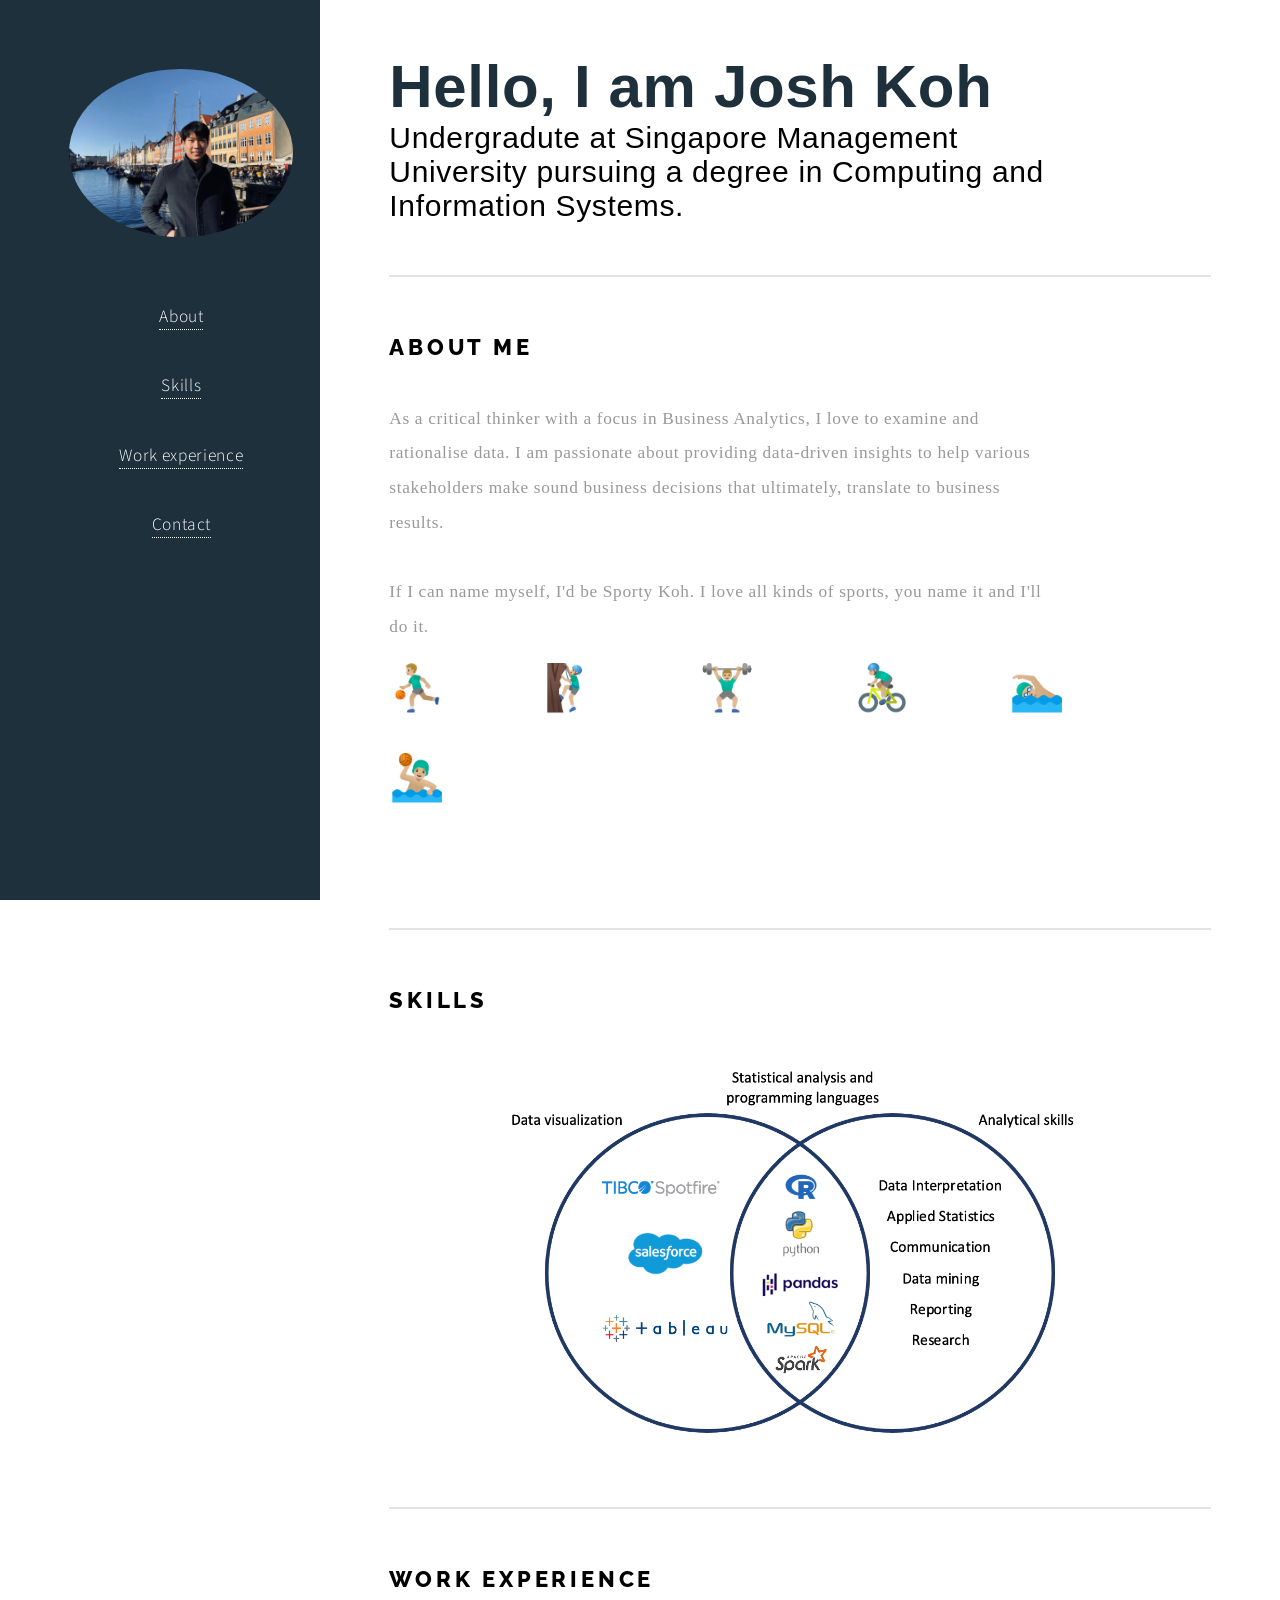
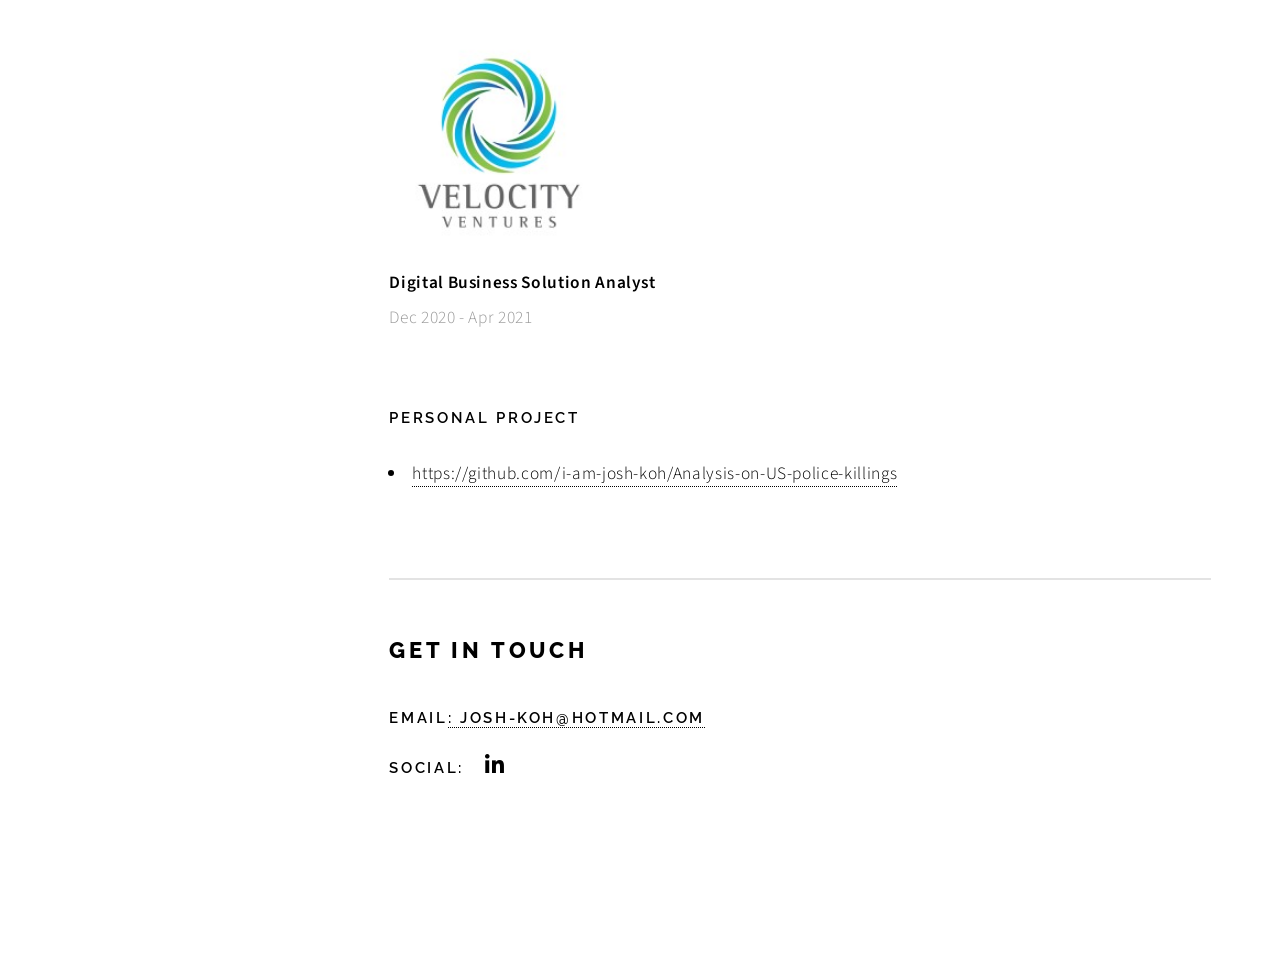
<file: index.html>
<!DOCTYPE HTML>
<html>

<head>
	<title>Josh Koh</title>
	<meta charset="utf-8" />
	<meta name="viewport" content="width=device-width, initial-scale=1, user-scalable=no" />
	<meta name="description" content="" />
	<meta name="keywords" content="" />
	<link rel="stylesheet" href="assets/css/main.css" />
</head>

<body class="is-preload">

	<!-- Wrapper -->
	<div id="wrapper">
		<!-- Intro -->
		<section class="intro">
			<header>
				<img class="profile" src="./images/Profile3.jpg" style="border-radius: 50%;">
				<div class="intro-header-div">
					<p><a href="#about">About</a></p>
					<p><a href="#skills">Skills</a></p>
					<p><a href="#experience">Work experience</a></p>
					<p><a href="#contact">Contact</a></p>
				</div>
			</header>
		</section>

		<section>
			<div class="content intro-content">
				<div class="container" id="about">
					<p class="p-header">Hello, I am Josh Koh</p>
					<p class="p-sub-header">Undergradute at Singapore Management University pursuing a degree in
						Computing and Information Systems.</p>
						<hr>
						<h2>About me</h2>
					<p class="p-desc"> As a critical thinker with a focus in Business Analytics,
						I love to examine and rationalise data. I am passionate about
						providing data-driven insights to help various stakeholders make sound business decisions that
						ultimately, translate to business results.</p>

					<!-- <p class="p-desc"> Equipped with knowledge and skillsets in various , I aspire to be a data scientist / analyst </p> -->

					<p class="p-desc">If I can name myself, I'd be Sporty Koh. I love all kinds of sports, you name it and I'll do it.</p>
					<p class="emoji"> ⛹🏼‍♂️  🧗🏼‍♂️  🏋🏼‍♂️  🚴🏼‍♂️  🏊🏼‍♂️  🤽🏼‍♂️</p>
					
					<!-- <h3 style="margin-top: 4rem">Guiding principle</h3>
					<p class="p-desc">Humility</p>
					<p class="p-desc">Curiosity</p>
					<p class="p-desc">Discipline</p> -->
					
				</div>
			</div>
		</section>
		<section>
			<div class="content">
				<hr>
				<h2 id="skills">Skills</h2>
				<!-- <ul class="feature-icons">
					<li class="icon solid fa-laptop">Consequat tempus</li>
					<li class="icon solid fa-bolt">Etiam adipiscing</li>
					<li class="icon solid fa-signal">Libero nullam</li>
					<li class="icon solid fa-cog">Blandit condimentum</li>
					<li class="icon solid fa-map-marker-alt">Lorem ipsum dolor</li>
					<li class="icon solid fa-code">Nibh amet venenatis</li>
				</ul> -->
				<img src="./images/Skills/skills.png" class="skillsets">
				<!-- <ul class="feature-skills">
					<li><img src="./images/Skills/Python.png" class="python"></li>
					<li><img src="./images/Skills/R.png" class="r"></li>
					<li><img src="./images/Skills/salesforce-logo.png" class="salesforce"></li>
					<li><img src="./images/Skills/Spark.png" class="spark"></li>
					<li><img src="./images/Skills/SQL.png" class="sql"></li>
					<li><img src="./images/Skills/Tableau-Logo.png" class="tableau"></li>
					<li><img src="./images/Skills/tibco.png" class="tibco"></li>
				</ul> -->
			</div>
		</section>
		<section>
			<div class="content">
				<hr>
				<h2 id="experience">Work Experience</h2>
				<img src="./images/Skills/velocityventures.jpeg" class="experience">
				<p style="margin-bottom: 0;"><b>Digital Business Solution Analyst</b></p>
				<p style="color: #999999;">Dec 2020 - Apr 2021</p>

				<h3 style="margin-top: 4rem">personal project</h3>
				<ul>
					<li>
						<a href="https://github.com/i-am-josh-koh/Analysis-on-US-police-killings/blob/main/Analysis%20on%20US%20police%20killings%20data.ipynb" target="_blank" style="color: black;z-index: 2;">https://github.com/i-am-josh-koh/Analysis-on-US-police-killings</a>
					</li>
				</ul>
			</div>
		</section>

		<!-- Section -->
		<section>
			<div class="content">
				<hr>
				<h2 id="contact">Get in touch</h2>
				<footer>
					<ul class="items">
						<li>
							<h3>Email<a>: josh-koh@hotmail.com</a></h3>
							<ul class="icons">
								<h3>Social: <li><a href="https://www.linkedin.com/in/josh-koh-551821180/"
											target="blank" class="icon brands fa-linkedin-in"
											style="color: black;"><span class="label">LinkedIn</span></a></li>
								</h3>
							</ul>
						</li>
						</li>
					</ul>
				</footer>
				<!-- <form>
					<div class="fields">
						<div class="field half">
							<input type="text" name="name" id="name" placeholder="Name" />
						</div>
						<div class="field half">
							<input type="email" name="email" id="email" placeholder="Email" />
						</div>
						<div class="field">
							<textarea name="message" id="message" placeholder="Message" rows="7"></textarea>
						</div>
					</div>
					<ul class="actions">
						<li><input type="submit" value="Send Message" class="button primary" /></li>
					</ul>
				</form> -->
			</div>
		</section>
	</div>

	<!-- Scripts -->
	<script src="assets/js/jquery.min.js"></script>
	<script src="assets/js/jquery.scrolly.min.js"></script>
	<script src="assets/js/browser.min.js"></script>
	<script src="assets/js/breakpoints.min.js"></script>
	<script src="assets/js/util.js"></script>
	<script src="assets/js/main.js"></script>

</body>

</html>
</file>
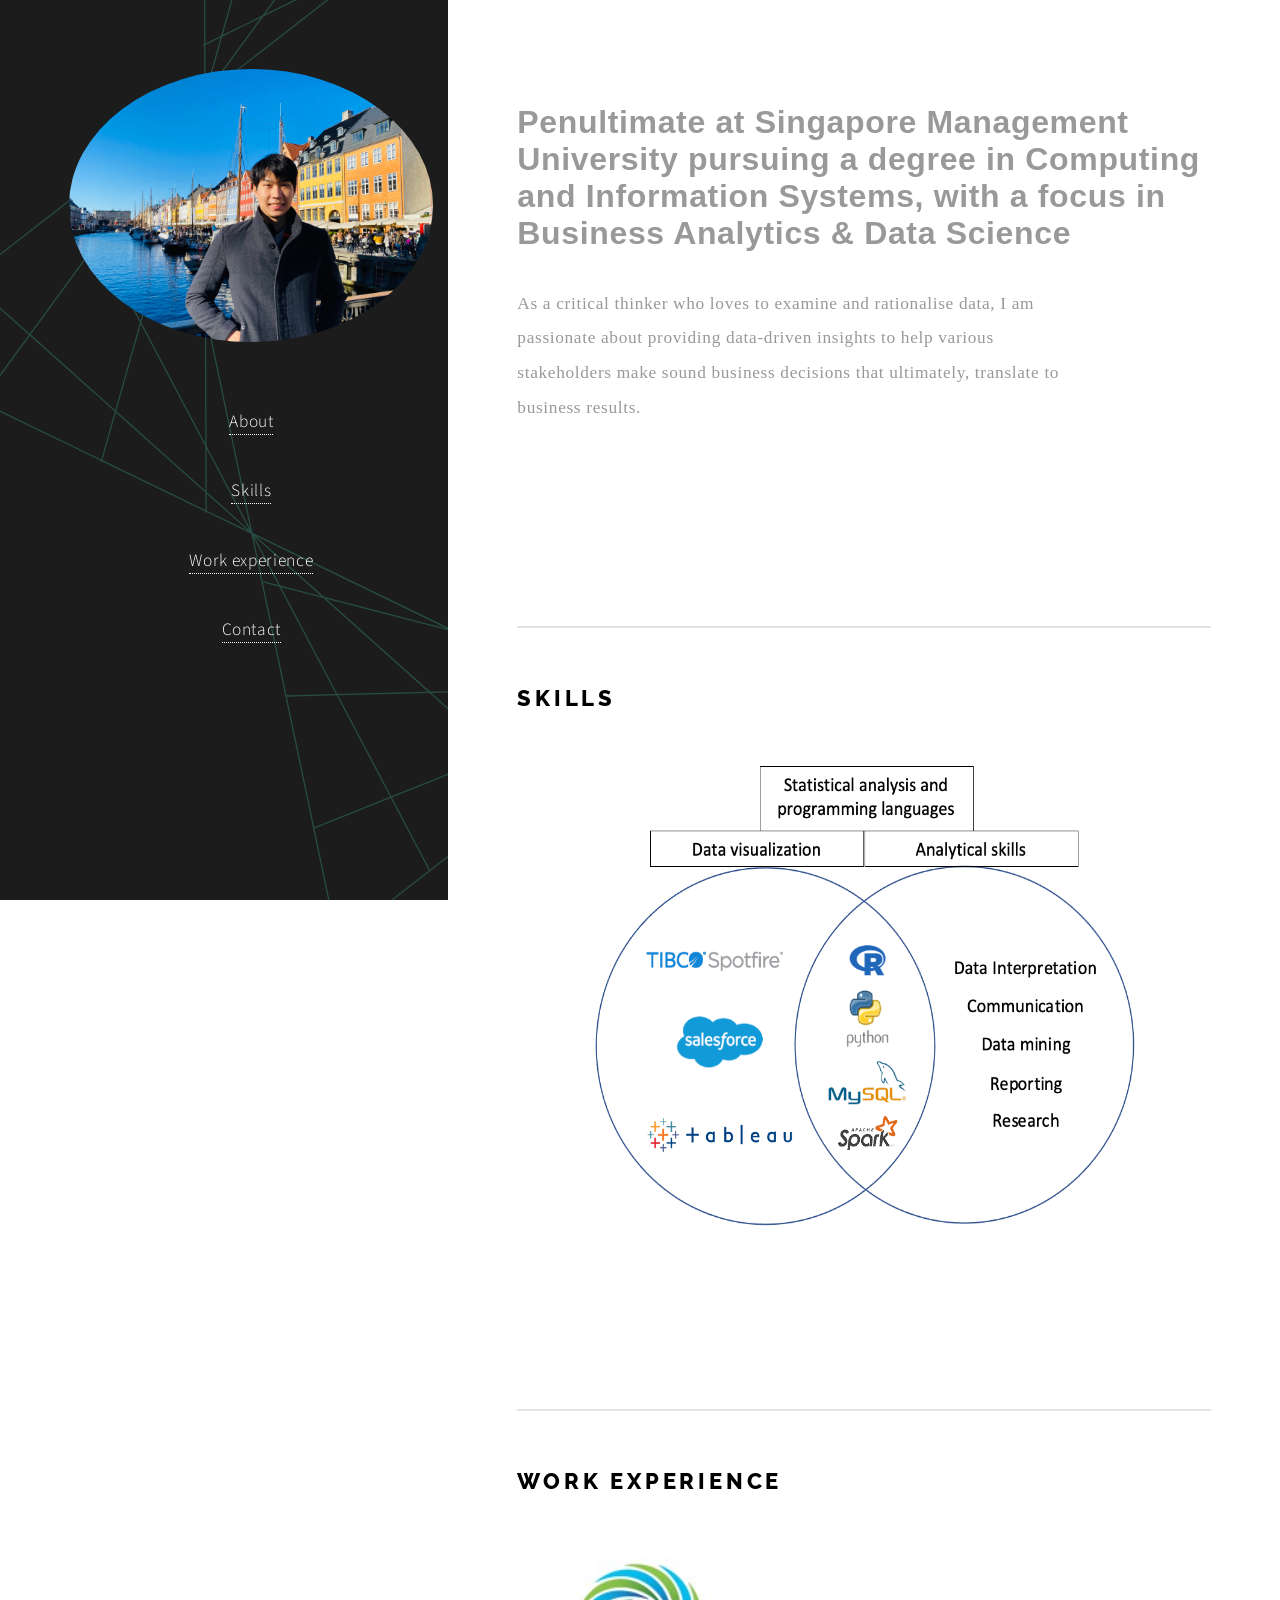
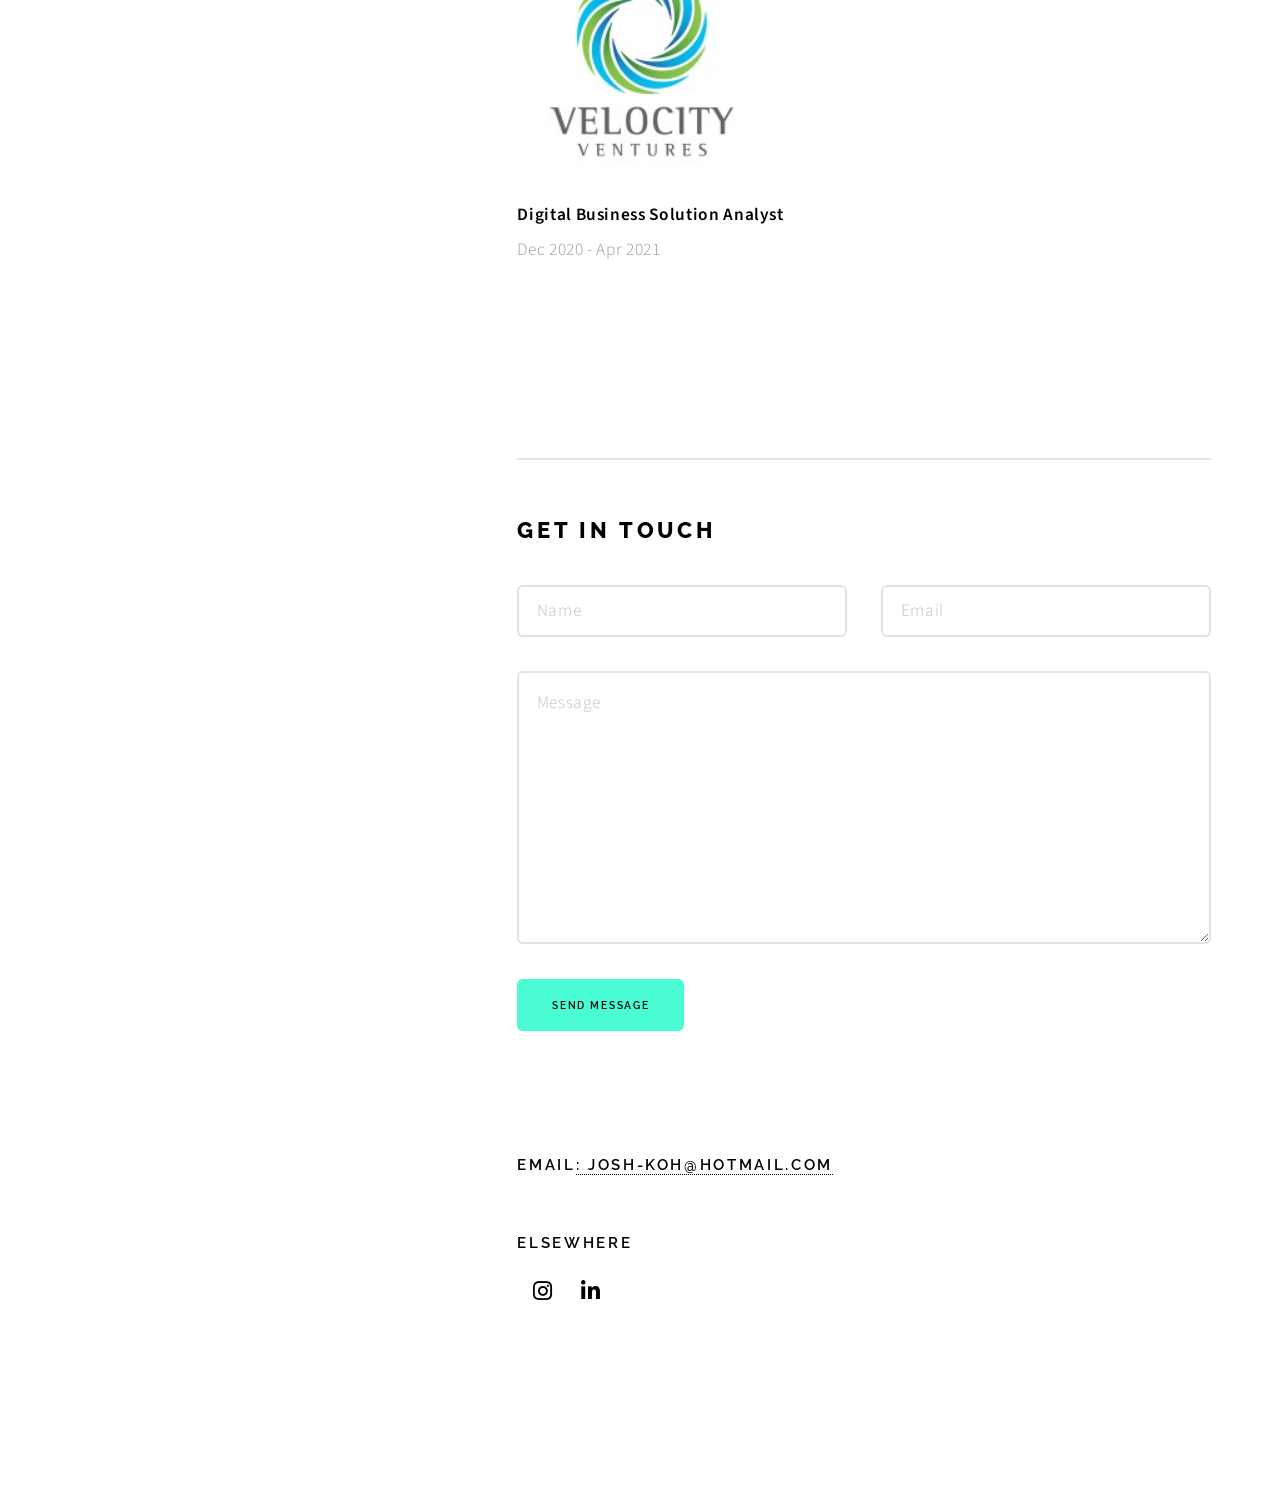
<file: root/index.html>
<!DOCTYPE HTML>
<!--
	Paradigm Shift by HTML5 UP
	html5up.net | @ajlkn
	Free for personal and commercial use under the CCA 3.0 license (html5up.net/license)
-->
<html>

<head>
	<title>Josh Koh</title>
	<meta charset="utf-8" />
	<meta name="viewport" content="width=device-width, initial-scale=1, user-scalable=no" />
	<meta name="description" content="" />
	<meta name="keywords" content="" />
	<link rel="stylesheet" href="assets/css/main.css" />
</head>

<body class="is-preload">

	<!-- Wrapper -->
	<div id="wrapper">
		<!-- Intro -->
		<section class="intro">
			<header>
				<img class="profile" src="./images/Profile.jpg" style="border-radius: 50%; position: relative;">
				<p style="padding-top: 50px;"><a href="#about">About</a></p>
				<p><a href="#skill">Skills</a></p>
				<p><a href="#">Work experience</a></p>
				<p><a href="#contact">Contact</a></p>
			</header>
			<!-- <div class="content">
				<div class="container" style="text-align: center;">
					<p class="p-header">Penultimate at Singapore Management University pursuing a bachelor degree in
						Computing and Information Systems - Business Analytics</p>
				</div>
			</div> -->
		</section>

		<section>
			<div class="content" id="about">
				<div class="container">
					<p class=" p-header">Penultimate at Singapore Management University pursuing a degree in
						Computing and Information Systems, with a focus in Business Analytics & Data Science</p>
				</div>
				<p class="p-desc">As a critical thinker who loves to examine and rationalise data, I am passionate about
					providing data-driven insights to help various stakeholders make sound business decisions that
					ultimately,
					translate to business results.</p>
			</div>
		</section>
		<section>
			<div class="content" id="skill" style="margin-top: 5vh;">
				<hr>
				<h2>Skills</h2>
				<!-- <ul class="feature-icons">
					<li class="icon solid fa-laptop">Consequat tempus</li>
					<li class="icon solid fa-bolt">Etiam adipiscing</li>
					<li class="icon solid fa-signal">Libero nullam</li>
					<li class="icon solid fa-cog">Blandit condimentum</li>
					<li class="icon solid fa-map-marker-alt">Lorem ipsum dolor</li>
					<li class="icon solid fa-code">Nibh amet venenatis</li>
				</ul> -->
				<img src="./images/Skills/skills.png" class="skillsets">
				<!-- <ul class="feature-skills">
					<li><img src="./images/Skills/Python.png" class="python"></li>
					<li><img src="./images/Skills/R.png" class="r"></li>
					<li><img src="./images/Skills/salesforce-logo.png" class="salesforce"></li>
					<li><img src="./images/Skills/Spark.png" class="spark"></li>
					<li><img src="./images/Skills/SQL.png" class="sql"></li>
					<li><img src="./images/Skills/Tableau-Logo.png" class="tableau"></li>
					<li><img src="./images/Skills/tibco.png" class="tibco"></li>
				</ul> -->
			</div>
		</section>
		<section>
			<div class="content">
				<hr>
				<h2>Work Experience</h2>
				<img src="./images/Skills/velocityventures.jpeg" class="experience">
				<p style="margin-bottom: 0;"><b>Digital Business Solution Analyst</b></p>
				<p style="color: #999999;">Dec 2020 - Apr 2021</p>
			</div>
		</section>

		<!-- Section -->
		<section>
			<div class="content" id="contact">
				<hr>
				<h2>Get in touch</h2>
				<form>
					<div class="fields">
						<div class="field half">
							<input type="text" name="name" id="name" placeholder="Name" />
						</div>
						<div class="field half">
							<input type="email" name="email" id="email" placeholder="Email" />
						</div>
						<div class="field">
							<textarea name="message" id="message" placeholder="Message" rows="7"></textarea>
						</div>
					</div>
					<ul class="actions">
						<li><input type="submit" value="Send Message" class="button primary" /></li>
					</ul>
				</form>

				<footer>
					<ul class="items">
						<li>
							<h3>Email<a>: josh-koh@hotmail.com</a></h3>
						</li>
						<li>
							<h3>Elsewhere</h3>
							<ul class="icons">
								<li><a href="#" class="icon brands fa-instagram" style="color: black;"><span
											class="label">Instagram</span></a></li>
								<li><a href="https://www.linkedin.com/in/yu-xuan-koh-551821180/" target="blank"
										class="icon brands fa-linkedin-in" style="color: black;"><span
											class="label">LinkedIn</span></a></li>
						</li>
					</ul>
					</li>
					</ul>
				</footer>
			</div>
		</section>
	</div>

	<!-- Scripts -->
	<script src="assets/js/jquery.min.js"></script>
	<script src="assets/js/jquery.scrolly.min.js"></script>
	<script src="assets/js/browser.min.js"></script>
	<script src="assets/js/breakpoints.min.js"></script>
	<script src="assets/js/util.js"></script>
	<script src="assets/js/main.js"></script>

</body>

</html>
</file>
<file: assets/css/main.css>
@import url(fontawesome-all.min.css);
@import url("https://fonts.googleapis.com/css?family=Source+Sans+Pro:300,600,700,300i,600i,700i|Raleway:600,800");


html, body, div, span, applet, object,
iframe, h1, h2, h3, h4, h5, h6, p, blockquote,
pre, a, abbr, acronym, address, big, cite,
code, del, dfn, em, img, ins, kbd, q, s, samp,
small, strike, strong, sub, sup, tt, var, b,
u, i, center, dl, dt, dd, ol, ul, li, fieldset,
form, label, legend, table, caption, tbody,
tfoot, thead, tr, th, td, article, aside,
canvas, details, embed, figure, figcaption,
footer, header, hgroup, menu, nav, output, ruby,
section, summary, time, mark, audio, video {
	margin: 0;
	padding: 0;
	border: 0;
	font-size: 100%;
	font: inherit;
	vertical-align: baseline;}

article, aside, details, figcaption, figure,
footer, header, hgroup, menu, nav, section {
	display: block;}

body {
	line-height: 1;
}

ol, ul {
	list-style: none;
}

blockquote, q {
	quotes: none;
}

	blockquote:before, blockquote:after, q:before, q:after {
		content: '';
		content: none;
	}

table {
	border-collapse: collapse;
	border-spacing: 0;
}

body {
	-webkit-text-size-adjust: none;
}

mark {
	background-color: transparent;
	color: inherit;
}

input::-moz-focus-inner {
	border: 0;
	padding: 0;
}

input, select, textarea {
	-moz-appearance: none;
	-webkit-appearance: none;
	-ms-appearance: none;
	appearance: none;
}

/* Basic */

	@-ms-viewport {
		width: device-width;
	}

	body {
		-ms-overflow-style: scrollbar;
	}

	@media screen and (max-width: 480px) {

		html, body {
			min-width: 320px;
		}

	}

	html {
		box-sizing: border-box;
	}

	*, *:before, *:after {
		box-sizing: inherit;
	}

	html {
		overflow-x: hidden;
	}

	body {
		background: #ffffff;
		overflow-x: hidden;
	}

		body.is-preload *, body.is-preload *:before, body.is-preload *:after {
			-moz-animation: none !important;
			-webkit-animation: none !important;
			-ms-animation: none !important;
			animation: none !important;
			-moz-transition: none !important;
			-webkit-transition: none !important;
			-ms-transition: none !important;
			transition: none !important;
		}

/* Typography */

	html {
		font-size: 18pt;
	}

		@media screen and (max-width: 1920px) {

			html {
				font-size: 13pt;
			}

		}

		@media screen and (max-width: 1152px) {

			html {
				font-size: 14pt;
			}

		}

		@media screen and (max-width: 736px) {

			html {
				font-size: 12pt;
			}

		}

		@media screen and (max-width: 480px) {

			html {
				font-size: 11pt;
			}

		}

	body {
		background-color: #ffffff;
		color: #000000;
	}

	body, input, select, textarea {
		color: #000000;
		font-family: "Source Sans Pro", Helvetica, sans-serif;
		font-size: 1rem;
		font-weight: 300;
		letter-spacing: 0.0375em;
		line-height: 2;
	}

	a {
		-moz-transition: border-bottom-color 0.25s ease-in-out;
		-webkit-transition: border-bottom-color 0.25s ease-in-out;
		-ms-transition: border-bottom-color 0.25s ease-in-out;
		transition: border-bottom-color 0.25s ease-in-out;
		text-decoration: none;
		color: white;
		border-bottom: dotted 1px;
	}

		a:hover {
			text-decoration: none;
			border-bottom-color: transparent;
		}

	strong, b {
		font-weight: 600;
		color: #000000;
	}

	em, i {
		font-style: italic;
	}

	p {
		margin: 0 0 2rem 0;
	}

	h1, h2, h3, h4, h5, h6 {
		color: #000000;
		font-family: "Raleway", Helvetica, sans-serif;
		font-weight: 600;
		letter-spacing: 0.175em;
		line-height: 1.75;
		margin: 0 0 1.5rem 0;
		text-transform: uppercase;
	}

		h1 a, h2 a, h3 a, h4 a, h5 a, h6 a {
			color: inherit;
			text-decoration: none;
		}

	h1 {
		font-family: "Source Sans Pro", Helvetica, sans-serif;
		font-size: 5rem;
		font-weight: 700;
		letter-spacing: -0.05em;
		line-height: 1.1;
		margin: 0 0 1.5rem 0;
		text-transform: none;
	}

	h2 {
		font-size: 1.25rem;
		font-weight: 800;
		margin: 0 0 2rem 0;
	}

	h3 {
		font-size: 0.875rem;
	}

	h4 {
		font-size: 0.875rem;
	}

	h5 {
		font-size: 0.75rem;
	}

	h6 {
		font-size: 0.625rem;
	}

	@media screen and (max-width: 736px) {

		h1 {
			font-size: 4.5rem;
			line-height: 1.1;
		}

		h2 {
			font-size: 1.25rem;
			line-height: 1.7;
		}

		h3 {
			font-size: 0.9rem;
		}

		h4 {
			font-size: 0.75rem;
		}

		h5 {
			font-size: 0.675rem;
		}

	}

	@media screen and (max-width: 360px) {

		h1 {
			font-size: 3.75rem;
		}

		h2 {
			font-size: 1.125rem;
		}

		h3 {
			font-size: 0.8rem;
		}

		h4 {
			font-size: 0.675rem;
		}

		h5 {
			font-size: 0.675rem;
		}

	}

	sub {
		font-size: 0.8rem;
		position: relative;
		top: 0.5rem;
	}

	sup {
		font-size: 0.8rem;
		position: relative;
		top: -0.5rem;
	}

	blockquote {
		border-left: solid 0.5rem rgba(144, 144, 144, 0.25);
		font-style: italic;
		margin: 0 0 2rem 0;
		padding: 1rem 0 1rem 2rem;
	}

	code {
		background: rgba(144, 144, 144, 0.1);
		border-radius: 0.325rem;
		font-family: "Courier New", monospace;
		font-size: 0.9rem;
		margin: 0 0.25rem;
		padding: 0.25rem 0.65rem;
	}

	pre {
		-webkit-overflow-scrolling: touch;
		font-family: "Courier New", monospace;
		font-size: 0.9rem;
		margin: 0 0 2rem 0;
		width: 100%;
	}

		pre code {
			display: block;
			line-height: 1.75;
			padding: 1rem 1.5rem;
			overflow-x: auto;
		}

	hr {
		border: 0;
		border-bottom: solid 2px rgba(144, 144, 144, 0.25);
		margin: 3rem 0;
	}

		hr.major {
			margin: 5rem 0;
		}

		@media screen and (max-width: 736px) {

			hr.major {
				margin: 3rem 0;
			}

		}

/* Row */

	.row {
		display: flex;
		flex-wrap: wrap;
		box-sizing: border-box;
		align-items: stretch;
	}

		.row > * {
			box-sizing: border-box;
		}

		.row.gtr-uniform > * > :last-child {
			margin-bottom: 0;
		}

		.row.aln-left {
			justify-content: flex-start;
		}

		.row.aln-center {
			justify-content: center;
		}

		.row.aln-right {
			justify-content: flex-end;
		}

		.row.aln-top {
			align-items: flex-start;
		}

		.row.aln-middle {
			align-items: center;
		}

		.row.aln-bottom {
			align-items: flex-end;
		}

		.row > .imp {
			order: -1;
		}

		.row > .col-1 {
			width: 8.33333%;
		}

		.row > .off-1 {
			margin-left: 8.33333%;
		}

		.row > .col-2 {
			width: 16.66667%;
		}

		.row > .off-2 {
			margin-left: 16.66667%;
		}

		.row > .col-3 {
			width: 25%;
		}

		.row > .off-3 {
			margin-left: 25%;
		}

		.row > .col-4 {
			width: 33.33333%;
		}

		.row > .off-4 {
			margin-left: 33.33333%;
		}

		.row > .col-5 {
			width: 41.66667%;
		}

		.row > .off-5 {
			margin-left: 41.66667%;
		}

		.row > .col-6 {
			width: 50%;
		}

		.row > .off-6 {
			margin-left: 50%;
		}

		.row > .col-7 {
			width: 58.33333%;
		}

		.row > .off-7 {
			margin-left: 58.33333%;
		}

		.row > .col-8 {
			width: 66.66667%;
		}

		.row > .off-8 {
			margin-left: 66.66667%;
		}

		.row > .col-9 {
			width: 75%;
		}

		.row > .off-9 {
			margin-left: 75%;
		}

		.row > .col-10 {
			width: 83.33333%;
		}

		.row > .off-10 {
			margin-left: 83.33333%;
		}

		.row > .col-11 {
			width: 91.66667%;
		}

		.row > .off-11 {
			margin-left: 91.66667%;
		}

		.row > .col-12 {
			width: 100%;
		}

		.row > .off-12 {
			margin-left: 100%;
		}

		.row.gtr-0 {
			margin-top: 0;
			margin-left: 0rem;
		}

			.row.gtr-0 > * {
				padding: 0 0 0 0rem;
			}

			.row.gtr-0.gtr-uniform {
				margin-top: 0rem;
			}

				.row.gtr-0.gtr-uniform > * {
					padding-top: 0rem;
				}

		.row.gtr-25 {
			margin-top: 0;
			margin-left: -0.5rem;
		}

			.row.gtr-25 > * {
				padding: 0 0 0 0.5rem;
			}

			.row.gtr-25.gtr-uniform {
				margin-top: -0.5rem;
			}

				.row.gtr-25.gtr-uniform > * {
					padding-top: 0.5rem;
				}

		.row.gtr-50 {
			margin-top: 0;
			margin-left: -1rem;
		}

			.row.gtr-50 > * {
				padding: 0 0 0 1rem;
			}

			.row.gtr-50.gtr-uniform {
				margin-top: -1rem;
			}

				.row.gtr-50.gtr-uniform > * {
					padding-top: 1rem;
				}

		.row {
			margin-top: 0;
			margin-left: -2rem;
		}

			.row > * {
				padding: 0 0 0 2rem;
			}

			.row.gtr-uniform {
				margin-top: -2rem;
			}

				.row.gtr-uniform > * {
					padding-top: 2rem;
				}

		.row.gtr-150 {
			margin-top: 0;
			margin-left: -3rem;
		}

			.row.gtr-150 > * {
				padding: 0 0 0 3rem;
			}

			.row.gtr-150.gtr-uniform {
				margin-top: -3rem;
			}

				.row.gtr-150.gtr-uniform > * {
					padding-top: 3rem;
				}

		.row.gtr-200 {
			margin-top: 0;
			margin-left: -4rem;
		}

			.row.gtr-200 > * {
				padding: 0 0 0 4rem;
			}

			.row.gtr-200.gtr-uniform {
				margin-top: -4rem;
			}

				.row.gtr-200.gtr-uniform > * {
					padding-top: 4rem;
				}

		@media screen and (max-width: 1920px) {

			.row {
				display: flex;
				flex-wrap: wrap;
				box-sizing: border-box;
				align-items: stretch;
			}

				.row > * {
					box-sizing: border-box;
				}

				.row.gtr-uniform > * > :last-child {
					margin-bottom: 0;
				}

				.row.aln-left {
					justify-content: flex-start;
				}

				.row.aln-center {
					justify-content: center;
				}

				.row.aln-right {
					justify-content: flex-end;
				}

				.row.aln-top {
					align-items: flex-start;
				}

				.row.aln-middle {
					align-items: center;
				}

				.row.aln-bottom {
					align-items: flex-end;
				}

				.row > .imp-xlarge {
					order: -1;
				}

				.row > .col-1-xlarge {
					width: 8.33333%;
				}

				.row > .off-1-xlarge {
					margin-left: 8.33333%;
				}

				.row > .col-2-xlarge {
					width: 16.66667%;
				}

				.row > .off-2-xlarge {
					margin-left: 16.66667%;
				}

				.row > .col-3-xlarge {
					width: 25%;
				}

				.row > .off-3-xlarge {
					margin-left: 25%;
				}

				.row > .col-4-xlarge {
					width: 33.33333%;
				}

				.row > .off-4-xlarge {
					margin-left: 33.33333%;
				}

				.row > .col-5-xlarge {
					width: 41.66667%;
				}

				.row > .off-5-xlarge {
					margin-left: 41.66667%;
				}

				.row > .col-6-xlarge {
					width: 50%;
				}

				.row > .off-6-xlarge {
					margin-left: 50%;
				}

				.row > .col-7-xlarge {
					width: 58.33333%;
				}

				.row > .off-7-xlarge {
					margin-left: 58.33333%;
				}

				.row > .col-8-xlarge {
					width: 66.66667%;
				}

				.row > .off-8-xlarge {
					margin-left: 66.66667%;
				}

				.row > .col-9-xlarge {
					width: 75%;
				}

				.row > .off-9-xlarge {
					margin-left: 75%;
				}

				.row > .col-10-xlarge {
					width: 83.33333%;
				}

				.row > .off-10-xlarge {
					margin-left: 83.33333%;
				}

				.row > .col-11-xlarge {
					width: 91.66667%;
				}

				.row > .off-11-xlarge {
					margin-left: 91.66667%;
				}

				.row > .col-12-xlarge {
					width: 100%;
				}

				.row > .off-12-xlarge {
					margin-left: 100%;
				}

				.row.gtr-0 {
					margin-top: 0;
					margin-left: 0rem;
				}

					.row.gtr-0 > * {
						padding: 0 0 0 0rem;
					}

					.row.gtr-0.gtr-uniform {
						margin-top: 0rem;
					}

						.row.gtr-0.gtr-uniform > * {
							padding-top: 0rem;
						}

				.row.gtr-25 {
					margin-top: 0;
					margin-left: -0.5rem;
				}

					.row.gtr-25 > * {
						padding: 0 0 0 0.5rem;
					}

					.row.gtr-25.gtr-uniform {
						margin-top: -0.5rem;
					}

						.row.gtr-25.gtr-uniform > * {
							padding-top: 0.5rem;
						}

				.row.gtr-50 {
					margin-top: 0;
					margin-left: -1rem;
				}

					.row.gtr-50 > * {
						padding: 0 0 0 1rem;
					}

					.row.gtr-50.gtr-uniform {
						margin-top: -1rem;
					}

						.row.gtr-50.gtr-uniform > * {
							padding-top: 1rem;
						}

				.row {
					margin-top: 0;
					margin-left: -2rem;
				}

					.row > * {
						padding: 0 0 0 2rem;
					}

					.row.gtr-uniform {
						margin-top: -2rem;
					}

						.row.gtr-uniform > * {
							padding-top: 2rem;
						}

				.row.gtr-150 {
					margin-top: 0;
					margin-left: -3rem;
				}

					.row.gtr-150 > * {
						padding: 0 0 0 3rem;
					}

					.row.gtr-150.gtr-uniform {
						margin-top: -3rem;
					}

						.row.gtr-150.gtr-uniform > * {
							padding-top: 3rem;
						}

				.row.gtr-200 {
					margin-top: 0;
					margin-left: -4rem;
				}

					.row.gtr-200 > * {
						padding: 0 0 0 4rem;
					}

					.row.gtr-200.gtr-uniform {
						margin-top: -4rem;
					}

						.row.gtr-200.gtr-uniform > * {
							padding-top: 4rem;
						}

		}

		@media screen and (max-width: 1280px) {

			.row {
				display: flex;
				flex-wrap: wrap;
				box-sizing: border-box;
				align-items: stretch;
			}

				.row > * {
					box-sizing: border-box;
				}

				.row.gtr-uniform > * > :last-child {
					margin-bottom: 0;
				}

				.row.aln-left {
					justify-content: flex-start;
				}

				.row.aln-center {
					justify-content: center;
				}

				.row.aln-right {
					justify-content: flex-end;
				}

				.row.aln-top {
					align-items: flex-start;
				}

				.row.aln-middle {
					align-items: center;
				}

				.row.aln-bottom {
					align-items: flex-end;
				}

				.row > .imp-large {
					order: -1;
				}

				.row > .col-1-large {
					width: 8.33333%;
				}

				.row > .off-1-large {
					margin-left: 8.33333%;
				}

				.row > .col-2-large {
					width: 16.66667%;
				}

				.row > .off-2-large {
					margin-left: 16.66667%;
				}

				.row > .col-3-large {
					width: 25%;
				}

				.row > .off-3-large {
					margin-left: 25%;
				}

				.row > .col-4-large {
					width: 33.33333%;
				}

				.row > .off-4-large {
					margin-left: 33.33333%;
				}

				.row > .col-5-large {
					width: 41.66667%;
				}

				.row > .off-5-large {
					margin-left: 41.66667%;
				}

				.row > .col-6-large {
					width: 50%;
				}

				.row > .off-6-large {
					margin-left: 50%;
				}

				.row > .col-7-large {
					width: 58.33333%;
				}

				.row > .off-7-large {
					margin-left: 58.33333%;
				}

				.row > .col-8-large {
					width: 66.66667%;
				}

				.row > .off-8-large {
					margin-left: 66.66667%;
				}

				.row > .col-9-large {
					width: 75%;
				}

				.row > .off-9-large {
					margin-left: 75%;
				}

				.row > .col-10-large {
					width: 83.33333%;
				}

				.row > .off-10-large {
					margin-left: 83.33333%;
				}

				.row > .col-11-large {
					width: 91.66667%;
				}

				.row > .off-11-large {
					margin-left: 91.66667%;
				}

				.row > .col-12-large {
					width: 100%;
				}

				.row > .off-12-large {
					margin-left: 100%;
				}

				.row.gtr-0 {
					margin-top: 0;
					margin-left: 0rem;
				}

					.row.gtr-0 > * {
						padding: 0 0 0 0rem;
					}

					.row.gtr-0.gtr-uniform {
						margin-top: 0rem;
					}

						.row.gtr-0.gtr-uniform > * {
							padding-top: 0rem;
						}

				.row.gtr-25 {
					margin-top: 0;
					margin-left: -0.375rem;
				}

					.row.gtr-25 > * {
						padding: 0 0 0 0.375rem;
					}

					.row.gtr-25.gtr-uniform {
						margin-top: -0.375rem;
					}

						.row.gtr-25.gtr-uniform > * {
							padding-top: 0.375rem;
						}

				.row.gtr-50 {
					margin-top: 0;
					margin-left: -0.75rem;
				}

					.row.gtr-50 > * {
						padding: 0 0 0 0.75rem;
					}

					.row.gtr-50.gtr-uniform {
						margin-top: -0.75rem;
					}

						.row.gtr-50.gtr-uniform > * {
							padding-top: 0.75rem;
						}

				.row {
					margin-top: 0;
					margin-left: -1.5rem;
				}

					.row > * {
						padding: 0 0 0 1.5rem;
					}

					.row.gtr-uniform {
						margin-top: -1.5rem;
					}

						.row.gtr-uniform > * {
							padding-top: 1.5rem;
						}

				.row.gtr-150 {
					margin-top: 0;
					margin-left: -2.25rem;
				}

					.row.gtr-150 > * {
						padding: 0 0 0 2.25rem;
					}

					.row.gtr-150.gtr-uniform {
						margin-top: -2.25rem;
					}

						.row.gtr-150.gtr-uniform > * {
							padding-top: 2.25rem;
						}

				.row.gtr-200 {
					margin-top: 0;
					margin-left: -3rem;
				}

					.row.gtr-200 > * {
						padding: 0 0 0 3rem;
					}

					.row.gtr-200.gtr-uniform {
						margin-top: -3rem;
					}

						.row.gtr-200.gtr-uniform > * {
							padding-top: 3rem;
						}

		}

		@media screen and (max-width: 1152px) {

			.row {
				display: flex;
				flex-wrap: wrap;
				box-sizing: border-box;
				align-items: stretch;
			}

				.row > * {
					box-sizing: border-box;
				}

				.row.gtr-uniform > * > :last-child {
					margin-bottom: 0;
				}

				.row.aln-left {
					justify-content: flex-start;
				}

				.row.aln-center {
					justify-content: center;
				}

				.row.aln-right {
					justify-content: flex-end;
				}

				.row.aln-top {
					align-items: flex-start;
				}

				.row.aln-middle {
					align-items: center;
				}

				.row.aln-bottom {
					align-items: flex-end;
				}

				.row > .imp-medium {
					order: -1;
				}

				.row > .col-1-medium {
					width: 8.33333%;
				}

				.row > .off-1-medium {
					margin-left: 8.33333%;
				}

				.row > .col-2-medium {
					width: 16.66667%;
				}

				.row > .off-2-medium {
					margin-left: 16.66667%;
				}

				.row > .col-3-medium {
					width: 25%;
				}

				.row > .off-3-medium {
					margin-left: 25%;
				}

				.row > .col-4-medium {
					width: 33.33333%;
				}

				.row > .off-4-medium {
					margin-left: 33.33333%;
				}

				.row > .col-5-medium {
					width: 41.66667%;
				}

				.row > .off-5-medium {
					margin-left: 41.66667%;
				}

				.row > .col-6-medium {
					width: 50%;
				}

				.row > .off-6-medium {
					margin-left: 50%;
				}

				.row > .col-7-medium {
					width: 58.33333%;
				}

				.row > .off-7-medium {
					margin-left: 58.33333%;
				}

				.row > .col-8-medium {
					width: 66.66667%;
				}

				.row > .off-8-medium {
					margin-left: 66.66667%;
				}

				.row > .col-9-medium {
					width: 75%;
				}

				.row > .off-9-medium {
					margin-left: 75%;
				}

				.row > .col-10-medium {
					width: 83.33333%;
				}

				.row > .off-10-medium {
					margin-left: 83.33333%;
				}

				.row > .col-11-medium {
					width: 91.66667%;
				}

				.row > .off-11-medium {
					margin-left: 91.66667%;
				}

				.row > .col-12-medium {
					width: 100%;
				}

				.row > .off-12-medium {
					margin-left: 100%;
				}

				.row.gtr-0 {
					margin-top: 0;
					margin-left: 0rem;
				}

					.row.gtr-0 > * {
						padding: 0 0 0 0rem;
					}

					.row.gtr-0.gtr-uniform {
						margin-top: 0rem;
					}

						.row.gtr-0.gtr-uniform > * {
							padding-top: 0rem;
						}

				.row.gtr-25 {
					margin-top: 0;
					margin-left: -0.375rem;
				}

					.row.gtr-25 > * {
						padding: 0 0 0 0.375rem;
					}

					.row.gtr-25.gtr-uniform {
						margin-top: -0.375rem;
					}

						.row.gtr-25.gtr-uniform > * {
							padding-top: 0.375rem;
						}

				.row.gtr-50 {
					margin-top: 0;
					margin-left: -0.75rem;
				}

					.row.gtr-50 > * {
						padding: 0 0 0 0.75rem;
					}

					.row.gtr-50.gtr-uniform {
						margin-top: -0.75rem;
					}

						.row.gtr-50.gtr-uniform > * {
							padding-top: 0.75rem;
						}

				.row {
					margin-top: 0;
					margin-left: -1.5rem;
				}

					.row > * {
						padding: 0 0 0 1.5rem;
					}

					.row.gtr-uniform {
						margin-top: -1.5rem;
					}

						.row.gtr-uniform > * {
							padding-top: 1.5rem;
						}

				.row.gtr-150 {
					margin-top: 0;
					margin-left: -2.25rem;
				}

					.row.gtr-150 > * {
						padding: 0 0 0 2.25rem;
					}

					.row.gtr-150.gtr-uniform {
						margin-top: -2.25rem;
					}

						.row.gtr-150.gtr-uniform > * {
							padding-top: 2.25rem;
						}

				.row.gtr-200 {
					margin-top: 0;
					margin-left: -3rem;
				}

					.row.gtr-200 > * {
						padding: 0 0 0 3rem;
					}

					.row.gtr-200.gtr-uniform {
						margin-top: -3rem;
					}

						.row.gtr-200.gtr-uniform > * {
							padding-top: 3rem;
						}

		}

		@media screen and (max-width: 736px) {

			.row {
				display: flex;
				flex-wrap: wrap;
				box-sizing: border-box;
				align-items: stretch;
			}

				.row > * {
					box-sizing: border-box;
				}

				.row.gtr-uniform > * > :last-child {
					margin-bottom: 0;
				}

				.row.aln-left {
					justify-content: flex-start;
				}

				.row.aln-center {
					justify-content: center;
				}

				.row.aln-right {
					justify-content: flex-end;
				}

				.row.aln-top {
					align-items: flex-start;
				}

				.row.aln-middle {
					align-items: center;
				}

				.row.aln-bottom {
					align-items: flex-end;
				}

				.row > .imp-small {
					order: -1;
				}

				.row > .col-1-small {
					width: 8.33333%;
				}

				.row > .off-1-small {
					margin-left: 8.33333%;
				}

				.row > .col-2-small {
					width: 16.66667%;
				}

				.row > .off-2-small {
					margin-left: 16.66667%;
				}

				.row > .col-3-small {
					width: 25%;
				}

				.row > .off-3-small {
					margin-left: 25%;
				}

				.row > .col-4-small {
					width: 33.33333%;
				}

				.row > .off-4-small {
					margin-left: 33.33333%;
				}

				.row > .col-5-small {
					width: 41.66667%;
				}

				.row > .off-5-small {
					margin-left: 41.66667%;
				}

				.row > .col-6-small {
					width: 50%;
				}

				.row > .off-6-small {
					margin-left: 50%;
				}

				.row > .col-7-small {
					width: 58.33333%;
				}

				.row > .off-7-small {
					margin-left: 58.33333%;
				}

				.row > .col-8-small {
					width: 66.66667%;
				}

				.row > .off-8-small {
					margin-left: 66.66667%;
				}

				.row > .col-9-small {
					width: 75%;
				}

				.row > .off-9-small {
					margin-left: 75%;
				}

				.row > .col-10-small {
					width: 83.33333%;
				}

				.row > .off-10-small {
					margin-left: 83.33333%;
				}

				.row > .col-11-small {
					width: 91.66667%;
				}

				.row > .off-11-small {
					margin-left: 91.66667%;
				}

				.row > .col-12-small {
					width: 100%;
				}

				.row > .off-12-small {
					margin-left: 100%;
				}

				.row.gtr-0 {
					margin-top: 0;
					margin-left: 0rem;
				}

					.row.gtr-0 > * {
						padding: 0 0 0 0rem;
					}

					.row.gtr-0.gtr-uniform {
						margin-top: 0rem;
					}

						.row.gtr-0.gtr-uniform > * {
							padding-top: 0rem;
						}

				.row.gtr-25 {
					margin-top: 0;
					margin-left: -0.3125rem;
				}

					.row.gtr-25 > * {
						padding: 0 0 0 0.3125rem;
					}

					.row.gtr-25.gtr-uniform {
						margin-top: -0.3125rem;
					}

						.row.gtr-25.gtr-uniform > * {
							padding-top: 0.3125rem;
						}

				.row.gtr-50 {
					margin-top: 0;
					margin-left: -0.625rem;
				}

					.row.gtr-50 > * {
						padding: 0 0 0 0.625rem;
					}

					.row.gtr-50.gtr-uniform {
						margin-top: -0.625rem;
					}

						.row.gtr-50.gtr-uniform > * {
							padding-top: 0.625rem;
						}

				.row {
					margin-top: 0;
					margin-left: -1.25rem;
				}

					.row > * {
						padding: 0 0 0 1.25rem;
					}

					.row.gtr-uniform {
						margin-top: -1.25rem;
					}

						.row.gtr-uniform > * {
							padding-top: 1.25rem;
						}

				.row.gtr-150 {
					margin-top: 0;
					margin-left: -1.875rem;
				}

					.row.gtr-150 > * {
						padding: 0 0 0 1.875rem;
					}

					.row.gtr-150.gtr-uniform {
						margin-top: -1.875rem;
					}

						.row.gtr-150.gtr-uniform > * {
							padding-top: 1.875rem;
						}

				.row.gtr-200 {
					margin-top: 0;
					margin-left: -2.5rem;
				}

					.row.gtr-200 > * {
						padding: 0 0 0 2.5rem;
					}

					.row.gtr-200.gtr-uniform {
						margin-top: -2.5rem;
					}

						.row.gtr-200.gtr-uniform > * {
							padding-top: 2.5rem;
						}

		}

		@media screen and (max-width: 480px) {

			.row {
				display: flex;
				flex-wrap: wrap;
				box-sizing: border-box;
				align-items: stretch;
			}

				.row > * {
					box-sizing: border-box;
				}

				.row.gtr-uniform > * > :last-child {
					margin-bottom: 0;
				}

				.row.aln-left {
					justify-content: flex-start;
				}

				.row.aln-center {
					justify-content: center;
				}

				.row.aln-right {
					justify-content: flex-end;
				}

				.row.aln-top {
					align-items: flex-start;
				}

				.row.aln-middle {
					align-items: center;
				}

				.row.aln-bottom {
					align-items: flex-end;
				}

				.row > .imp-xsmall {
					order: -1;
				}

				.row > .col-1-xsmall {
					width: 8.33333%;
				}

				.row > .off-1-xsmall {
					margin-left: 8.33333%;
				}

				.row > .col-2-xsmall {
					width: 16.66667%;
				}

				.row > .off-2-xsmall {
					margin-left: 16.66667%;
				}

				.row > .col-3-xsmall {
					width: 25%;
				}

				.row > .off-3-xsmall {
					margin-left: 25%;
				}

				.row > .col-4-xsmall {
					width: 33.33333%;
				}

				.row > .off-4-xsmall {
					margin-left: 33.33333%;
				}

				.row > .col-5-xsmall {
					width: 41.66667%;
				}

				.row > .off-5-xsmall {
					margin-left: 41.66667%;
				}

				.row > .col-6-xsmall {
					width: 50%;
				}

				.row > .off-6-xsmall {
					margin-left: 50%;
				}

				.row > .col-7-xsmall {
					width: 58.33333%;
				}

				.row > .off-7-xsmall {
					margin-left: 58.33333%;
				}

				.row > .col-8-xsmall {
					width: 66.66667%;
				}

				.row > .off-8-xsmall {
					margin-left: 66.66667%;
				}

				.row > .col-9-xsmall {
					width: 75%;
				}

				.row > .off-9-xsmall {
					margin-left: 75%;
				}

				.row > .col-10-xsmall {
					width: 83.33333%;
				}

				.row > .off-10-xsmall {
					margin-left: 83.33333%;
				}

				.row > .col-11-xsmall {
					width: 91.66667%;
				}

				.row > .off-11-xsmall {
					margin-left: 91.66667%;
				}

				.row > .col-12-xsmall {
					width: 100%;
				}

				.row > .off-12-xsmall {
					margin-left: 100%;
				}

				.row.gtr-0 {
					margin-top: 0;
					margin-left: 0rem;
				}

					.row.gtr-0 > * {
						padding: 0 0 0 0rem;
					}

					.row.gtr-0.gtr-uniform {
						margin-top: 0rem;
					}

						.row.gtr-0.gtr-uniform > * {
							padding-top: 0rem;
						}

				.row.gtr-25 {
					margin-top: 0;
					margin-left: -0.3125rem;
				}

					.row.gtr-25 > * {
						padding: 0 0 0 0.3125rem;
					}

					.row.gtr-25.gtr-uniform {
						margin-top: -0.3125rem;
					}

						.row.gtr-25.gtr-uniform > * {
							padding-top: 0.3125rem;
						}

				.row.gtr-50 {
					margin-top: 0;
					margin-left: -0.625rem;
				}

					.row.gtr-50 > * {
						padding: 0 0 0 0.625rem;
					}

					.row.gtr-50.gtr-uniform {
						margin-top: -0.625rem;
					}

						.row.gtr-50.gtr-uniform > * {
							padding-top: 0.625rem;
						}

				.row {
					margin-top: 0;
					margin-left: -1.25rem;
				}

					.row > * {
						padding: 0 0 0 1.25rem;
					}

					.row.gtr-uniform {
						margin-top: -1.25rem;
					}

						.row.gtr-uniform > * {
							padding-top: 1.25rem;
						}

				.row.gtr-150 {
					margin-top: 0;
					margin-left: -1.875rem;
				}

					.row.gtr-150 > * {
						padding: 0 0 0 1.875rem;
					}

					.row.gtr-150.gtr-uniform {
						margin-top: -1.875rem;
					}

						.row.gtr-150.gtr-uniform > * {
							padding-top: 1.875rem;
						}

				.row.gtr-200 {
					margin-top: 0;
					margin-left: -2.5rem;
				}

					.row.gtr-200 > * {
						padding: 0 0 0 2.5rem;
					}

					.row.gtr-200.gtr-uniform {
						margin-top: -2.5rem;
					}

						.row.gtr-200.gtr-uniform > * {
							padding-top: 2.5rem;
						}

		}

/* Box */

	.box {
		border: solid 2px rgba(144, 144, 144, 0.25);
		border-radius: 0.325rem;
		margin-bottom: 2rem;
		padding: 1.5rem;
	}

		.box > :last-child {
			margin-bottom: 0;
		}

		.box.alt {
			border: 0;
			border-radius: 0;
			padding: 0;
		}

/* Button */

	input[type="submit"],
	input[type="reset"],
	input[type="button"],
	button,
	.button {
		-moz-appearance: none;
		-webkit-appearance: none;
		-ms-appearance: none;
		appearance: none;
		-moz-transition: background-color 0.25s ease-in-out, box-shadow 0.25s ease-in-out, color 0.25s ease-in-out;
		-webkit-transition: background-color 0.25s ease-in-out, box-shadow 0.25s ease-in-out, color 0.25s ease-in-out;
		-ms-transition: background-color 0.25s ease-in-out, box-shadow 0.25s ease-in-out, color 0.25s ease-in-out;
		transition: background-color 0.25s ease-in-out, box-shadow 0.25s ease-in-out, color 0.25s ease-in-out;
		background-color: transparent;
		border-radius: 0.325rem;
		border: 0;
		box-shadow: inset 0 0 0 2px rgba(144, 144, 144, 0.25);
		color: #000000 !important;
		cursor: pointer;
		display: inline-block;
		font-family: "Raleway", Helvetica, sans-serif;
		font-size: 0.6rem;
		font-weight: 600;
		height: 3rem;
		letter-spacing: 0.175em;
		line-height: 3rem;
		padding: 0 2rem;
		text-align: center;
		text-decoration: none;
		text-transform: uppercase;
		white-space: nowrap;
	}

		input[type="submit"]:hover,
		input[type="reset"]:hover,
		input[type="button"]:hover,
		button:hover,
		.button:hover {
			box-shadow: inset 0 0 0 2px #2ee4bb;
			color: #2ee4bb !important;
		}

		input[type="submit"]:active,
		input[type="reset"]:active,
		input[type="button"]:active,
		button:active,
		.button:active {
			background-color: rgba(73, 252, 212, 0.25);
			box-shadow: inset 0 0 0 2px #2ee4bb;
			color: #2ee4bb !important;
		}

		input[type="submit"].small,
		input[type="reset"].small,
		input[type="button"].small,
		button.small,
		.button.small {
			font-size: 0.5rem;
			height: 2.25rem;
			line-height: 2.25rem;
			padding: 0 1.25rem;
		}

		input[type="submit"].large,
		input[type="reset"].large,
		input[type="button"].large,
		button.large,
		.button.large {
			font-size: 0.7rem;
			height: 3.2625rem;
			line-height: 3.2625rem;
			padding: 0 3.25rem;
		}

		input[type="submit"].wide,
		input[type="reset"].wide,
		input[type="button"].wide,
		button.wide,
		.button.wide {
			min-width: 13rem;
		}

		input[type="submit"].icon:before,
		input[type="reset"].icon:before,
		input[type="button"].icon:before,
		button.icon:before,
		.button.icon:before {
			margin-right: 0.5rem;
		}

		input[type="submit"].fit,
		input[type="reset"].fit,
		input[type="button"].fit,
		button.fit,
		.button.fit {
			width: 100%;
		}

		input[type="submit"].disabled, input[type="submit"]:disabled,
		input[type="reset"].disabled,
		input[type="reset"]:disabled,
		input[type="button"].disabled,
		input[type="button"]:disabled,
		button.disabled,
		button:disabled,
		.button.disabled,
		.button:disabled {
			pointer-events: none;
			opacity: 0.25;
		}

		input[type="submit"].primary,
		input[type="reset"].primary,
		input[type="button"].primary,
		button.primary,
		.button.primary {
			background-color: #49fcd4;
			box-shadow: none;
			color: #000000 !important;
		}

			input[type="submit"].primary:hover,
			input[type="reset"].primary:hover,
			input[type="button"].primary:hover,
			button.primary:hover,
			.button.primary:hover {
				background-color: #93ffe7;
			}

			input[type="submit"].primary:active,
			input[type="reset"].primary:active,
			input[type="button"].primary:active,
			button.primary:active,
			.button.primary:active {
				background-color: #44f2cb;
			}

		@media screen and (max-width: 736px) {

			input[type="submit"],
			input[type="reset"],
			input[type="button"],
			button,
			.button {
				font-size: 0.7rem;
				height: 3.3rem;
				line-height: 3.3rem;
			}

				input[type="submit"].large,
				input[type="reset"].large,
				input[type="button"].large,
				button.large,
				.button.large {
					font-size: 0.8rem;
					height: 3.75rem;
					line-height: 3.75rem;
				}

				input[type="submit"].small,
				input[type="reset"].small,
				input[type="button"].small,
				button.small,
				.button.small {
					font-size: 0.6rem;
					height: 3rem;
					line-height: 3rem;
				}

		}

/* Form */

	form {
		margin: 0 0 2rem 0;
	}

		form > :last-child {
			margin-bottom: 0;
		}

		form > .fields {
			display: -moz-flex;
			display: -webkit-flex;
			display: -ms-flex;
			display: flex;
			-moz-flex-wrap: wrap;
			-webkit-flex-wrap: wrap;
			-ms-flex-wrap: wrap;
			flex-wrap: wrap;
			margin: -2rem 0 2rem -2rem;
			width: calc(100% + 4rem);
		}

			form > .fields > .field {
				-moz-flex-grow: 0;
				-webkit-flex-grow: 0;
				-ms-flex-grow: 0;
				flex-grow: 0;
				-moz-flex-shrink: 0;
				-webkit-flex-shrink: 0;
				-ms-flex-shrink: 0;
				flex-shrink: 0;
				padding: 2rem 0 0 2rem;
				width: calc(100% - 2rem);
			}

				form > .fields > .field > :last-child {
					margin-bottom: 0;
				}

				form > .fields > .field.half {
					width: calc(50% - 1rem);
				}

				form > .fields > .field.third {
					width: calc(100%/3 - 0.66667rem);
				}

				form > .fields > .field.quarter {
					width: calc(25% - 0.5rem);
				}

		@media screen and (max-width: 480px) {

			form > .fields {
				margin: -1.5rem 0 2rem -1.5rem;
				width: calc(100% + 3rem);
			}

				form > .fields > .field {
					padding: 1.5rem 0 0 1.5rem;
					width: calc(100% - 1.5rem);
				}

					form > .fields > .field.half {
						width: calc(100% - 1.5rem);
					}

					form > .fields > .field.third {
						width: calc(100% - 1.5rem);
					}

					form > .fields > .field.quarter {
						width: calc(100% - 1.5rem);
					}

		}

	input[type="text"],
	input[type="password"],
	input[type="email"],
	input[type="tel"],
	input[type="search"],
	input[type="url"],
	select,
	textarea {
		-moz-appearance: none;
		-webkit-appearance: none;
		-ms-appearance: none;
		appearance: none;
		border-radius: 0.325rem;
		border: solid 2px rgba(144, 144, 144, 0.25);
		color: inherit;
		display: block;
		outline: 0;
		padding: 0 1rem;
		text-decoration: none;
		width: 100%;
	}

		input[type="text"]:invalid,
		input[type="password"]:invalid,
		input[type="email"]:invalid,
		input[type="tel"]:invalid,
		input[type="search"]:invalid,
		input[type="url"]:invalid,
		select:invalid,
		textarea:invalid {
			box-shadow: none;
		}

		input[type="text"]:focus,
		input[type="password"]:focus,
		input[type="email"]:focus,
		input[type="tel"]:focus,
		input[type="search"]:focus,
		input[type="url"]:focus,
		select:focus,
		textarea:focus {
			border-color: #2ee4bb;
		}

	label {
		color: #000000;
		display: block;
		font-family: "Raleway", Helvetica, sans-serif;
		font-size: 0.75rem;
		font-weight: 600;
		letter-spacing: 0.175em;
		line-height: 1.75;
		margin: 0 0 1rem 0;
		text-transform: uppercase;
	}

	input[type="text"],
	input[type="password"],
	input[type="email"],
	input[type="tel"],
	input[type="search"],
	input[type="url"] {
		height: 3rem;
	}

	select {
		background-image: url("data:image/svg+xml;charset=utf8,%3Csvg xmlns='http://www.w3.org/2000/svg' width='40' height='40' preserveAspectRatio='none' viewBox='0 0 40 40'%3E%3Cpath d='M9.4,12.3l10.4,10.4l10.4-10.4c0.2-0.2,0.5-0.4,0.9-0.4c0.3,0,0.6,0.1,0.9,0.4l3.3,3.3c0.2,0.2,0.4,0.5,0.4,0.9 c0,0.4-0.1,0.6-0.4,0.9L20.7,31.9c-0.2,0.2-0.5,0.4-0.9,0.4c-0.3,0-0.6-0.1-0.9-0.4L4.3,17.3c-0.2-0.2-0.4-0.5-0.4-0.9 c0-0.4,0.1-0.6,0.4-0.9l3.3-3.3c0.2-0.2,0.5-0.4,0.9-0.4S9.1,12.1,9.4,12.3z' fill='rgba(144, 144, 144, 0.25)' /%3E%3C/svg%3E");
		background-position: calc(100% - 1rem) center;
		background-repeat: no-repeat;
		background-size: 1.25rem;
		height: 3rem;
		padding-right: 3rem;
		text-overflow: ellipsis;
	}

		select option {
			background-color: #ffffff;
			color: #000000;
		}

		select:focus::-ms-value {
			background-color: transparent;
		}

		select::-ms-expand {
			display: none;
		}

	textarea {
		padding: 0.75rem 1rem;
	}

	input[type="checkbox"],
	input[type="radio"] {
		-moz-appearance: none;
		-webkit-appearance: none;
		-ms-appearance: none;
		appearance: none;
		display: block;
		float: left;
		margin-right: -2rem;
		opacity: 0;
		width: 1rem;
		z-index: -1;
	}

		input[type="checkbox"] + label,
		input[type="radio"] + label {
			text-decoration: none;
			color: #000000;
			cursor: pointer;
			display: inline-block;
			font-family: "Source Sans Pro", Helvetica, sans-serif;
			font-size: 1rem;
			font-weight: 300;
			letter-spacing: 0.0375em;
			padding-left: 2.675rem;
			padding-right: 0.875rem;
			position: relative;
			text-transform: none;
		}

			input[type="checkbox"] + label:before,
			input[type="radio"] + label:before {
				-moz-osx-font-smoothing: grayscale;
				-webkit-font-smoothing: antialiased;
				display: inline-block;
				font-style: normal;
				font-variant: normal;
				text-rendering: auto;
				line-height: 1;
				text-transform: none !important;
				font-family: 'Font Awesome 5 Free';
				font-weight: 900;
			}

			input[type="checkbox"] + label:before,
			input[type="radio"] + label:before {
				border-radius: 0.325rem;
				border: solid 2px rgba(144, 144, 144, 0.25);
				content: '';
				display: inline-block;
				font-size: 0.8rem;
				height: 2.25rem;
				left: 0;
				line-height: 2.25rem;
				position: absolute;
				text-align: center;
				top: -0.15rem;
				width: 2.25rem;
			}

		input[type="checkbox"]:checked + label:before,
		input[type="radio"]:checked + label:before {
			content: '\f00c';
			background-color: #49fcd4;
			border-color: #49fcd4;
			color: #ffffff;
		}

		input[type="checkbox"]:focus + label:before,
		input[type="radio"]:focus + label:before {
			border-color: #49fcd4;
			box-shadow: 0 0 0 1px #49fcd4;
		}

	input[type="checkbox"] + label:before {
		border-radius: 0.325rem;
	}

	input[type="radio"] + label:before {
		border-radius: 100%;
	}

	::-webkit-input-placeholder {
		opacity: 1.0;
		color: rgba(0, 0, 0, 0.25) !important;
	}

	:-moz-placeholder {
		opacity: 1.0;
		color: rgba(0, 0, 0, 0.25) !important;
	}

	::-moz-placeholder {
		opacity: 1.0;
		color: rgba(0, 0, 0, 0.25) !important;
	}

	:-ms-input-placeholder {
		opacity: 1.0;
		color: rgba(0, 0, 0, 0.25) !important;
	}

	@media screen and (max-width: 736px) {

		label {
			font-size: 0.675rem;
		}

		input[type="checkbox"] + label,
		input[type="radio"] + label {
			font-size: 1rem;
		}

	}

	@media screen and (max-width: 360px) {

		label {
			font-size: 0.675rem;
		}

		input[type="checkbox"] + label,
		input[type="radio"] + label {
			font-size: 1rem;
		}

	}

/* Icon */

	.icon {
		text-decoration: none;
		border-bottom: none;
		position: relative;
	}

		.icon:before {
			-moz-osx-font-smoothing: grayscale;
			-webkit-font-smoothing: antialiased;
			display: inline-block;
			font-style: normal;
			font-variant: normal;
			text-rendering: auto;
			line-height: 1;
			text-transform: none !important;
			font-family: 'Font Awesome 5 Free';
			font-weight: 400;
		}

		.icon > .label {
			display: none;
		}

		.icon.solid:before {
			font-weight: 900;
		}

		.icon.brands:before {
			font-family: 'Font Awesome 5 Brands';
		}

Image

	.image {
		border: 0;
		display: inline-block;
		position: relative;
	}

		.image img {
			display: block;
		}

		.image[data-position] img {
			-moz-object-fit: cover;
			-webkit-object-fit: cover;
			-ms-object-fit: cover;
			object-fit: cover;
			display: block;
			position: absolute;
			top: 0;
			left: 0;
			width: 100%;
			height: 100%;
		}

		.image[data-position="top left"] img {
			-moz-object-position: top left;
			-webkit-object-position: top left;
			-ms-object-position: top left;
			object-position: top left;
		}

		.image[data-position="top"] img {
			-moz-object-position: top;
			-webkit-object-position: top;
			-ms-object-position: top;
			object-position: top;
		}

		.image[data-position="top right"] img {
			-moz-object-position: top right;
			-webkit-object-position: top right;
			-ms-object-position: top right;
			object-position: top right;
		}

		.image[data-position="right"] img {
			-moz-object-position: right;
			-webkit-object-position: right;
			-ms-object-position: right;
			object-position: right;
		}

		.image[data-position="bottom right"] img {
			-moz-object-position: bottom right;
			-webkit-object-position: bottom right;
			-ms-object-position: bottom right;
			object-position: bottom right;
		}

		.image[data-position="bottom"] img {
			-moz-object-position: bottom;
			-webkit-object-position: bottom;
			-ms-object-position: bottom;
			object-position: bottom;
		}

		.image[data-position="bottom left"] img {
			-moz-object-position: bottom left;
			-webkit-object-position: bottom left;
			-ms-object-position: bottom left;
			object-position: bottom left;
		}

		.image[data-position="left"] img {
			-moz-object-position: left;
			-webkit-object-position: left;
			-ms-object-position: left;
			object-position: left;
		}

		.image[data-position="center"] img {
			-moz-object-position: center;
			-webkit-object-position: center;
			-ms-object-position: center;
			object-position: center;
		}

		.image[data-position="25% 25%"] img {
			-moz-object-position: 25% 25%;
			-webkit-object-position: 25% 25%;
			-ms-object-position: 25% 25%;
			object-position: 25% 25%;
		}

		.image[data-position="75% 25%"] img {
			-moz-object-position: 75% 25%;
			-webkit-object-position: 75% 25%;
			-ms-object-position: 75% 25%;
			object-position: 75% 25%;
		}

		.image[data-position="75% 75%"] img {
			-moz-object-position: 75% 75%;
			-webkit-object-position: 75% 75%;
			-ms-object-position: 75% 75%;
			object-position: 75% 75%;
		}

		.image[data-position="25% 75%"] img {
			-moz-object-position: 25% 75%;
			-webkit-object-position: 25% 75%;
			-ms-object-position: 25% 75%;
			object-position: 25% 75%;
		}

		.image.left, .image.right {
			max-width: 40%;
		}

			.image.left img, .image.right img {
				width: 100%;
			}

		.image.left {
			float: left;
			margin: 0 2rem 2rem 0;
			top: 0.25rem;
		}

		.image.right {
			float: right;
			margin: 0 0 2rem 2rem;
			top: 0.25rem;
		}

		.image.fit {
			display: block;
			margin: 0 0 2rem 0;
			width: 100%;
		}

			.image.fit img {
				width: 100%;
			}

		.image.main {
			display: block;
			margin: 3rem 0;
			width: 100%;
		}

			.image.main img {
				width: 100%;
			}

			.image.main:first-child {
				margin-top: 0;
			}

		.image.fill {
			height: 100%;
			left: 0;
			position: absolute;
			top: 0;
			width: 100%;
		}

			.image.fill img {
				height: 100%;
				left: 0;
				position: absolute;
				top: 0;
				width: 100%;
			}

/* List */

	ol {
		list-style: decimal;
		margin: 0 0 2rem 0;
		padding-left: 1.25rem;
	}

		ol li {
			padding-left: 0.25rem;
		}

	ul {
		list-style: disc;
		margin: 0 0 2rem 0;
		padding-left: 1rem;
	}

		ul li {
			padding-left: 0.325rem;
		}

		ul.alt {
			list-style: none;
			padding-left: 0;
		}

			ul.alt > li {
				border-top: solid 1px rgba(144, 144, 144, 0.25);
				padding: 0.75rem 0;
			}

				ul.alt > li:first-child {
					border-top: 0;
					padding-top: 0;
				}

				ul.alt > li:last-child {
					padding-bottom: 0;
				}

		ul.items {
			list-style: none;
			padding-left: 0;
			padding-top: 0;
		}

			ul.items > li {
				padding-left: 0;
				margin: 0 0 3rem 0;
			}

				ul.items > li > h3 {
					margin: 0 0 1rem 0;
				}

				ul.items > li > :last-child {
					margin-bottom: 0;
				}

				ul.items > li:last-child {
					margin-bottom: 0;
				}

		@media screen and (max-width: 736px) {

			ul.items > li {
				margin: 0 0 2rem 0;
			}

		}

	dl {
		margin: 0 0 2rem 0;
	}

		dl dt {
			display: block;
			font-weight: 600;
			margin: 0 0 1rem 0;
		}

		dl dd {
			margin-left: 1.5rem;
		}

/* Actions */

	ul.actions {
		display: -moz-flex;
		display: -webkit-flex;
		display: -ms-flex;
		display: flex;
		cursor: default;
		list-style: none;
		margin-left: -1rem;
		padding-left: 0;
	}

		ul.actions li {
			padding: 0 0 0 1rem;
			vertical-align: middle;
		}

		ul.actions.special {
			-moz-justify-content: center;
			-webkit-justify-content: center;
			-ms-justify-content: center;
			justify-content: center;
			width: 100%;
			margin-left: 0;
		}

			ul.actions.special li:first-child {
				padding-left: 0;
			}

		ul.actions.stacked {
			-moz-flex-direction: column;
			-webkit-flex-direction: column;
			-ms-flex-direction: column;
			flex-direction: column;
			margin-left: 0;
		}

			ul.actions.stacked li {
				padding: 1.3rem 0 0 0;
			}

				ul.actions.stacked li:first-child {
					padding-top: 0;
				}

		ul.actions.fit {
			width: calc(100% + 1rem);
		}

			ul.actions.fit li {
				-moz-flex-grow: 1;
				-webkit-flex-grow: 1;
				-ms-flex-grow: 1;
				flex-grow: 1;
				-moz-flex-shrink: 1;
				-webkit-flex-shrink: 1;
				-ms-flex-shrink: 1;
				flex-shrink: 1;
				width: 100%;
			}

				ul.actions.fit li > * {
					width: 100%;
				}

			ul.actions.fit.stacked {
				width: 100%;
			}

		@media screen and (max-width: 480px) {

			ul.actions:not(.fixed) {
				-moz-flex-direction: column;
				-webkit-flex-direction: column;
				-ms-flex-direction: column;
				flex-direction: column;
				margin-left: 0;
				width: 100% !important;
			}

				ul.actions:not(.fixed) li {
					-moz-flex-grow: 1;
					-webkit-flex-grow: 1;
					-ms-flex-grow: 1;
					flex-grow: 1;
					-moz-flex-shrink: 1;
					-webkit-flex-shrink: 1;
					-ms-flex-shrink: 1;
					flex-shrink: 1;
					padding: 1rem 0 0 0;
					text-align: center;
					width: 100%;
				}

					ul.actions:not(.fixed) li > * {
						width: 100%;
					}

					ul.actions:not(.fixed) li:first-child {
						padding-top: 0;
					}

					ul.actions:not(.fixed) li input[type="submit"],
					ul.actions:not(.fixed) li input[type="reset"],
					ul.actions:not(.fixed) li input[type="button"],
					ul.actions:not(.fixed) li button,
					ul.actions:not(.fixed) li .button {
						width: 100%;
					}

						ul.actions:not(.fixed) li input[type="submit"].icon:before,
						ul.actions:not(.fixed) li input[type="reset"].icon:before,
						ul.actions:not(.fixed) li input[type="button"].icon:before,
						ul.actions:not(.fixed) li button.icon:before,
						ul.actions:not(.fixed) li .button.icon:before {
							margin-left: -0.5rem;
						}

		}

/* Icons */

	ul.icons {
		cursor: default;
		list-style: none;
		padding-left: 0;
	}

		ul.icons li {
			display: inline-block;
		}

			ul.icons li:last-child {
				padding-right: 0;
			}

			ul.icons li .icon {
				-moz-transition: background-color 0.25s ease-in-out;
				-webkit-transition: background-color 0.25s ease-in-out;
				-ms-transition: background-color 0.25s ease-in-out;
				transition: background-color 0.25s ease-in-out;
				width: 2.25rem;
				height: 2.25rem;
				text-align: center;
				line-height: 2.25rem;
				border-radius: 2.25rem;
				display: inline-block;
				z-index: 1;
			}

				ul.icons li .icon:before {
					font-size: 1.25rem;
				}

				ul.icons li .icon:hover {
					background-color: rgba(144, 144, 144, 0.1);
				}

/* Table */

	.table-wrapper {
		-webkit-overflow-scrolling: touch;
		overflow-x: auto;
	}

	table {
		margin: 0 0 2rem 0;
		width: 100%;
	}

		table tbody tr {
			border: solid 1px rgba(144, 144, 144, 0.25);
			border-left: 0;
			border-right: 0;
		}

			table tbody tr:nth-child(2n + 1) {
				background-color: rgba(144, 144, 144, 0.1);
			}

		table td {
			padding: 0.75rem 0.75rem;
		}

		table th {
			color: #000000;
			font-size: 0.9rem;
			font-weight: 600;
			padding: 0 0.75rem 0.75rem 0.75rem;
			text-align: left;
		}

		table thead {
			border-bottom: solid 2px rgba(144, 144, 144, 0.25);
		}

		table tfoot {
			border-top: solid 2px rgba(144, 144, 144, 0.25);
		}

		table.alt {
			border-collapse: separate;
		}

			table.alt tbody tr td {
				border: solid 1px rgba(144, 144, 144, 0.25);
				border-left-width: 0;
				border-top-width: 0;
			}

				table.alt tbody tr td:first-child {
					border-left-width: 1px;
				}

			table.alt tbody tr:first-child td {
				border-top-width: 1px;
			}

			table.alt thead {
				border-bottom: 0;
			}

			table.alt tfoot {
				border-top: 0;
			}

/* Arrow */

	a.arrow {
		border-bottom: 0;
		display: inline-block;
		height: 4rem;
		position: relative;
		width: 6rem;
	}

		a.arrow .label {
			display: none;
		}

		a.arrow:before {
			background-image: url("data:image/svg+xml;charset=utf8,%3Csvg xmlns='http://www.w3.org/2000/svg' x='0px' y='0px' viewBox='0 0 512 512'%3E%3Cpath d='M442.53,346.28L293.65,495.16c-0.33,0.33-0.7,0.62-1.05,0.94c-9.16,9.77-22.15,15.9-36.6,15.9 c-14.44,0-27.43-6.13-36.59-15.88c-0.35-0.33-0.72-0.62-1.06-0.96L69.47,346.28c-19.62-19.62-19.62-51.44,0-71.05 c19.62-19.62,51.43-19.62,71.06,0l65.23,65.23V50.24C205.76,22.5,228.25,0,256,0s50.24,22.5,50.24,50.24v290.21l65.23-65.23 c19.62-19.62,51.43-19.62,71.05,0C462.15,294.84,462.15,326.66,442.53,346.28z' fill='%23000000' /%3E%3C/svg%3E");
			background-position: center;
			background-repeat: no-repeat;
			background-size: contain;
			content: '';
			display: inline-block;
			height: 100%;
			position: relative;
			width: 3rem;
		}

/* Gallery */

	/* @-moz-keyframes gallery-modal-spinner {
		0% {
			-moz-transform: rotate(0deg);
			-webkit-transform: rotate(0deg);
			-ms-transform: rotate(0deg);
			transform: rotate(0deg);
		}

		100% {
			-moz-transform: rotate(360deg);
			-webkit-transform: rotate(360deg);
			-ms-transform: rotate(360deg);
			transform: rotate(360deg);
		}
	} */

	/* @-webkit-keyframes gallery-modal-spinner {
		0% {
			-moz-transform: rotate(0deg);
			-webkit-transform: rotate(0deg);
			-ms-transform: rotate(0deg);
			transform: rotate(0deg);
		}

		100% {
			-moz-transform: rotate(360deg);
			-webkit-transform: rotate(360deg);
			-ms-transform: rotate(360deg);
			transform: rotate(360deg);
		}
	} */

	/* @-ms-keyframes gallery-modal-spinner {
		0% {
			-moz-transform: rotate(0deg);
			-webkit-transform: rotate(0deg);
			-ms-transform: rotate(0deg);
			transform: rotate(0deg);
		}

		100% {
			-moz-transform: rotate(360deg);
			-webkit-transform: rotate(360deg);
			-ms-transform: rotate(360deg);
			transform: rotate(360deg);
		}
	} */

	/* @keyframes gallery-modal-spinner {
		0% {
			-moz-transform: rotate(0deg);
			-webkit-transform: rotate(0deg);
			-ms-transform: rotate(0deg);
			transform: rotate(0deg);
		}

		100% {
			-moz-transform: rotate(360deg);
			-webkit-transform: rotate(360deg);
			-ms-transform: rotate(360deg);
			transform: rotate(360deg);
		}
	}

	.gallery {
		display: flex;
		flex-wrap: wrap;
		margin: -1.25rem 0 0 -1.25rem;
		width: calc(100% + 1.25rem);
	}

		.gallery a {
			border-bottom: 0;
			display: block;
			margin: 1.25rem 0 0 1.25rem;
			outline: 0;
			position: relative;
			width: calc(50% - 1.25rem);
		}

			.gallery a img {
				display: block;
				height: 25vw;
				min-height: 18rem;
				object-fit: cover;
				object-position: center;
				width: 100%;
			}

			.gallery a.landscape {
				width: 100%;
			}

				.gallery a.landscape img {
					height: 30vw;
				}

			.gallery a.portrait img {
				height: 30vw;
			}

		.gallery .modal {
			display: -moz-flex;
			display: -webkit-flex;
			display: -ms-flex;
			display: flex;
			-moz-align-items: center;
			-webkit-align-items: center;
			-ms-align-items: center;
			align-items: center;
			-moz-justify-content: center;
			-webkit-justify-content: center;
			-ms-justify-content: center;
			justify-content: center;
			pointer-events: none;
			-moz-user-select: none;
			-webkit-user-select: none;
			-ms-user-select: none;
			user-select: none;
			-moz-transition: opacity 0.5s ease, visibility 0.5s, z-index 0.5s;
			-webkit-transition: opacity 0.5s ease, visibility 0.5s, z-index 0.5s;
			-ms-transition: opacity 0.5s ease, visibility 0.5s, z-index 0.5s;
			transition: opacity 0.5s ease, visibility 0.5s, z-index 0.5s;
			-webkit-tap-highlight-color: rgba(0, 0, 0, 0);
			background-color: rgba(255, 255, 255, 0.875);
			height: 100%;
			left: 0;
			opacity: 0;
			outline: 0;
			position: fixed;
			top: 0;
			visibility: none;
			width: 100%;
			z-index: 0;
		}

			.gallery .modal:before {
				-moz-animation: gallery-modal-spinner 1s infinite linear;
				-webkit-animation: gallery-modal-spinner 1s infinite linear;
				-ms-animation: gallery-modal-spinner 1s infinite linear;
				animation: gallery-modal-spinner 1s infinite linear;
				-moz-transition: opacity 0.25s ease;
				-webkit-transition: opacity 0.25s ease;
				-ms-transition: opacity 0.25s ease;
				transition: opacity 0.25s ease;
				-moz-transition-delay: 0.5s;
				-webkit-transition-delay: 0.5s;
				-ms-transition-delay: 0.5s;
				transition-delay: 0.5s;
				background-image: url("data:image/svg+xml;charset=utf8,%3Csvg xmlns='http://www.w3.org/2000/svg' xmlns:xlink='http://www.w3.org/1999/xlink' width='96px' height='96px' viewBox='0 0 96 96' zoomAndPan='disable'%3E%3Cstyle%3Ecircle %7Bfill: transparent%3B stroke: %23000000%3B stroke-width: 2px%3B %7D%3C/style%3E%3Cdefs%3E%3CclipPath id='corner'%3E%3Cpolygon points='0,0 48,0 48,48 96,48 96,96 0,96' /%3E%3C/clipPath%3E%3C/defs%3E%3Cg clip-path='url(%23corner)'%3E%3Ccircle cx='48' cy='48' r='32'/%3E%3C/g%3E%3C/svg%3E");
				background-position: center;
				background-repeat: no-repeat;
				background-size: 4rem;
				content: '';
				display: block;
				height: 4rem;
				left: 50%;
				margin: -2rem 0 0 -2rem;
				opacity: 0;
				position: absolute;
				top: 50%;
				width: 4rem;
			}

			.gallery .modal:after {
				background-image: url("data:image/svg+xml;charset=utf8,%3Csvg xmlns='http://www.w3.org/2000/svg' xmlns:xlink='http://www.w3.org/1999/xlink' width='64px' height='64px' viewBox='0 0 64 64' zoomAndPan='disable'%3E%3Cstyle%3Eline %7Bstroke: %23000000%3Bstroke-width: 2px%3B%7D%3C/style%3E%3Cline x1='20' y1='20' x2='44' y2='44' /%3E%3Cline x1='20' y1='44' x2='44' y2='20' /%3E%3C/svg%3E");
				background-position: center;
				background-repeat: no-repeat;
				background-size: 3rem;
				content: '';
				cursor: pointer;
				display: block;
				height: 4rem;
				position: absolute;
				right: 0.5rem;
				top: 0.5rem;
				width: 4rem;
			}

			.gallery .modal .inner {
				-moz-transform: translateY(0.75rem);
				-webkit-transform: translateY(0.75rem);
				-ms-transform: translateY(0.75rem);
				transform: translateY(0.75rem);
				-moz-transition: opacity 0.25s ease, -moz-transform 0.25s ease;
				-webkit-transition: opacity 0.25s ease, -webkit-transform 0.25s ease;
				-ms-transition: opacity 0.25s ease, -ms-transform 0.25s ease;
				transition: opacity 0.25s ease, transform 0.25s ease;
				opacity: 0;
			}

				.gallery .modal .inner img {
					box-shadow: 0 1rem 3rem 0 rgba(0, 0, 0, 0.35);
					display: block;
					max-height: 90vh;
					max-width: 90vw;
				}

			.gallery .modal.visible {
				pointer-events: auto;
				opacity: 1;
				visibility: visible;
				z-index: 11000;
			}

				.gallery .modal.visible:before {
					opacity: 1;
				}

			.gallery .modal.loaded .inner {
				-moz-transform: translateY(0);
				-webkit-transform: translateY(0);
				-ms-transform: translateY(0);
				transform: translateY(0);
				-moz-transition: opacity 0.5s ease, -moz-transform 0.5s ease;
				-webkit-transition: opacity 0.5s ease, -webkit-transform 0.5s ease;
				-ms-transition: opacity 0.5s ease, -ms-transform 0.5s ease;
				transition: opacity 0.5s ease, transform 0.5s ease;
				opacity: 1;
			}

			.gallery .modal.loaded:before {
				-moz-transition-delay: 0s;
				-webkit-transition-delay: 0s;
				-ms-transition-delay: 0s;
				transition-delay: 0s;
				opacity: 0;
			}

		@media screen and (max-width: 1152px) {

			.gallery a img {
				height: 20rem;
			}

			.gallery a.landscape img {
				height: 25rem;
			}

			.gallery a.portrait img {
				height: 25rem;
			}

			.gallery .modal .inner img {
				max-width: 100vw;
			}

		}

		@media screen and (max-width: 736px) {

			.gallery {
				margin: -0.625rem 0 0 -0.625rem;
				width: calc(100% + 0.625rem);
			}

				.gallery a {
					margin: 0.625rem 0 0 0.625rem;
					width: calc(50% - 0.625rem);
				}

					.gallery a img {
						height: 20rem;
					}

					.gallery a.landscape img {
						height: 20rem;
					}

					.gallery a.portrait img {
						height: 30rem;
					}

		}

		@media screen and (max-width: 480px) {

			.gallery a img {
				height: 12rem;
				min-height: 0;
			}

			.gallery a.landscape img {
				height: 12rem;
			}

			.gallery a.portrait img {
				height: 14rem;
			}

		} */
/* Feature Skills*/
	ul.feature-skills {
		display: flex;
		flex-wrap: wrap;
		list-style: none;
		margin: 0 0;
		padding-left: 0;
		align-items: center;
	}
		ul.feature-skills:first-child {
			margin-top: 0;
		}

		ul.feature-skills li {
			margin: 0 0 0 0;
			padding: 0.5rem 0 0 4.5rem;
			position: relative;
			width: 30%;
		}

		ul.feature-skills > li > .python {
			width: 130px;
			height: 130px;
		}

		ul.feature-skills > li > .r {
			width: 90px;
			height: 80px;
		}

		ul.feature-skills > li > .salesforce {
			width: 120px;
			height: 120px;
		}

		ul.feature-skills > li > .spark {
			width: 150px;
			height: 100px;
		}

		ul.feature-skills > li > .sql {
			width: 110px;
			height: 60px;
		}

		ul.feature-skills > li > .tableau {
			width: 140px;
			height: 120px;
		}

		ul.feature-skills > li > .tibco {
			width: 100px;
			height: 30px;
			margin-left: 25px;
		}

			/* ul.feature-skills li:before {
				background-image: url("data:image/svg+xml;charset=utf8,%3Csvg xmlns='http://www.w3.org/2000/svg' x='0px' y='0px' viewBox='0 0 512 512'%3E%3Cpath d='M256,0l221.7,128v256L256,512L34.3,384V128L256,0z' fill='rgba(144, 144, 144, 0.1)' /%3E%3C/svg%3E");
				background-position: center;
				background-repeat: no-repeat;
				background-size: contain;
				color: #000000;
				display: block;
				font-size: 1.25rem;
				height: 3.25rem;
				left: 0;
				line-height: 3.25rem;
				position: absolute;
				text-align: center;
				top: 0;
				width: 3.25rem;
			} */

			ul.feature-skills li:nth-child(1), ul.feature-skills li:nth-child(2), ul.feature-skills li:nth-child(3) {
				margin-top: 0;
			}

		@media screen and (max-width: 736px) {

			ul.feature-skills {
				margin: 0 0 3rem 0;
			}

				ul.feature-skills li {
					width: 100%;
				}

					ul.feature-skills li:nth-child(3) {
						margin-top: 2rem;
					}

		}


/* Feature Icons */

	ul.feature-icons {
		display: flex;
		flex-wrap: wrap;
		list-style: none;
		margin: 3rem 0;
		padding-left: 0;
	}

		ul.feature-icons:first-child {
			margin-top: 0;
		}

		ul.feature-icons li {
			margin: 2.5rem 0 0 0;
			padding: 0.5rem 0 0 4.5rem;
			position: relative;
			width: 50%;
		}

			ul.feature-icons li:before {
				/* background-image: url("data:image/svg+xml;charset=utf8,%3Csvg xmlns='http://www.w3.org/2000/svg' x='0px' y='0px' viewBox='0 0 512 512'%3E%3Cpath d='M256,0l221.7,128v256L256,512L34.3,384V128L256,0z' fill='rgba(144, 144, 144, 0.1)' /%3E%3C/svg%3E");
				background-position: center;
				background-repeat: no-repeat;
				background-size: contain; */
				color: #000000;
				display: block;
				font-size: 1.25rem;
				height: 3.25rem;
				left: 0;
				line-height: 3.25rem;
				position: absolute;
				text-align: center;
				top: 0;
				width: 3.25rem;
			}

			ul.feature-icons li:nth-child(1), ul.feature-icons li:nth-child(2) {
				margin-top: 0;
			}

		@media screen and (max-width: 736px) {

			ul.feature-icons {
				margin: 0 0 3rem 0;
			}

				ul.feature-icons li {
					width: 100%;
				}

					ul.feature-icons li:nth-child(2) {
						margin-top: 2rem;
					}

		}

/* Wrapper */

	#wrapper {
		position: relative;
		width: 100vw;
		padding: 0 0 10rem 0;
	}

		#wrapper:before {
			/* background-attachment: fixed; */
			background-color: #1D303B;
			/* background-image: url("data:image/svg+xml;charset=utf8,%3Csvg xmlns='http://www.w3.org/2000/svg' viewBox='0 0 920 1750' x='0px' y='0px'%3E %3Cpath style='fill: rgba(67, 217, 184, 0.25)' d='M889.72,1137.55l-2.91-0.75l-364.39,282.94l-0.7-0.9l-0.51,0.11l-94.77-451.5l-32.51-15.75l-16.73-8.11l0,0.68 l-1.46,0l0-1.39l-1.89-0.92l-112.41-54.47l-0.29,1.03l-1.41-0.37l0.37-1.31l-34.14-16.54l-98.56-47.76l-0.59,0.81l-1.16-0.88 l0.42-0.57L11.43,766.33l-0.25,0.2l-0.9-1.15l102.87-79.98l0.08-0.1l0.02,0.02l116.68-90.72l-0.18-0.34l1.3-0.66l0.05,0.09 l100.5-78.14l-0.07-0.32l0.65-0.14l42.3-32.89l-0.15-54.54l-0.59,0.29l-0.64-1.31l1.23-0.6l-0.01-4.54l-0.33-122.47l-0.99,0.18 l-0.28-1.43l1.27-0.23l-0.4-147.49l-0.87-0.16l0.28-1.43l0.58,0.1l-0.35-127.48l-0.13-0.06l0.64-1.31L489.97,76.8l0.73,0.19 l-0.04,0.14l132.63,65.11l0.33-0.45l1.16,0.88l-0.16,0.22l114.21,56.07l0.45-0.35l0.72,0.93l47.89,23.51l2.76-1.36l0.56,4.61 l-3.32-1.63L571.52,330.88L375.95,482.93l0.66,239.95l51.12,243.57l222.53,107.83l236.23,60.93l2.27-1.77 M375.8,425.34l17.25-8.47 l36.13-127.75l-53.73,9.66L375.8,425.34z M551,241.05l38.19-52.2l-123.83-22.27l-34.13,120.68l98.99-17.81L551,241.05z M532.3,269.09l151.34-27.22l37.63-29.25l-130.48-23.47L532.3,269.09z M303.38,733.9l-2.36-4.48l-44.18-83.78L182.5,747.25 l40.78,36.46l52.69,47.11L303.38,733.9z M277.18,831.91l56.95,50.93L375.69,920l-0.13-49.23l-71.19-135L277.18,831.91z M303.96,731.86l41.93-148.25l-9.74-46.39L257.8,644.33L303.96,731.86z M304.94,733.73l9.55,18.12l61.05,115.78l-0.39-144.6 l-16.9-80.53l-11.71-55.81L304.94,733.73z M375.21,211.79l0.23,85.51l54.17-9.74l34.29-121.23l-88.87-15.98L375.21,211.79z M430.78,288.83l-17.88,63.21L394.81,416l44.01-21.6l90.15-123.23L430.78,288.83z M287.76,898.62l87.99,42.64l-0.05-19.29 l-91.37-81.71l-7.59-6.78l-14.88,52.59L287.76,898.62z M174.26,843.62l86.26,41.8l15-53.03l-93.89-83.95l-53.34,72.91L174.26,843.62 z M113.18,687.22L12.71,765.33l55.69,26.99l58.56,28.38l53.58-73.24l-34.83-31.14L113.18,687.22z M230.62,595.92l-116.27,90.4 l63.02,56.36l4.03,3.61l74.67-102.08l-7.47-14.17L230.62,595.92z M331.94,517.15l-100.15,77.86l25.25,47.88l78.71-107.59l-1.71-8.14 L331.94,517.15z M333.22,516.15l2.02,9.64l1.66,7.92l34.65-47.37L333.22,516.15z M337.31,535.63l9.43,44.95l26.67-94.3 L337.31,535.63z M347.39,583.66l27.74,132.16l-0.62-228.04L347.39,583.66z M374.7,21.83l0.35,127.02l89.27,16.06l24.61-87 L374.7,21.83z M490.25,78.56l-22.26,78.7l-2.24,7.91l124.39,22.37l10.23-13.99l22.04-30.12L490.25,78.56z M623.74,144.09 l-12.29,16.8l-19.71,26.95l131.07,23.58l14.73-11.45L623.74,144.09z M739,200.67l-13.3,10.34l-0.96,0.74l58.14,10.46L739,200.67z M723.19,212.96l-25.33,19.69l-11.14,8.66l97.03-17.45L723.19,212.96z M782.89,225.5l-98.64,17.74l-107.06,83.23L782.89,225.5z M631.68,282.26l49.48-38.47l-150.1,27l-89.41,122.22l129.1-63.37L631.68,282.26z M565.06,334.05l-125.28,61.5l-45.94,62.8 l-14.96,20.44L565.06,334.05z M425.31,412.87l11.65-15.93l-42.69,20.96l-13.66,48.3l-3.58,12.67L425.31,412.87z M392.51,418.76 l-16.71,8.2l0.01,4.72l0.12,45.68L392.51,418.76z M377.21,941.96l21.37,10.36l24.14,11.7l-45.56-40.74L377.21,941.96z M377.15,921.31l34.83,31.15l12.57,11.24l-47.53-90.14L377.15,921.31z M376.63,730.07l0.38,140.33l48.29,91.59L376.63,730.07z M806.29,1197.48l75.8-58.86l-28.56,11.47l-25.6,10.28l14.96,7.25l-0.64,1.31l-16.16-7.83l-124.76,50.1l40.56,36.27L806.29,1197.48z M522.43,1146.18l58.88,111.66l52.71-21.17l64.61-25.95l-75.11-67.17L522.43,1146.18z M621.92,1142.14l-115.78-103.53l-46.8-12.07 l62.33,118.2l7.06-0.18L621.92,1142.14z M700.14,1210.12l124.19-49.87l-42.89-20.78l-155.8,4.04L700.14,1210.12z M679.7,1295.77 l61.03-47.39l-40.9-36.57l-117.85,47.32l42.09,79.82L679.7,1295.77z M522.48,1417.85l1.83-1.42l98.6-76.56l-42.28-80.19 l-84.25,33.83L522.48,1417.85z M496.08,1292.06l83.87-33.68l-59.14-112.16l-55.04,1.43L496.08,1292.06z M465.46,1146.2l54.58-1.42 l-62.61-118.74l-18.03-4.65l0.36-1.41l16.74,4.32l-27.63-52.4L465.46,1146.2z M458.42,1024.79l45.35,11.7l-74.14-66.29 L458.42,1024.79z M431.46,969.87l75.38,67.41l136.26,35.15L431.46,969.87z M649.76,1075.65l-140.54-36.25l114.83,102.68l154.53-4.01 L649.76,1075.65z M656.92,1077.5l124.84,60.5l51.97-1.35l47.7-1.24L656.92,1077.5z M784.62,1139.38l41.54,20.13l56.45-22.67 L784.62,1139.38z'/%3E %3C/svg%3E"); */
			/* background-position: -30% 50%; */
			/* background-repeat: repeat-y;
			background-size: 65% auto;  */
			content: '';
			display: block;
			height: 100%;
			left: 0;
			top: 0;
			position: fixed;
			width: 25vw;
			z-index: -1;
			overflow: auto;
		}

		#wrapper section {
			display: grid;
			grid-template-areas: "header content" "footer content";
			grid-template-columns: 25vw 75vw;
			grid-template-rows: 1fr;
		}

			#wrapper section:first-child {
				margin: 0;
				top: 0;
				position: fixed;
				z-index: 1;
			}

			#wrapper section > header {
				grid-area: header;
				justify-self: end;
				text-align: center;
			}

				#wrapper section > header h2 {
					margin: 0 0 5rem 0;
				}

				#wrapper section > header h1 + p {
					font-family: "Poppins", Helvetica, sans-serif;
					font-size: 0.8rem;
					letter-spacing: 0.175em;
					line-height: 2.5;
					text-transform: uppercase;
				}

				#wrapper section > header ul.actions {
					justify-content: flex-end;
				}

			#wrapper section > .content {
				grid-area: content;
				max-width: 75vw;
				position: relative;
				z-index: 98;
			}

			#wrapper section > footer {
				grid-area: footer;
				text-align: right;
			}

				#wrapper section > footer ul.actions {
					justify-content: flex-end;
				}

		#wrapper > section {
			position: relative;
		}

			#wrapper > section > header h1, #wrapper > section > header h2 {
				position: relative;
			} */


			#wrapper > section > header h1 {
				margin-top: -2rem;
			}


			#wrapper > section > .content > section {
				position: relative;
			}

			.profile {
				margin: auto;
				max-width: 200%;
				max-height: 200%;
			}

			.p-header {
				font-family:Impact, Haettenschweiler, 'Arial Narrow Bold', sans-serif;
				font-size: 60px;
				font-weight: 600;
				line-height: normal;
				color: #1D303B;
				margin-bottom: 0;
			}

			.emoji {
				letter-spacing: 1em;
				font-size: 45px;
			}

			.p-sub-header {
				font-family:Haettenschweiler, sans-serif; 
				font-size: 30px;
				line-height:normal ;
				max-width: 80%;
				margin-left: 0;
			}
			.p-desc {
				font-family:'Times New Roman', Times, serif;
				color: #999999;
				max-width: 80%;
				margin: 0;
				margin-top: 2rem;
			}

			.intro-content {
				margin-top: 3rem; 
				margin-bottom: 1rem;
			}

			.intro-header-div {
				padding-top: 50px;
				max-width: 200%;
			}
			.experience {
				height: 220px;
				width: 220px;
			}
			.skillsets {
				height: 400px;
				width: 610px;
				display:block;
				margin-left: auto;
				margin-right: auto;
				position: relative;
			}

			#wrapper > section.intro {
				align-items: center;
			}

				
				#wrapper > section.intro > header {
					padding-top: 4rem;
					width: 100%;
				}

					#wrapper > section.intro > header > *,p {
						margin-left: auto;
						margin-right: auto;
					}

					#wrapper > section.intro > header:before {
						left: auto;
						align-items: center;
					}



		#wrapper section {
			margin: 1rem 0 0 0;
		}
	
			#wrapper section > header {
				/* padding: 0 20rem 0 5rem; */
				width: 35rem;
			}

			#wrapper section > .content {
				padding: 0 5rem;
			} 

			#wrapper section > footer {
				padding: 0 10rem;
			}


		#wrapper > section.intro > header > * {
			width: 15rem;
		}


		@media screen and (max-width: 1152px) {
			#wrapper > section{
				max-width: 100%;
				margin: 0;
				text-align: center;
			}

			#wrapper section:first-child {
				width: 100%;
				height: auto;
				position: relative;
				text-align: center;
			}

			#wrapper > section.intro > header > * {
				width: 100%;
			}

			#wrapper > section.intro > header:before {
				margin-left: 0;
			}

			#wrapper section > .content {
				margin: auto;
				max-width: 100%;
				align-items: center;
				text-align: center;
			} 
			.p-sub-header {
				font-family:Haettenschweiler, sans-serif; 
				font-size: 30px;
				line-height:normal ;
				max-width: 80%;
				margin-left: auto;
				margin-right: auto;
			}
		}


		@media screen and (max-width: 1280px) {

			#wrapper {
				padding: 0 0 8rem 0;
			}
				
				#wrapper section {
					margin: 0 0 0 0;
				}

					#wrapper section > header {
						padding: 0 8rem 0 4rem;
						width: 33rem;
					}

					#wrapper section > .content {
						padding: 0 4rem;
					}

					#wrapper section > footer {
						padding: 0 8rem;
					}

				#wrapper > section > header:before {
					height: calc(100% + 8rem);
					left: calc(50vw - 4rem);
				}

				#wrapper > section > header h1:before, #wrapper > section > header h2:before {
					right: -4rem;
					width: 2rem;
				}

				#wrapper > section > header h1:after, #wrapper > section > header h2:after {
					right: -2rem;
				}

				#wrapper > section > .content > section {
					left: calc(-50vw - 4rem);
				}

					#wrapper > section > .content > section > header {
						width: 30rem;
					}

				#wrapper > section.intro > header > * {
					width: 21rem;
				}

				#wrapper > section.intro > header:before {
					margin-left: calc(50vw - 8rem);
				}

		}

		@media screen and (max-width: 1280px) and (max-width: 1152px) {

			#wrapper > section.intro > header > * {
				width: 100%;
			}

			#wrapper > section.intro > header:before {
				margin-left: 0;
			}

		}

		@media screen and (max-width: 1280px) {

				#wrapper > section:last-of-type > header:after {
					left: calc(50vw - 4rem - 0.25rem + 1px);
				}

				#wrapper .copyright {
					padding: 0 4rem;
				}

		}

		@media screen and (max-width: 1152px) {
			.p-desc {
				font-family:'Times New Roman', Times, serif;
				color: #999999;
				max-width: 95%;
				margin-left: auto;
				margin-right: auto;
			}

			#wrapper {
				padding: 0;
			}

				#wrapper:before {
					display: none;
				}

				#wrapper section {
					grid-template-areas: "header" "content" "footer";
					grid-template-columns: 1fr;
					grid-template-rows: 3fr;
				}

					#wrapper section > header {
						justify-self: start;
						padding: 0;
						text-align: left;
						width: 100%;
					}

						#wrapper section > header ul.actions {
							justify-content: flex-start;
						}

					#wrapper section > .content {
						padding: 0;
						width: 100%;
						overflow-x: hidden;
					}

					#wrapper section > footer {
						padding: 0;
						text-align: left;
					}

						#wrapper section > footer ul.actions {
							justify-content: flex-start;
						}

				#wrapper > section {
					margin: 0;
				}

					#wrapper > section > header {
						/* background-attachment: fixed; */
						/* #4882D0 (profile colour), rgb(29, 28, 28)(close to dark), #1D303B (dark blue) */
						/* background-color: rgb(29, 28, 28); */
						background-color: #1D303B;
						/* background-image: url("data:image/svg+xml;charset=utf8,%3Csvg xmlns='http://www.w3.org/2000/svg' viewBox='0 0 920 1750' x='0px' y='0px'%3E %3Cpath style='fill: rgba(67, 217, 184, 0.5)' d='M889.72,1137.55l-2.91-0.75l-364.39,282.94l-0.7-0.9l-0.51,0.11l-94.77-451.5l-32.51-15.75l-16.73-8.11l0,0.68 l-1.46,0l0-1.39l-1.89-0.92l-112.41-54.47l-0.29,1.03l-1.41-0.37l0.37-1.31l-34.14-16.54l-98.56-47.76l-0.59,0.81l-1.16-0.88 l0.42-0.57L11.43,766.33l-0.25,0.2l-0.9-1.15l102.87-79.98l0.08-0.1l0.02,0.02l116.68-90.72l-0.18-0.34l1.3-0.66l0.05,0.09 l100.5-78.14l-0.07-0.32l0.65-0.14l42.3-32.89l-0.15-54.54l-0.59,0.29l-0.64-1.31l1.23-0.6l-0.01-4.54l-0.33-122.47l-0.99,0.18 l-0.28-1.43l1.27-0.23l-0.4-147.49l-0.87-0.16l0.28-1.43l0.58,0.1l-0.35-127.48l-0.13-0.06l0.64-1.31L489.97,76.8l0.73,0.19 l-0.04,0.14l132.63,65.11l0.33-0.45l1.16,0.88l-0.16,0.22l114.21,56.07l0.45-0.35l0.72,0.93l47.89,23.51l2.76-1.36l0.56,4.61 l-3.32-1.63L571.52,330.88L375.95,482.93l0.66,239.95l51.12,243.57l222.53,107.83l236.23,60.93l2.27-1.77 M375.8,425.34l17.25-8.47 l36.13-127.75l-53.73,9.66L375.8,425.34z M551,241.05l38.19-52.2l-123.83-22.27l-34.13,120.68l98.99-17.81L551,241.05z M532.3,269.09l151.34-27.22l37.63-29.25l-130.48-23.47L532.3,269.09z M303.38,733.9l-2.36-4.48l-44.18-83.78L182.5,747.25 l40.78,36.46l52.69,47.11L303.38,733.9z M277.18,831.91l56.95,50.93L375.69,920l-0.13-49.23l-71.19-135L277.18,831.91z M303.96,731.86l41.93-148.25l-9.74-46.39L257.8,644.33L303.96,731.86z M304.94,733.73l9.55,18.12l61.05,115.78l-0.39-144.6 l-16.9-80.53l-11.71-55.81L304.94,733.73z M375.21,211.79l0.23,85.51l54.17-9.74l34.29-121.23l-88.87-15.98L375.21,211.79z M430.78,288.83l-17.88,63.21L394.81,416l44.01-21.6l90.15-123.23L430.78,288.83z M287.76,898.62l87.99,42.64l-0.05-19.29 l-91.37-81.71l-7.59-6.78l-14.88,52.59L287.76,898.62z M174.26,843.62l86.26,41.8l15-53.03l-93.89-83.95l-53.34,72.91L174.26,843.62 z M113.18,687.22L12.71,765.33l55.69,26.99l58.56,28.38l53.58-73.24l-34.83-31.14L113.18,687.22z M230.62,595.92l-116.27,90.4 l63.02,56.36l4.03,3.61l74.67-102.08l-7.47-14.17L230.62,595.92z M331.94,517.15l-100.15,77.86l25.25,47.88l78.71-107.59l-1.71-8.14 L331.94,517.15z M333.22,516.15l2.02,9.64l1.66,7.92l34.65-47.37L333.22,516.15z M337.31,535.63l9.43,44.95l26.67-94.3 L337.31,535.63z M347.39,583.66l27.74,132.16l-0.62-228.04L347.39,583.66z M374.7,21.83l0.35,127.02l89.27,16.06l24.61-87 L374.7,21.83z M490.25,78.56l-22.26,78.7l-2.24,7.91l124.39,22.37l10.23-13.99l22.04-30.12L490.25,78.56z M623.74,144.09 l-12.29,16.8l-19.71,26.95l131.07,23.58l14.73-11.45L623.74,144.09z M739,200.67l-13.3,10.34l-0.96,0.74l58.14,10.46L739,200.67z M723.19,212.96l-25.33,19.69l-11.14,8.66l97.03-17.45L723.19,212.96z M782.89,225.5l-98.64,17.74l-107.06,83.23L782.89,225.5z M631.68,282.26l49.48-38.47l-150.1,27l-89.41,122.22l129.1-63.37L631.68,282.26z M565.06,334.05l-125.28,61.5l-45.94,62.8 l-14.96,20.44L565.06,334.05z M425.31,412.87l11.65-15.93l-42.69,20.96l-13.66,48.3l-3.58,12.67L425.31,412.87z M392.51,418.76 l-16.71,8.2l0.01,4.72l0.12,45.68L392.51,418.76z M377.21,941.96l21.37,10.36l24.14,11.7l-45.56-40.74L377.21,941.96z M377.15,921.31l34.83,31.15l12.57,11.24l-47.53-90.14L377.15,921.31z M376.63,730.07l0.38,140.33l48.29,91.59L376.63,730.07z M806.29,1197.48l75.8-58.86l-28.56,11.47l-25.6,10.28l14.96,7.25l-0.64,1.31l-16.16-7.83l-124.76,50.1l40.56,36.27L806.29,1197.48z M522.43,1146.18l58.88,111.66l52.71-21.17l64.61-25.95l-75.11-67.17L522.43,1146.18z M621.92,1142.14l-115.78-103.53l-46.8-12.07 l62.33,118.2l7.06-0.18L621.92,1142.14z M700.14,1210.12l124.19-49.87l-42.89-20.78l-155.8,4.04L700.14,1210.12z M679.7,1295.77 l61.03-47.39l-40.9-36.57l-117.85,47.32l42.09,79.82L679.7,1295.77z M522.48,1417.85l1.83-1.42l98.6-76.56l-42.28-80.19 l-84.25,33.83L522.48,1417.85z M496.08,1292.06l83.87-33.68l-59.14-112.16l-55.04,1.43L496.08,1292.06z M465.46,1146.2l54.58-1.42 l-62.61-118.74l-18.03-4.65l0.36-1.41l16.74,4.32l-27.63-52.4L465.46,1146.2z M458.42,1024.79l45.35,11.7l-74.14-66.29 L458.42,1024.79z M431.46,969.87l75.38,67.41l136.26,35.15L431.46,969.87z M649.76,1075.65l-140.54-36.25l114.83,102.68l154.53-4.01 L649.76,1075.65z M656.92,1077.5l124.84,60.5l51.97-1.35l47.7-1.24L656.92,1077.5z M784.62,1139.38l41.54,20.13l56.45-22.67 L784.62,1139.38z'/%3E %3C/svg%3E"); */
						/* background-position: 25% 50%; */
						/* background-repeat: repeat-y; */
						/* background-size: 40rem auto; */
					}

						#wrapper > section > header > * {
							max-width: 25rem;
						}

						#wrapper > section > header > :last-child {
							margin-bottom: 0;
						}

						#wrapper > section > header:before {
							display: none;
						}

						#wrapper > section > header h1:before, #wrapper > section > header h2:before {
							display: none;
						}

						#wrapper > section > header h1:after, #wrapper > section > header h2:after {
							display: none;
						}

					#wrapper > section > .content > :last-child {
						margin-bottom: 0;
					}

					#wrapper > section > .content > section {
						left: 0;
					}

						#wrapper > section > .content > section:first-child {
							margin-top: 0;
						}

						#wrapper > section > .content > section > header {
							width: 100%;
						}

						#wrapper > section > .content > section:last-child {
							margin-bottom: 0;
						}

					#wrapper > section > footer > :last-child {
						margin-bottom: 0;
					}

					#wrapper > section.intro {
						margin-bottom: 0;
					}

						#wrapper > section.intro > header {
							margin-bottom: 0;
							align-items: center;
							text-align: center;
						}

							#wrapper > section.intro > header ul.actions {
								display: none;
							}

							#wrapper > section.intro > header > * {
								width: 100%;
							}

							#wrapper > section.intro > header > ul.actions {
								margin-left: -1rem;
							}

							#wrapper > section.intro > header:before {
								margin-left: 0;
							}


				#wrapper section {
					margin: 6rem 0 0 0;
				}

				#wrapper > section {
					margin: 0;
				}

					#wrapper > section > header {
						padding: 4rem 4rem;
					} */

					#wrapper > section > .content {
						padding: 4rem 4rem;
					}

						#wrapper > section > .content > section {
							margin: 4rem 0;
						}

					#wrapper > section > footer {
						padding: 0 4rem 4rem 4rem;
					}

					#wrapper > section.intro > header {
						padding: 8rem 4rem 5rem 4rem;
					}


		}

		@media screen and (max-width: 736px) {

			#wrapper section {
				margin: 3rem 0 0 0;
			}

			#wrapper > section {
				margin: 0;
			}

				#wrapper > section > header {
					padding: 3rem 2rem;
				}

				#wrapper > section > .content {
					padding: 3rem 2rem;
				}

					#wrapper > section > .content > section {
						margin: 3rem 0;
					}

				#wrapper > section > footer {
					padding: 0 2rem 3rem 2rem;
				}

				#wrapper > section.intro > header {
					padding: 5.5rem 2rem 2.5rem 2rem;
				}

			#wrapper .copyright {
				padding: 0 2rem 2rem 2rem;
			}
			
			.skillsets {
				height: 180px;
				width: 350px;
				display:block;
				margin-left: auto;
				margin-right: auto;
				position: relative;
			}
		}

		@media screen and (max-width: 360px) {

			#wrapper section {
				margin: 2.25rem 0 0 0;
			}

			#wrapper > section {
				margin: 0;
			}

				#wrapper > section > header {
					padding: 2.25rem 1.5rem;
				}

				#wrapper > section > .content {
					padding: 2.25rem 1.5rem;
				}

					#wrapper > section > .content > section {
						margin: 2.25rem 0;
					}

				#wrapper > section > footer {
					padding: 0 1.5rem 2.25rem 1.5rem;
				}

				#wrapper > section.intro > header {
					padding: 4.875rem 1.5rem 1.875rem 1.5rem;
				}

			#wrapper .copyright {
				padding: 0 1.5rem 1.5rem 1.5rem;
			}

			.skillsets {
				height: 200px;
				width: 370px;
				display:block;
				margin-left: auto;
				margin-right: auto;
				position: relative;
			}
			.p-desc {
				font-family:'Times New Roman', Times, serif;
				color: #999999;
				max-width: 80%;
				margin: 0;
				margin-top: 2rem;
			}
		}

	body.is-mobile #wrapper:before {
		background-attachment: scroll;
		background-position: 50% -3%;
		background-repeat: repeat-y;
		background-size: 150% auto;
	}

	body.is-mobile #wrapper > section > header {
		background-attachment: scroll;
		background-position: 25% 50%;
	}

	body.is-mobile #wrapper > section.intro > header {
		background-position: 25% 23%;
	}

	#wrapper:before {
		transition: opacity 1s ease;
	}

		body.is-preload #wrapper:before {
			opacity: 0;
		}

	#wrapper > section.intro {
		transition: opacity 1s ease;
		opacity: 1;
	}

		#wrapper > section.intro > header {
			transition: transform 1s ease;
		}

		#wrapper > section.intro > .content {
			transition: transform 1s ease;
		}

		body.is-preload #wrapper > section.intro {
			opacity: 0;
		}

			body.is-preload #wrapper > section.intro > header {
				transform: translateY(1rem);
			}

			body.is-preload #wrapper > section.intro > .content {
				transform: translateY(-1rem);
			}

		@media screen and (max-width: 1280px) {

			#wrapper > section.intro > header > * {
				transition: transform 1s ease, opacity 1s ease;
			}

			body.is-preload #wrapper > section.intro > header {
				transform: none;
			}

				body.is-preload #wrapper > section.intro > header > * {
					transform: translate(-0.5rem);
					opacity: 0;
				}

			body.is-preload #wrapper > section.intro > .content {
				transform: none;
			}

		}

	body.is-ie #wrapper section {
		display: flex;
		flex-wrap: wrap;
	}

		body.is-ie #wrapper section > header {
			width: 50%;
		}

		body.is-ie #wrapper section > .content {
			width: 50%;
		}

					
		body.is-ie #wrapper section > .content > .skillsets {
			height: 300px;
			width: 470px;
			display:block;
			margin-left: auto;
			margin-right: auto;
			position: relative;
		}

		body.is-ie #wrapper section > footer {
			width: 50%;
			text-align: left;
			margin-left: 50%;
			padding: 5rem;
		}

	body.is-ie #wrapper > section > .content > section {
		width: 100vw;
	}

	@media screen and (max-width: 1280px) {

		body.is-ie #wrapper section > footer {
			padding: 4rem;
		}

	}
</file>
<file: root/assets/css/main.css>
@import url(fontawesome-all.min.css);
@import url("https://fonts.googleapis.com/css?family=Source+Sans+Pro:300,600,700,300i,600i,700i|Raleway:600,800");

/*
	Paradigm Shift by HTML5 UP
	html5up.net | @ajlkn
	Free for personal and commercial use under the CCA 3.0 license (html5up.net/license)
*/

html, body, div, span, applet, object,
iframe, h1, h2, h3, h4, h5, h6, p, blockquote,
pre, a, abbr, acronym, address, big, cite,
code, del, dfn, em, img, ins, kbd, q, s, samp,
small, strike, strong, sub, sup, tt, var, b,
u, i, center, dl, dt, dd, ol, ul, li, fieldset,
form, label, legend, table, caption, tbody,
tfoot, thead, tr, th, td, article, aside,
canvas, details, embed, figure, figcaption,
footer, header, hgroup, menu, nav, output, ruby,
section, summary, time, mark, audio, video {
	margin: 0;
	padding: 0;
	border: 0;
	font-size: 100%;
	font: inherit;
	vertical-align: baseline;}

article, aside, details, figcaption, figure,
footer, header, hgroup, menu, nav, section {
	display: block;}

body {
	line-height: 1;
}

ol, ul {
	list-style: none;
}

blockquote, q {
	quotes: none;
}

	blockquote:before, blockquote:after, q:before, q:after {
		content: '';
		content: none;
	}

table {
	border-collapse: collapse;
	border-spacing: 0;
}

body {
	-webkit-text-size-adjust: none;
}

mark {
	background-color: transparent;
	color: inherit;
}

input::-moz-focus-inner {
	border: 0;
	padding: 0;
}

input, select, textarea {
	-moz-appearance: none;
	-webkit-appearance: none;
	-ms-appearance: none;
	appearance: none;
}

/* Basic */

	@-ms-viewport {
		width: device-width;
	}

	body {
		-ms-overflow-style: scrollbar;
	}

	@media screen and (max-width: 480px) {

		html, body {
			min-width: 320px;
		}

	}

	html {
		box-sizing: border-box;
	}

	*, *:before, *:after {
		box-sizing: inherit;
	}

	html {
		overflow-x: hidden;
	}

	body {
		background: #ffffff;
		overflow-x: hidden;
	}

		body.is-preload *, body.is-preload *:before, body.is-preload *:after {
			-moz-animation: none !important;
			-webkit-animation: none !important;
			-ms-animation: none !important;
			animation: none !important;
			-moz-transition: none !important;
			-webkit-transition: none !important;
			-ms-transition: none !important;
			transition: none !important;
		}

/* Typography */

	html {
		font-size: 18pt;
	}

		@media screen and (max-width: 1920px) {

			html {
				font-size: 13pt;
			}

		}

		@media screen and (max-width: 1152px) {

			html {
				font-size: 14pt;
			}

		}

		@media screen and (max-width: 736px) {

			html {
				font-size: 12pt;
			}

		}

		@media screen and (max-width: 480px) {

			html {
				font-size: 11pt;
			}

		}

	body {
		background-color: #ffffff;
		color: #000000;
	}

	body, input, select, textarea {
		color: #000000;
		font-family: "Source Sans Pro", Helvetica, sans-serif;
		font-size: 1rem;
		font-weight: 300;
		letter-spacing: 0.0375em;
		line-height: 2;
	}

	a {
		-moz-transition: border-bottom-color 0.25s ease-in-out;
		-webkit-transition: border-bottom-color 0.25s ease-in-out;
		-ms-transition: border-bottom-color 0.25s ease-in-out;
		transition: border-bottom-color 0.25s ease-in-out;
		text-decoration: none;
		color: white;
		border-bottom: dotted 1px;
	}

		a:hover {
			text-decoration: none;
			border-bottom-color: transparent;
		}

	strong, b {
		font-weight: 600;
		color: #000000;
	}

	em, i {
		font-style: italic;
	}

	p {
		margin: 0 0 2rem 0;
	}

	h1, h2, h3, h4, h5, h6 {
		color: #000000;
		font-family: "Raleway", Helvetica, sans-serif;
		font-weight: 600;
		letter-spacing: 0.175em;
		line-height: 1.75;
		margin: 0 0 1.5rem 0;
		text-transform: uppercase;
	}

		h1 a, h2 a, h3 a, h4 a, h5 a, h6 a {
			color: inherit;
			text-decoration: none;
		}

	h1 {
		font-family: "Source Sans Pro", Helvetica, sans-serif;
		font-size: 5rem;
		font-weight: 700;
		letter-spacing: -0.05em;
		line-height: 1.1;
		margin: 0 0 1.5rem 0;
		text-transform: none;
	}

	h2 {
		font-size: 1.25rem;
		font-weight: 800;
		margin: 0 0 2rem 0;
	}

	h3 {
		font-size: 0.875rem;
	}

	h4 {
		font-size: 0.875rem;
	}

	h5 {
		font-size: 0.75rem;
	}

	h6 {
		font-size: 0.625rem;
	}

	@media screen and (max-width: 736px) {

		h1 {
			font-size: 4.5rem;
			line-height: 1.1;
		}

		h2 {
			font-size: 1.25rem;
			line-height: 1.7;
		}

		h3 {
			font-size: 0.9rem;
		}

		h4 {
			font-size: 0.75rem;
		}

		h5 {
			font-size: 0.675rem;
		}

	}

	@media screen and (max-width: 360px) {

		h1 {
			font-size: 3.75rem;
		}

		h2 {
			font-size: 1.125rem;
		}

		h3 {
			font-size: 0.8rem;
		}

		h4 {
			font-size: 0.675rem;
		}

		h5 {
			font-size: 0.675rem;
		}

	}

	sub {
		font-size: 0.8rem;
		position: relative;
		top: 0.5rem;
	}

	sup {
		font-size: 0.8rem;
		position: relative;
		top: -0.5rem;
	}

	blockquote {
		border-left: solid 0.5rem rgba(144, 144, 144, 0.25);
		font-style: italic;
		margin: 0 0 2rem 0;
		padding: 1rem 0 1rem 2rem;
	}

	code {
		background: rgba(144, 144, 144, 0.1);
		border-radius: 0.325rem;
		font-family: "Courier New", monospace;
		font-size: 0.9rem;
		margin: 0 0.25rem;
		padding: 0.25rem 0.65rem;
	}

	pre {
		-webkit-overflow-scrolling: touch;
		font-family: "Courier New", monospace;
		font-size: 0.9rem;
		margin: 0 0 2rem 0;
		width: 100%;
	}

		pre code {
			display: block;
			line-height: 1.75;
			padding: 1rem 1.5rem;
			overflow-x: auto;
		}

	hr {
		border: 0;
		border-bottom: solid 2px rgba(144, 144, 144, 0.25);
		margin: 3rem 0;
	}

		hr.major {
			margin: 5rem 0;
		}

		@media screen and (max-width: 736px) {

			hr.major {
				margin: 3rem 0;
			}

		}

/* Row */

	.row {
		display: flex;
		flex-wrap: wrap;
		box-sizing: border-box;
		align-items: stretch;
	}

		.row > * {
			box-sizing: border-box;
		}

		.row.gtr-uniform > * > :last-child {
			margin-bottom: 0;
		}

		.row.aln-left {
			justify-content: flex-start;
		}

		.row.aln-center {
			justify-content: center;
		}

		.row.aln-right {
			justify-content: flex-end;
		}

		.row.aln-top {
			align-items: flex-start;
		}

		.row.aln-middle {
			align-items: center;
		}

		.row.aln-bottom {
			align-items: flex-end;
		}

		.row > .imp {
			order: -1;
		}

		.row > .col-1 {
			width: 8.33333%;
		}

		.row > .off-1 {
			margin-left: 8.33333%;
		}

		.row > .col-2 {
			width: 16.66667%;
		}

		.row > .off-2 {
			margin-left: 16.66667%;
		}

		.row > .col-3 {
			width: 25%;
		}

		.row > .off-3 {
			margin-left: 25%;
		}

		.row > .col-4 {
			width: 33.33333%;
		}

		.row > .off-4 {
			margin-left: 33.33333%;
		}

		.row > .col-5 {
			width: 41.66667%;
		}

		.row > .off-5 {
			margin-left: 41.66667%;
		}

		.row > .col-6 {
			width: 50%;
		}

		.row > .off-6 {
			margin-left: 50%;
		}

		.row > .col-7 {
			width: 58.33333%;
		}

		.row > .off-7 {
			margin-left: 58.33333%;
		}

		.row > .col-8 {
			width: 66.66667%;
		}

		.row > .off-8 {
			margin-left: 66.66667%;
		}

		.row > .col-9 {
			width: 75%;
		}

		.row > .off-9 {
			margin-left: 75%;
		}

		.row > .col-10 {
			width: 83.33333%;
		}

		.row > .off-10 {
			margin-left: 83.33333%;
		}

		.row > .col-11 {
			width: 91.66667%;
		}

		.row > .off-11 {
			margin-left: 91.66667%;
		}

		.row > .col-12 {
			width: 100%;
		}

		.row > .off-12 {
			margin-left: 100%;
		}

		.row.gtr-0 {
			margin-top: 0;
			margin-left: 0rem;
		}

			.row.gtr-0 > * {
				padding: 0 0 0 0rem;
			}

			.row.gtr-0.gtr-uniform {
				margin-top: 0rem;
			}

				.row.gtr-0.gtr-uniform > * {
					padding-top: 0rem;
				}

		.row.gtr-25 {
			margin-top: 0;
			margin-left: -0.5rem;
		}

			.row.gtr-25 > * {
				padding: 0 0 0 0.5rem;
			}

			.row.gtr-25.gtr-uniform {
				margin-top: -0.5rem;
			}

				.row.gtr-25.gtr-uniform > * {
					padding-top: 0.5rem;
				}

		.row.gtr-50 {
			margin-top: 0;
			margin-left: -1rem;
		}

			.row.gtr-50 > * {
				padding: 0 0 0 1rem;
			}

			.row.gtr-50.gtr-uniform {
				margin-top: -1rem;
			}

				.row.gtr-50.gtr-uniform > * {
					padding-top: 1rem;
				}

		.row {
			margin-top: 0;
			margin-left: -2rem;
		}

			.row > * {
				padding: 0 0 0 2rem;
			}

			.row.gtr-uniform {
				margin-top: -2rem;
			}

				.row.gtr-uniform > * {
					padding-top: 2rem;
				}

		.row.gtr-150 {
			margin-top: 0;
			margin-left: -3rem;
		}

			.row.gtr-150 > * {
				padding: 0 0 0 3rem;
			}

			.row.gtr-150.gtr-uniform {
				margin-top: -3rem;
			}

				.row.gtr-150.gtr-uniform > * {
					padding-top: 3rem;
				}

		.row.gtr-200 {
			margin-top: 0;
			margin-left: -4rem;
		}

			.row.gtr-200 > * {
				padding: 0 0 0 4rem;
			}

			.row.gtr-200.gtr-uniform {
				margin-top: -4rem;
			}

				.row.gtr-200.gtr-uniform > * {
					padding-top: 4rem;
				}

		@media screen and (max-width: 1920px) {

			.row {
				display: flex;
				flex-wrap: wrap;
				box-sizing: border-box;
				align-items: stretch;
			}

				.row > * {
					box-sizing: border-box;
				}

				.row.gtr-uniform > * > :last-child {
					margin-bottom: 0;
				}

				.row.aln-left {
					justify-content: flex-start;
				}

				.row.aln-center {
					justify-content: center;
				}

				.row.aln-right {
					justify-content: flex-end;
				}

				.row.aln-top {
					align-items: flex-start;
				}

				.row.aln-middle {
					align-items: center;
				}

				.row.aln-bottom {
					align-items: flex-end;
				}

				.row > .imp-xlarge {
					order: -1;
				}

				.row > .col-1-xlarge {
					width: 8.33333%;
				}

				.row > .off-1-xlarge {
					margin-left: 8.33333%;
				}

				.row > .col-2-xlarge {
					width: 16.66667%;
				}

				.row > .off-2-xlarge {
					margin-left: 16.66667%;
				}

				.row > .col-3-xlarge {
					width: 25%;
				}

				.row > .off-3-xlarge {
					margin-left: 25%;
				}

				.row > .col-4-xlarge {
					width: 33.33333%;
				}

				.row > .off-4-xlarge {
					margin-left: 33.33333%;
				}

				.row > .col-5-xlarge {
					width: 41.66667%;
				}

				.row > .off-5-xlarge {
					margin-left: 41.66667%;
				}

				.row > .col-6-xlarge {
					width: 50%;
				}

				.row > .off-6-xlarge {
					margin-left: 50%;
				}

				.row > .col-7-xlarge {
					width: 58.33333%;
				}

				.row > .off-7-xlarge {
					margin-left: 58.33333%;
				}

				.row > .col-8-xlarge {
					width: 66.66667%;
				}

				.row > .off-8-xlarge {
					margin-left: 66.66667%;
				}

				.row > .col-9-xlarge {
					width: 75%;
				}

				.row > .off-9-xlarge {
					margin-left: 75%;
				}

				.row > .col-10-xlarge {
					width: 83.33333%;
				}

				.row > .off-10-xlarge {
					margin-left: 83.33333%;
				}

				.row > .col-11-xlarge {
					width: 91.66667%;
				}

				.row > .off-11-xlarge {
					margin-left: 91.66667%;
				}

				.row > .col-12-xlarge {
					width: 100%;
				}

				.row > .off-12-xlarge {
					margin-left: 100%;
				}

				.row.gtr-0 {
					margin-top: 0;
					margin-left: 0rem;
				}

					.row.gtr-0 > * {
						padding: 0 0 0 0rem;
					}

					.row.gtr-0.gtr-uniform {
						margin-top: 0rem;
					}

						.row.gtr-0.gtr-uniform > * {
							padding-top: 0rem;
						}

				.row.gtr-25 {
					margin-top: 0;
					margin-left: -0.5rem;
				}

					.row.gtr-25 > * {
						padding: 0 0 0 0.5rem;
					}

					.row.gtr-25.gtr-uniform {
						margin-top: -0.5rem;
					}

						.row.gtr-25.gtr-uniform > * {
							padding-top: 0.5rem;
						}

				.row.gtr-50 {
					margin-top: 0;
					margin-left: -1rem;
				}

					.row.gtr-50 > * {
						padding: 0 0 0 1rem;
					}

					.row.gtr-50.gtr-uniform {
						margin-top: -1rem;
					}

						.row.gtr-50.gtr-uniform > * {
							padding-top: 1rem;
						}

				.row {
					margin-top: 0;
					margin-left: -2rem;
				}

					.row > * {
						padding: 0 0 0 2rem;
					}

					.row.gtr-uniform {
						margin-top: -2rem;
					}

						.row.gtr-uniform > * {
							padding-top: 2rem;
						}

				.row.gtr-150 {
					margin-top: 0;
					margin-left: -3rem;
				}

					.row.gtr-150 > * {
						padding: 0 0 0 3rem;
					}

					.row.gtr-150.gtr-uniform {
						margin-top: -3rem;
					}

						.row.gtr-150.gtr-uniform > * {
							padding-top: 3rem;
						}

				.row.gtr-200 {
					margin-top: 0;
					margin-left: -4rem;
				}

					.row.gtr-200 > * {
						padding: 0 0 0 4rem;
					}

					.row.gtr-200.gtr-uniform {
						margin-top: -4rem;
					}

						.row.gtr-200.gtr-uniform > * {
							padding-top: 4rem;
						}

		}

		@media screen and (max-width: 1280px) {

			.row {
				display: flex;
				flex-wrap: wrap;
				box-sizing: border-box;
				align-items: stretch;
			}

				.row > * {
					box-sizing: border-box;
				}

				.row.gtr-uniform > * > :last-child {
					margin-bottom: 0;
				}

				.row.aln-left {
					justify-content: flex-start;
				}

				.row.aln-center {
					justify-content: center;
				}

				.row.aln-right {
					justify-content: flex-end;
				}

				.row.aln-top {
					align-items: flex-start;
				}

				.row.aln-middle {
					align-items: center;
				}

				.row.aln-bottom {
					align-items: flex-end;
				}

				.row > .imp-large {
					order: -1;
				}

				.row > .col-1-large {
					width: 8.33333%;
				}

				.row > .off-1-large {
					margin-left: 8.33333%;
				}

				.row > .col-2-large {
					width: 16.66667%;
				}

				.row > .off-2-large {
					margin-left: 16.66667%;
				}

				.row > .col-3-large {
					width: 25%;
				}

				.row > .off-3-large {
					margin-left: 25%;
				}

				.row > .col-4-large {
					width: 33.33333%;
				}

				.row > .off-4-large {
					margin-left: 33.33333%;
				}

				.row > .col-5-large {
					width: 41.66667%;
				}

				.row > .off-5-large {
					margin-left: 41.66667%;
				}

				.row > .col-6-large {
					width: 50%;
				}

				.row > .off-6-large {
					margin-left: 50%;
				}

				.row > .col-7-large {
					width: 58.33333%;
				}

				.row > .off-7-large {
					margin-left: 58.33333%;
				}

				.row > .col-8-large {
					width: 66.66667%;
				}

				.row > .off-8-large {
					margin-left: 66.66667%;
				}

				.row > .col-9-large {
					width: 75%;
				}

				.row > .off-9-large {
					margin-left: 75%;
				}

				.row > .col-10-large {
					width: 83.33333%;
				}

				.row > .off-10-large {
					margin-left: 83.33333%;
				}

				.row > .col-11-large {
					width: 91.66667%;
				}

				.row > .off-11-large {
					margin-left: 91.66667%;
				}

				.row > .col-12-large {
					width: 100%;
				}

				.row > .off-12-large {
					margin-left: 100%;
				}

				.row.gtr-0 {
					margin-top: 0;
					margin-left: 0rem;
				}

					.row.gtr-0 > * {
						padding: 0 0 0 0rem;
					}

					.row.gtr-0.gtr-uniform {
						margin-top: 0rem;
					}

						.row.gtr-0.gtr-uniform > * {
							padding-top: 0rem;
						}

				.row.gtr-25 {
					margin-top: 0;
					margin-left: -0.375rem;
				}

					.row.gtr-25 > * {
						padding: 0 0 0 0.375rem;
					}

					.row.gtr-25.gtr-uniform {
						margin-top: -0.375rem;
					}

						.row.gtr-25.gtr-uniform > * {
							padding-top: 0.375rem;
						}

				.row.gtr-50 {
					margin-top: 0;
					margin-left: -0.75rem;
				}

					.row.gtr-50 > * {
						padding: 0 0 0 0.75rem;
					}

					.row.gtr-50.gtr-uniform {
						margin-top: -0.75rem;
					}

						.row.gtr-50.gtr-uniform > * {
							padding-top: 0.75rem;
						}

				.row {
					margin-top: 0;
					margin-left: -1.5rem;
				}

					.row > * {
						padding: 0 0 0 1.5rem;
					}

					.row.gtr-uniform {
						margin-top: -1.5rem;
					}

						.row.gtr-uniform > * {
							padding-top: 1.5rem;
						}

				.row.gtr-150 {
					margin-top: 0;
					margin-left: -2.25rem;
				}

					.row.gtr-150 > * {
						padding: 0 0 0 2.25rem;
					}

					.row.gtr-150.gtr-uniform {
						margin-top: -2.25rem;
					}

						.row.gtr-150.gtr-uniform > * {
							padding-top: 2.25rem;
						}

				.row.gtr-200 {
					margin-top: 0;
					margin-left: -3rem;
				}

					.row.gtr-200 > * {
						padding: 0 0 0 3rem;
					}

					.row.gtr-200.gtr-uniform {
						margin-top: -3rem;
					}

						.row.gtr-200.gtr-uniform > * {
							padding-top: 3rem;
						}

		}

		@media screen and (max-width: 1152px) {

			.row {
				display: flex;
				flex-wrap: wrap;
				box-sizing: border-box;
				align-items: stretch;
			}

				.row > * {
					box-sizing: border-box;
				}

				.row.gtr-uniform > * > :last-child {
					margin-bottom: 0;
				}

				.row.aln-left {
					justify-content: flex-start;
				}

				.row.aln-center {
					justify-content: center;
				}

				.row.aln-right {
					justify-content: flex-end;
				}

				.row.aln-top {
					align-items: flex-start;
				}

				.row.aln-middle {
					align-items: center;
				}

				.row.aln-bottom {
					align-items: flex-end;
				}

				.row > .imp-medium {
					order: -1;
				}

				.row > .col-1-medium {
					width: 8.33333%;
				}

				.row > .off-1-medium {
					margin-left: 8.33333%;
				}

				.row > .col-2-medium {
					width: 16.66667%;
				}

				.row > .off-2-medium {
					margin-left: 16.66667%;
				}

				.row > .col-3-medium {
					width: 25%;
				}

				.row > .off-3-medium {
					margin-left: 25%;
				}

				.row > .col-4-medium {
					width: 33.33333%;
				}

				.row > .off-4-medium {
					margin-left: 33.33333%;
				}

				.row > .col-5-medium {
					width: 41.66667%;
				}

				.row > .off-5-medium {
					margin-left: 41.66667%;
				}

				.row > .col-6-medium {
					width: 50%;
				}

				.row > .off-6-medium {
					margin-left: 50%;
				}

				.row > .col-7-medium {
					width: 58.33333%;
				}

				.row > .off-7-medium {
					margin-left: 58.33333%;
				}

				.row > .col-8-medium {
					width: 66.66667%;
				}

				.row > .off-8-medium {
					margin-left: 66.66667%;
				}

				.row > .col-9-medium {
					width: 75%;
				}

				.row > .off-9-medium {
					margin-left: 75%;
				}

				.row > .col-10-medium {
					width: 83.33333%;
				}

				.row > .off-10-medium {
					margin-left: 83.33333%;
				}

				.row > .col-11-medium {
					width: 91.66667%;
				}

				.row > .off-11-medium {
					margin-left: 91.66667%;
				}

				.row > .col-12-medium {
					width: 100%;
				}

				.row > .off-12-medium {
					margin-left: 100%;
				}

				.row.gtr-0 {
					margin-top: 0;
					margin-left: 0rem;
				}

					.row.gtr-0 > * {
						padding: 0 0 0 0rem;
					}

					.row.gtr-0.gtr-uniform {
						margin-top: 0rem;
					}

						.row.gtr-0.gtr-uniform > * {
							padding-top: 0rem;
						}

				.row.gtr-25 {
					margin-top: 0;
					margin-left: -0.375rem;
				}

					.row.gtr-25 > * {
						padding: 0 0 0 0.375rem;
					}

					.row.gtr-25.gtr-uniform {
						margin-top: -0.375rem;
					}

						.row.gtr-25.gtr-uniform > * {
							padding-top: 0.375rem;
						}

				.row.gtr-50 {
					margin-top: 0;
					margin-left: -0.75rem;
				}

					.row.gtr-50 > * {
						padding: 0 0 0 0.75rem;
					}

					.row.gtr-50.gtr-uniform {
						margin-top: -0.75rem;
					}

						.row.gtr-50.gtr-uniform > * {
							padding-top: 0.75rem;
						}

				.row {
					margin-top: 0;
					margin-left: -1.5rem;
				}

					.row > * {
						padding: 0 0 0 1.5rem;
					}

					.row.gtr-uniform {
						margin-top: -1.5rem;
					}

						.row.gtr-uniform > * {
							padding-top: 1.5rem;
						}

				.row.gtr-150 {
					margin-top: 0;
					margin-left: -2.25rem;
				}

					.row.gtr-150 > * {
						padding: 0 0 0 2.25rem;
					}

					.row.gtr-150.gtr-uniform {
						margin-top: -2.25rem;
					}

						.row.gtr-150.gtr-uniform > * {
							padding-top: 2.25rem;
						}

				.row.gtr-200 {
					margin-top: 0;
					margin-left: -3rem;
				}

					.row.gtr-200 > * {
						padding: 0 0 0 3rem;
					}

					.row.gtr-200.gtr-uniform {
						margin-top: -3rem;
					}

						.row.gtr-200.gtr-uniform > * {
							padding-top: 3rem;
						}

		}

		@media screen and (max-width: 736px) {

			.row {
				display: flex;
				flex-wrap: wrap;
				box-sizing: border-box;
				align-items: stretch;
			}

				.row > * {
					box-sizing: border-box;
				}

				.row.gtr-uniform > * > :last-child {
					margin-bottom: 0;
				}

				.row.aln-left {
					justify-content: flex-start;
				}

				.row.aln-center {
					justify-content: center;
				}

				.row.aln-right {
					justify-content: flex-end;
				}

				.row.aln-top {
					align-items: flex-start;
				}

				.row.aln-middle {
					align-items: center;
				}

				.row.aln-bottom {
					align-items: flex-end;
				}

				.row > .imp-small {
					order: -1;
				}

				.row > .col-1-small {
					width: 8.33333%;
				}

				.row > .off-1-small {
					margin-left: 8.33333%;
				}

				.row > .col-2-small {
					width: 16.66667%;
				}

				.row > .off-2-small {
					margin-left: 16.66667%;
				}

				.row > .col-3-small {
					width: 25%;
				}

				.row > .off-3-small {
					margin-left: 25%;
				}

				.row > .col-4-small {
					width: 33.33333%;
				}

				.row > .off-4-small {
					margin-left: 33.33333%;
				}

				.row > .col-5-small {
					width: 41.66667%;
				}

				.row > .off-5-small {
					margin-left: 41.66667%;
				}

				.row > .col-6-small {
					width: 50%;
				}

				.row > .off-6-small {
					margin-left: 50%;
				}

				.row > .col-7-small {
					width: 58.33333%;
				}

				.row > .off-7-small {
					margin-left: 58.33333%;
				}

				.row > .col-8-small {
					width: 66.66667%;
				}

				.row > .off-8-small {
					margin-left: 66.66667%;
				}

				.row > .col-9-small {
					width: 75%;
				}

				.row > .off-9-small {
					margin-left: 75%;
				}

				.row > .col-10-small {
					width: 83.33333%;
				}

				.row > .off-10-small {
					margin-left: 83.33333%;
				}

				.row > .col-11-small {
					width: 91.66667%;
				}

				.row > .off-11-small {
					margin-left: 91.66667%;
				}

				.row > .col-12-small {
					width: 100%;
				}

				.row > .off-12-small {
					margin-left: 100%;
				}

				.row.gtr-0 {
					margin-top: 0;
					margin-left: 0rem;
				}

					.row.gtr-0 > * {
						padding: 0 0 0 0rem;
					}

					.row.gtr-0.gtr-uniform {
						margin-top: 0rem;
					}

						.row.gtr-0.gtr-uniform > * {
							padding-top: 0rem;
						}

				.row.gtr-25 {
					margin-top: 0;
					margin-left: -0.3125rem;
				}

					.row.gtr-25 > * {
						padding: 0 0 0 0.3125rem;
					}

					.row.gtr-25.gtr-uniform {
						margin-top: -0.3125rem;
					}

						.row.gtr-25.gtr-uniform > * {
							padding-top: 0.3125rem;
						}

				.row.gtr-50 {
					margin-top: 0;
					margin-left: -0.625rem;
				}

					.row.gtr-50 > * {
						padding: 0 0 0 0.625rem;
					}

					.row.gtr-50.gtr-uniform {
						margin-top: -0.625rem;
					}

						.row.gtr-50.gtr-uniform > * {
							padding-top: 0.625rem;
						}

				.row {
					margin-top: 0;
					margin-left: -1.25rem;
				}

					.row > * {
						padding: 0 0 0 1.25rem;
					}

					.row.gtr-uniform {
						margin-top: -1.25rem;
					}

						.row.gtr-uniform > * {
							padding-top: 1.25rem;
						}

				.row.gtr-150 {
					margin-top: 0;
					margin-left: -1.875rem;
				}

					.row.gtr-150 > * {
						padding: 0 0 0 1.875rem;
					}

					.row.gtr-150.gtr-uniform {
						margin-top: -1.875rem;
					}

						.row.gtr-150.gtr-uniform > * {
							padding-top: 1.875rem;
						}

				.row.gtr-200 {
					margin-top: 0;
					margin-left: -2.5rem;
				}

					.row.gtr-200 > * {
						padding: 0 0 0 2.5rem;
					}

					.row.gtr-200.gtr-uniform {
						margin-top: -2.5rem;
					}

						.row.gtr-200.gtr-uniform > * {
							padding-top: 2.5rem;
						}

		}

		@media screen and (max-width: 480px) {

			.row {
				display: flex;
				flex-wrap: wrap;
				box-sizing: border-box;
				align-items: stretch;
			}

				.row > * {
					box-sizing: border-box;
				}

				.row.gtr-uniform > * > :last-child {
					margin-bottom: 0;
				}

				.row.aln-left {
					justify-content: flex-start;
				}

				.row.aln-center {
					justify-content: center;
				}

				.row.aln-right {
					justify-content: flex-end;
				}

				.row.aln-top {
					align-items: flex-start;
				}

				.row.aln-middle {
					align-items: center;
				}

				.row.aln-bottom {
					align-items: flex-end;
				}

				.row > .imp-xsmall {
					order: -1;
				}

				.row > .col-1-xsmall {
					width: 8.33333%;
				}

				.row > .off-1-xsmall {
					margin-left: 8.33333%;
				}

				.row > .col-2-xsmall {
					width: 16.66667%;
				}

				.row > .off-2-xsmall {
					margin-left: 16.66667%;
				}

				.row > .col-3-xsmall {
					width: 25%;
				}

				.row > .off-3-xsmall {
					margin-left: 25%;
				}

				.row > .col-4-xsmall {
					width: 33.33333%;
				}

				.row > .off-4-xsmall {
					margin-left: 33.33333%;
				}

				.row > .col-5-xsmall {
					width: 41.66667%;
				}

				.row > .off-5-xsmall {
					margin-left: 41.66667%;
				}

				.row > .col-6-xsmall {
					width: 50%;
				}

				.row > .off-6-xsmall {
					margin-left: 50%;
				}

				.row > .col-7-xsmall {
					width: 58.33333%;
				}

				.row > .off-7-xsmall {
					margin-left: 58.33333%;
				}

				.row > .col-8-xsmall {
					width: 66.66667%;
				}

				.row > .off-8-xsmall {
					margin-left: 66.66667%;
				}

				.row > .col-9-xsmall {
					width: 75%;
				}

				.row > .off-9-xsmall {
					margin-left: 75%;
				}

				.row > .col-10-xsmall {
					width: 83.33333%;
				}

				.row > .off-10-xsmall {
					margin-left: 83.33333%;
				}

				.row > .col-11-xsmall {
					width: 91.66667%;
				}

				.row > .off-11-xsmall {
					margin-left: 91.66667%;
				}

				.row > .col-12-xsmall {
					width: 100%;
				}

				.row > .off-12-xsmall {
					margin-left: 100%;
				}

				.row.gtr-0 {
					margin-top: 0;
					margin-left: 0rem;
				}

					.row.gtr-0 > * {
						padding: 0 0 0 0rem;
					}

					.row.gtr-0.gtr-uniform {
						margin-top: 0rem;
					}

						.row.gtr-0.gtr-uniform > * {
							padding-top: 0rem;
						}

				.row.gtr-25 {
					margin-top: 0;
					margin-left: -0.3125rem;
				}

					.row.gtr-25 > * {
						padding: 0 0 0 0.3125rem;
					}

					.row.gtr-25.gtr-uniform {
						margin-top: -0.3125rem;
					}

						.row.gtr-25.gtr-uniform > * {
							padding-top: 0.3125rem;
						}

				.row.gtr-50 {
					margin-top: 0;
					margin-left: -0.625rem;
				}

					.row.gtr-50 > * {
						padding: 0 0 0 0.625rem;
					}

					.row.gtr-50.gtr-uniform {
						margin-top: -0.625rem;
					}

						.row.gtr-50.gtr-uniform > * {
							padding-top: 0.625rem;
						}

				.row {
					margin-top: 0;
					margin-left: -1.25rem;
				}

					.row > * {
						padding: 0 0 0 1.25rem;
					}

					.row.gtr-uniform {
						margin-top: -1.25rem;
					}

						.row.gtr-uniform > * {
							padding-top: 1.25rem;
						}

				.row.gtr-150 {
					margin-top: 0;
					margin-left: -1.875rem;
				}

					.row.gtr-150 > * {
						padding: 0 0 0 1.875rem;
					}

					.row.gtr-150.gtr-uniform {
						margin-top: -1.875rem;
					}

						.row.gtr-150.gtr-uniform > * {
							padding-top: 1.875rem;
						}

				.row.gtr-200 {
					margin-top: 0;
					margin-left: -2.5rem;
				}

					.row.gtr-200 > * {
						padding: 0 0 0 2.5rem;
					}

					.row.gtr-200.gtr-uniform {
						margin-top: -2.5rem;
					}

						.row.gtr-200.gtr-uniform > * {
							padding-top: 2.5rem;
						}

		}

/* Box */

	.box {
		border: solid 2px rgba(144, 144, 144, 0.25);
		border-radius: 0.325rem;
		margin-bottom: 2rem;
		padding: 1.5rem;
	}

		.box > :last-child {
			margin-bottom: 0;
		}

		.box.alt {
			border: 0;
			border-radius: 0;
			padding: 0;
		}

/* Button */

	input[type="submit"],
	input[type="reset"],
	input[type="button"],
	button,
	.button {
		-moz-appearance: none;
		-webkit-appearance: none;
		-ms-appearance: none;
		appearance: none;
		-moz-transition: background-color 0.25s ease-in-out, box-shadow 0.25s ease-in-out, color 0.25s ease-in-out;
		-webkit-transition: background-color 0.25s ease-in-out, box-shadow 0.25s ease-in-out, color 0.25s ease-in-out;
		-ms-transition: background-color 0.25s ease-in-out, box-shadow 0.25s ease-in-out, color 0.25s ease-in-out;
		transition: background-color 0.25s ease-in-out, box-shadow 0.25s ease-in-out, color 0.25s ease-in-out;
		background-color: transparent;
		border-radius: 0.325rem;
		border: 0;
		box-shadow: inset 0 0 0 2px rgba(144, 144, 144, 0.25);
		color: #000000 !important;
		cursor: pointer;
		display: inline-block;
		font-family: "Raleway", Helvetica, sans-serif;
		font-size: 0.6rem;
		font-weight: 600;
		height: 3rem;
		letter-spacing: 0.175em;
		line-height: 3rem;
		padding: 0 2rem;
		text-align: center;
		text-decoration: none;
		text-transform: uppercase;
		white-space: nowrap;
	}

		input[type="submit"]:hover,
		input[type="reset"]:hover,
		input[type="button"]:hover,
		button:hover,
		.button:hover {
			box-shadow: inset 0 0 0 2px #2ee4bb;
			color: #2ee4bb !important;
		}

		input[type="submit"]:active,
		input[type="reset"]:active,
		input[type="button"]:active,
		button:active,
		.button:active {
			background-color: rgba(73, 252, 212, 0.25);
			box-shadow: inset 0 0 0 2px #2ee4bb;
			color: #2ee4bb !important;
		}

		input[type="submit"].small,
		input[type="reset"].small,
		input[type="button"].small,
		button.small,
		.button.small {
			font-size: 0.5rem;
			height: 2.25rem;
			line-height: 2.25rem;
			padding: 0 1.25rem;
		}

		input[type="submit"].large,
		input[type="reset"].large,
		input[type="button"].large,
		button.large,
		.button.large {
			font-size: 0.7rem;
			height: 3.2625rem;
			line-height: 3.2625rem;
			padding: 0 3.25rem;
		}

		input[type="submit"].wide,
		input[type="reset"].wide,
		input[type="button"].wide,
		button.wide,
		.button.wide {
			min-width: 13rem;
		}

		input[type="submit"].icon:before,
		input[type="reset"].icon:before,
		input[type="button"].icon:before,
		button.icon:before,
		.button.icon:before {
			margin-right: 0.5rem;
		}

		input[type="submit"].fit,
		input[type="reset"].fit,
		input[type="button"].fit,
		button.fit,
		.button.fit {
			width: 100%;
		}

		input[type="submit"].disabled, input[type="submit"]:disabled,
		input[type="reset"].disabled,
		input[type="reset"]:disabled,
		input[type="button"].disabled,
		input[type="button"]:disabled,
		button.disabled,
		button:disabled,
		.button.disabled,
		.button:disabled {
			pointer-events: none;
			opacity: 0.25;
		}

		input[type="submit"].primary,
		input[type="reset"].primary,
		input[type="button"].primary,
		button.primary,
		.button.primary {
			background-color: #49fcd4;
			box-shadow: none;
			color: #000000 !important;
		}

			input[type="submit"].primary:hover,
			input[type="reset"].primary:hover,
			input[type="button"].primary:hover,
			button.primary:hover,
			.button.primary:hover {
				background-color: #93ffe7;
			}

			input[type="submit"].primary:active,
			input[type="reset"].primary:active,
			input[type="button"].primary:active,
			button.primary:active,
			.button.primary:active {
				background-color: #44f2cb;
			}

		@media screen and (max-width: 736px) {

			input[type="submit"],
			input[type="reset"],
			input[type="button"],
			button,
			.button {
				font-size: 0.7rem;
				height: 3.3rem;
				line-height: 3.3rem;
			}

				input[type="submit"].large,
				input[type="reset"].large,
				input[type="button"].large,
				button.large,
				.button.large {
					font-size: 0.8rem;
					height: 3.75rem;
					line-height: 3.75rem;
				}

				input[type="submit"].small,
				input[type="reset"].small,
				input[type="button"].small,
				button.small,
				.button.small {
					font-size: 0.6rem;
					height: 3rem;
					line-height: 3rem;
				}

		}

/* Form */

	form {
		margin: 0 0 2rem 0;
	}

		form > :last-child {
			margin-bottom: 0;
		}

		form > .fields {
			display: -moz-flex;
			display: -webkit-flex;
			display: -ms-flex;
			display: flex;
			-moz-flex-wrap: wrap;
			-webkit-flex-wrap: wrap;
			-ms-flex-wrap: wrap;
			flex-wrap: wrap;
			margin: -2rem 0 2rem -2rem;
			width: calc(100% + 4rem);
		}

			form > .fields > .field {
				-moz-flex-grow: 0;
				-webkit-flex-grow: 0;
				-ms-flex-grow: 0;
				flex-grow: 0;
				-moz-flex-shrink: 0;
				-webkit-flex-shrink: 0;
				-ms-flex-shrink: 0;
				flex-shrink: 0;
				padding: 2rem 0 0 2rem;
				width: calc(100% - 2rem);
			}

				form > .fields > .field > :last-child {
					margin-bottom: 0;
				}

				form > .fields > .field.half {
					width: calc(50% - 1rem);
				}

				form > .fields > .field.third {
					width: calc(100%/3 - 0.66667rem);
				}

				form > .fields > .field.quarter {
					width: calc(25% - 0.5rem);
				}

		@media screen and (max-width: 480px) {

			form > .fields {
				margin: -1.5rem 0 2rem -1.5rem;
				width: calc(100% + 3rem);
			}

				form > .fields > .field {
					padding: 1.5rem 0 0 1.5rem;
					width: calc(100% - 1.5rem);
				}

					form > .fields > .field.half {
						width: calc(100% - 1.5rem);
					}

					form > .fields > .field.third {
						width: calc(100% - 1.5rem);
					}

					form > .fields > .field.quarter {
						width: calc(100% - 1.5rem);
					}

		}

	input[type="text"],
	input[type="password"],
	input[type="email"],
	input[type="tel"],
	input[type="search"],
	input[type="url"],
	select,
	textarea {
		-moz-appearance: none;
		-webkit-appearance: none;
		-ms-appearance: none;
		appearance: none;
		border-radius: 0.325rem;
		border: solid 2px rgba(144, 144, 144, 0.25);
		color: inherit;
		display: block;
		outline: 0;
		padding: 0 1rem;
		text-decoration: none;
		width: 100%;
	}

		input[type="text"]:invalid,
		input[type="password"]:invalid,
		input[type="email"]:invalid,
		input[type="tel"]:invalid,
		input[type="search"]:invalid,
		input[type="url"]:invalid,
		select:invalid,
		textarea:invalid {
			box-shadow: none;
		}

		input[type="text"]:focus,
		input[type="password"]:focus,
		input[type="email"]:focus,
		input[type="tel"]:focus,
		input[type="search"]:focus,
		input[type="url"]:focus,
		select:focus,
		textarea:focus {
			border-color: #2ee4bb;
		}

	label {
		color: #000000;
		display: block;
		font-family: "Raleway", Helvetica, sans-serif;
		font-size: 0.75rem;
		font-weight: 600;
		letter-spacing: 0.175em;
		line-height: 1.75;
		margin: 0 0 1rem 0;
		text-transform: uppercase;
	}

	input[type="text"],
	input[type="password"],
	input[type="email"],
	input[type="tel"],
	input[type="search"],
	input[type="url"] {
		height: 3rem;
	}

	select {
		background-image: url("data:image/svg+xml;charset=utf8,%3Csvg xmlns='http://www.w3.org/2000/svg' width='40' height='40' preserveAspectRatio='none' viewBox='0 0 40 40'%3E%3Cpath d='M9.4,12.3l10.4,10.4l10.4-10.4c0.2-0.2,0.5-0.4,0.9-0.4c0.3,0,0.6,0.1,0.9,0.4l3.3,3.3c0.2,0.2,0.4,0.5,0.4,0.9 c0,0.4-0.1,0.6-0.4,0.9L20.7,31.9c-0.2,0.2-0.5,0.4-0.9,0.4c-0.3,0-0.6-0.1-0.9-0.4L4.3,17.3c-0.2-0.2-0.4-0.5-0.4-0.9 c0-0.4,0.1-0.6,0.4-0.9l3.3-3.3c0.2-0.2,0.5-0.4,0.9-0.4S9.1,12.1,9.4,12.3z' fill='rgba(144, 144, 144, 0.25)' /%3E%3C/svg%3E");
		background-position: calc(100% - 1rem) center;
		background-repeat: no-repeat;
		background-size: 1.25rem;
		height: 3rem;
		padding-right: 3rem;
		text-overflow: ellipsis;
	}

		select option {
			background-color: #ffffff;
			color: #000000;
		}

		select:focus::-ms-value {
			background-color: transparent;
		}

		select::-ms-expand {
			display: none;
		}

	textarea {
		padding: 0.75rem 1rem;
	}

	input[type="checkbox"],
	input[type="radio"] {
		-moz-appearance: none;
		-webkit-appearance: none;
		-ms-appearance: none;
		appearance: none;
		display: block;
		float: left;
		margin-right: -2rem;
		opacity: 0;
		width: 1rem;
		z-index: -1;
	}

		input[type="checkbox"] + label,
		input[type="radio"] + label {
			text-decoration: none;
			color: #000000;
			cursor: pointer;
			display: inline-block;
			font-family: "Source Sans Pro", Helvetica, sans-serif;
			font-size: 1rem;
			font-weight: 300;
			letter-spacing: 0.0375em;
			padding-left: 2.675rem;
			padding-right: 0.875rem;
			position: relative;
			text-transform: none;
		}

			input[type="checkbox"] + label:before,
			input[type="radio"] + label:before {
				-moz-osx-font-smoothing: grayscale;
				-webkit-font-smoothing: antialiased;
				display: inline-block;
				font-style: normal;
				font-variant: normal;
				text-rendering: auto;
				line-height: 1;
				text-transform: none !important;
				font-family: 'Font Awesome 5 Free';
				font-weight: 900;
			}

			input[type="checkbox"] + label:before,
			input[type="radio"] + label:before {
				border-radius: 0.325rem;
				border: solid 2px rgba(144, 144, 144, 0.25);
				content: '';
				display: inline-block;
				font-size: 0.8rem;
				height: 2.25rem;
				left: 0;
				line-height: 2.25rem;
				position: absolute;
				text-align: center;
				top: -0.15rem;
				width: 2.25rem;
			}

		input[type="checkbox"]:checked + label:before,
		input[type="radio"]:checked + label:before {
			content: '\f00c';
			background-color: #49fcd4;
			border-color: #49fcd4;
			color: #ffffff;
		}

		input[type="checkbox"]:focus + label:before,
		input[type="radio"]:focus + label:before {
			border-color: #49fcd4;
			box-shadow: 0 0 0 1px #49fcd4;
		}

	input[type="checkbox"] + label:before {
		border-radius: 0.325rem;
	}

	input[type="radio"] + label:before {
		border-radius: 100%;
	}

	::-webkit-input-placeholder {
		opacity: 1.0;
		color: rgba(0, 0, 0, 0.25) !important;
	}

	:-moz-placeholder {
		opacity: 1.0;
		color: rgba(0, 0, 0, 0.25) !important;
	}

	::-moz-placeholder {
		opacity: 1.0;
		color: rgba(0, 0, 0, 0.25) !important;
	}

	:-ms-input-placeholder {
		opacity: 1.0;
		color: rgba(0, 0, 0, 0.25) !important;
	}

	@media screen and (max-width: 736px) {

		label {
			font-size: 0.675rem;
		}

		input[type="checkbox"] + label,
		input[type="radio"] + label {
			font-size: 1rem;
		}

	}

	@media screen and (max-width: 360px) {

		label {
			font-size: 0.675rem;
		}

		input[type="checkbox"] + label,
		input[type="radio"] + label {
			font-size: 1rem;
		}

	}

/* Icon */

	.icon {
		text-decoration: none;
		border-bottom: none;
		position: relative;
	}

		.icon:before {
			-moz-osx-font-smoothing: grayscale;
			-webkit-font-smoothing: antialiased;
			display: inline-block;
			font-style: normal;
			font-variant: normal;
			text-rendering: auto;
			line-height: 1;
			text-transform: none !important;
			font-family: 'Font Awesome 5 Free';
			font-weight: 400;
		}

		.icon > .label {
			display: none;
		}

		.icon.solid:before {
			font-weight: 900;
		}

		.icon.brands:before {
			font-family: 'Font Awesome 5 Brands';
		}

Image

	.image {
		border: 0;
		display: inline-block;
		position: relative;
	}

		.image img {
			display: block;
		}

		.image[data-position] img {
			-moz-object-fit: cover;
			-webkit-object-fit: cover;
			-ms-object-fit: cover;
			object-fit: cover;
			display: block;
			position: absolute;
			top: 0;
			left: 0;
			width: 100%;
			height: 100%;
		}

		.image[data-position="top left"] img {
			-moz-object-position: top left;
			-webkit-object-position: top left;
			-ms-object-position: top left;
			object-position: top left;
		}

		.image[data-position="top"] img {
			-moz-object-position: top;
			-webkit-object-position: top;
			-ms-object-position: top;
			object-position: top;
		}

		.image[data-position="top right"] img {
			-moz-object-position: top right;
			-webkit-object-position: top right;
			-ms-object-position: top right;
			object-position: top right;
		}

		.image[data-position="right"] img {
			-moz-object-position: right;
			-webkit-object-position: right;
			-ms-object-position: right;
			object-position: right;
		}

		.image[data-position="bottom right"] img {
			-moz-object-position: bottom right;
			-webkit-object-position: bottom right;
			-ms-object-position: bottom right;
			object-position: bottom right;
		}

		.image[data-position="bottom"] img {
			-moz-object-position: bottom;
			-webkit-object-position: bottom;
			-ms-object-position: bottom;
			object-position: bottom;
		}

		.image[data-position="bottom left"] img {
			-moz-object-position: bottom left;
			-webkit-object-position: bottom left;
			-ms-object-position: bottom left;
			object-position: bottom left;
		}

		.image[data-position="left"] img {
			-moz-object-position: left;
			-webkit-object-position: left;
			-ms-object-position: left;
			object-position: left;
		}

		.image[data-position="center"] img {
			-moz-object-position: center;
			-webkit-object-position: center;
			-ms-object-position: center;
			object-position: center;
		}

		.image[data-position="25% 25%"] img {
			-moz-object-position: 25% 25%;
			-webkit-object-position: 25% 25%;
			-ms-object-position: 25% 25%;
			object-position: 25% 25%;
		}

		.image[data-position="75% 25%"] img {
			-moz-object-position: 75% 25%;
			-webkit-object-position: 75% 25%;
			-ms-object-position: 75% 25%;
			object-position: 75% 25%;
		}

		.image[data-position="75% 75%"] img {
			-moz-object-position: 75% 75%;
			-webkit-object-position: 75% 75%;
			-ms-object-position: 75% 75%;
			object-position: 75% 75%;
		}

		.image[data-position="25% 75%"] img {
			-moz-object-position: 25% 75%;
			-webkit-object-position: 25% 75%;
			-ms-object-position: 25% 75%;
			object-position: 25% 75%;
		}

		.image.left, .image.right {
			max-width: 40%;
		}

			.image.left img, .image.right img {
				width: 100%;
			}

		.image.left {
			float: left;
			margin: 0 2rem 2rem 0;
			top: 0.25rem;
		}

		.image.right {
			float: right;
			margin: 0 0 2rem 2rem;
			top: 0.25rem;
		}

		.image.fit {
			display: block;
			margin: 0 0 2rem 0;
			width: 100%;
		}

			.image.fit img {
				width: 100%;
			}

		.image.main {
			display: block;
			margin: 3rem 0;
			width: 100%;
		}

			.image.main img {
				width: 100%;
			}

			.image.main:first-child {
				margin-top: 0;
			}

		.image.fill {
			height: 100%;
			left: 0;
			position: absolute;
			top: 0;
			width: 100%;
		}

			.image.fill img {
				height: 100%;
				left: 0;
				position: absolute;
				top: 0;
				width: 100%;
			}

/* List */

	ol {
		list-style: decimal;
		margin: 0 0 2rem 0;
		padding-left: 1.25rem;
	}

		ol li {
			padding-left: 0.25rem;
		}

	ul {
		list-style: disc;
		margin: 0 0 2rem 0;
		padding-left: 1rem;
	}

		ul li {
			padding-left: 0.325rem;
		}

		ul.alt {
			list-style: none;
			padding-left: 0;
		}

			ul.alt > li {
				border-top: solid 1px rgba(144, 144, 144, 0.25);
				padding: 0.75rem 0;
			}

				ul.alt > li:first-child {
					border-top: 0;
					padding-top: 0;
				}

				ul.alt > li:last-child {
					padding-bottom: 0;
				}

		ul.items {
			list-style: none;
			padding-left: 0;
			padding-top: 5em;
		}

			ul.items > li {
				padding-left: 0;
				margin: 0 0 3rem 0;
			}

				ul.items > li > h3 {
					margin: 0 0 1rem 0;
				}

				ul.items > li > :last-child {
					margin-bottom: 0;
				}

				ul.items > li:last-child {
					margin-bottom: 0;
				}

		@media screen and (max-width: 736px) {

			ul.items > li {
				margin: 0 0 2rem 0;
			}

		}

	dl {
		margin: 0 0 2rem 0;
	}

		dl dt {
			display: block;
			font-weight: 600;
			margin: 0 0 1rem 0;
		}

		dl dd {
			margin-left: 1.5rem;
		}

/* Actions */

	ul.actions {
		display: -moz-flex;
		display: -webkit-flex;
		display: -ms-flex;
		display: flex;
		cursor: default;
		list-style: none;
		margin-left: -1rem;
		padding-left: 0;
	}

		ul.actions li {
			padding: 0 0 0 1rem;
			vertical-align: middle;
		}

		ul.actions.special {
			-moz-justify-content: center;
			-webkit-justify-content: center;
			-ms-justify-content: center;
			justify-content: center;
			width: 100%;
			margin-left: 0;
		}

			ul.actions.special li:first-child {
				padding-left: 0;
			}

		ul.actions.stacked {
			-moz-flex-direction: column;
			-webkit-flex-direction: column;
			-ms-flex-direction: column;
			flex-direction: column;
			margin-left: 0;
		}

			ul.actions.stacked li {
				padding: 1.3rem 0 0 0;
			}

				ul.actions.stacked li:first-child {
					padding-top: 0;
				}

		ul.actions.fit {
			width: calc(100% + 1rem);
		}

			ul.actions.fit li {
				-moz-flex-grow: 1;
				-webkit-flex-grow: 1;
				-ms-flex-grow: 1;
				flex-grow: 1;
				-moz-flex-shrink: 1;
				-webkit-flex-shrink: 1;
				-ms-flex-shrink: 1;
				flex-shrink: 1;
				width: 100%;
			}

				ul.actions.fit li > * {
					width: 100%;
				}

			ul.actions.fit.stacked {
				width: 100%;
			}

		@media screen and (max-width: 480px) {

			ul.actions:not(.fixed) {
				-moz-flex-direction: column;
				-webkit-flex-direction: column;
				-ms-flex-direction: column;
				flex-direction: column;
				margin-left: 0;
				width: 100% !important;
			}

				ul.actions:not(.fixed) li {
					-moz-flex-grow: 1;
					-webkit-flex-grow: 1;
					-ms-flex-grow: 1;
					flex-grow: 1;
					-moz-flex-shrink: 1;
					-webkit-flex-shrink: 1;
					-ms-flex-shrink: 1;
					flex-shrink: 1;
					padding: 1rem 0 0 0;
					text-align: center;
					width: 100%;
				}

					ul.actions:not(.fixed) li > * {
						width: 100%;
					}

					ul.actions:not(.fixed) li:first-child {
						padding-top: 0;
					}

					ul.actions:not(.fixed) li input[type="submit"],
					ul.actions:not(.fixed) li input[type="reset"],
					ul.actions:not(.fixed) li input[type="button"],
					ul.actions:not(.fixed) li button,
					ul.actions:not(.fixed) li .button {
						width: 100%;
					}

						ul.actions:not(.fixed) li input[type="submit"].icon:before,
						ul.actions:not(.fixed) li input[type="reset"].icon:before,
						ul.actions:not(.fixed) li input[type="button"].icon:before,
						ul.actions:not(.fixed) li button.icon:before,
						ul.actions:not(.fixed) li .button.icon:before {
							margin-left: -0.5rem;
						}

		}

/* Icons */

	ul.icons {
		cursor: default;
		list-style: none;
		padding-left: 0;
	}

		ul.icons li {
			display: inline-block;
		}

			ul.icons li:last-child {
				padding-right: 0;
			}

			ul.icons li .icon {
				-moz-transition: background-color 0.25s ease-in-out;
				-webkit-transition: background-color 0.25s ease-in-out;
				-ms-transition: background-color 0.25s ease-in-out;
				transition: background-color 0.25s ease-in-out;
				width: 2.25rem;
				height: 2.25rem;
				text-align: center;
				line-height: 2.25rem;
				border-radius: 2.25rem;
				display: inline-block;
			}

				ul.icons li .icon:before {
					font-size: 1.25rem;
				}

				ul.icons li .icon:hover {
					background-color: rgba(144, 144, 144, 0.1);
				}

/* Table */

	.table-wrapper {
		-webkit-overflow-scrolling: touch;
		overflow-x: auto;
	}

	table {
		margin: 0 0 2rem 0;
		width: 100%;
	}

		table tbody tr {
			border: solid 1px rgba(144, 144, 144, 0.25);
			border-left: 0;
			border-right: 0;
		}

			table tbody tr:nth-child(2n + 1) {
				background-color: rgba(144, 144, 144, 0.1);
			}

		table td {
			padding: 0.75rem 0.75rem;
		}

		table th {
			color: #000000;
			font-size: 0.9rem;
			font-weight: 600;
			padding: 0 0.75rem 0.75rem 0.75rem;
			text-align: left;
		}

		table thead {
			border-bottom: solid 2px rgba(144, 144, 144, 0.25);
		}

		table tfoot {
			border-top: solid 2px rgba(144, 144, 144, 0.25);
		}

		table.alt {
			border-collapse: separate;
		}

			table.alt tbody tr td {
				border: solid 1px rgba(144, 144, 144, 0.25);
				border-left-width: 0;
				border-top-width: 0;
			}

				table.alt tbody tr td:first-child {
					border-left-width: 1px;
				}

			table.alt tbody tr:first-child td {
				border-top-width: 1px;
			}

			table.alt thead {
				border-bottom: 0;
			}

			table.alt tfoot {
				border-top: 0;
			}

/* Arrow */

	a.arrow {
		border-bottom: 0;
		display: inline-block;
		height: 4rem;
		position: relative;
		width: 6rem;
	}

		a.arrow .label {
			display: none;
		}

		a.arrow:before {
			background-image: url("data:image/svg+xml;charset=utf8,%3Csvg xmlns='http://www.w3.org/2000/svg' x='0px' y='0px' viewBox='0 0 512 512'%3E%3Cpath d='M442.53,346.28L293.65,495.16c-0.33,0.33-0.7,0.62-1.05,0.94c-9.16,9.77-22.15,15.9-36.6,15.9 c-14.44,0-27.43-6.13-36.59-15.88c-0.35-0.33-0.72-0.62-1.06-0.96L69.47,346.28c-19.62-19.62-19.62-51.44,0-71.05 c19.62-19.62,51.43-19.62,71.06,0l65.23,65.23V50.24C205.76,22.5,228.25,0,256,0s50.24,22.5,50.24,50.24v290.21l65.23-65.23 c19.62-19.62,51.43-19.62,71.05,0C462.15,294.84,462.15,326.66,442.53,346.28z' fill='%23000000' /%3E%3C/svg%3E");
			background-position: center;
			background-repeat: no-repeat;
			background-size: contain;
			content: '';
			display: inline-block;
			height: 100%;
			position: relative;
			width: 3rem;
		}

/* Gallery */

	/* @-moz-keyframes gallery-modal-spinner {
		0% {
			-moz-transform: rotate(0deg);
			-webkit-transform: rotate(0deg);
			-ms-transform: rotate(0deg);
			transform: rotate(0deg);
		}

		100% {
			-moz-transform: rotate(360deg);
			-webkit-transform: rotate(360deg);
			-ms-transform: rotate(360deg);
			transform: rotate(360deg);
		}
	} */

	/* @-webkit-keyframes gallery-modal-spinner {
		0% {
			-moz-transform: rotate(0deg);
			-webkit-transform: rotate(0deg);
			-ms-transform: rotate(0deg);
			transform: rotate(0deg);
		}

		100% {
			-moz-transform: rotate(360deg);
			-webkit-transform: rotate(360deg);
			-ms-transform: rotate(360deg);
			transform: rotate(360deg);
		}
	} */

	/* @-ms-keyframes gallery-modal-spinner {
		0% {
			-moz-transform: rotate(0deg);
			-webkit-transform: rotate(0deg);
			-ms-transform: rotate(0deg);
			transform: rotate(0deg);
		}

		100% {
			-moz-transform: rotate(360deg);
			-webkit-transform: rotate(360deg);
			-ms-transform: rotate(360deg);
			transform: rotate(360deg);
		}
	} */

	/* @keyframes gallery-modal-spinner {
		0% {
			-moz-transform: rotate(0deg);
			-webkit-transform: rotate(0deg);
			-ms-transform: rotate(0deg);
			transform: rotate(0deg);
		}

		100% {
			-moz-transform: rotate(360deg);
			-webkit-transform: rotate(360deg);
			-ms-transform: rotate(360deg);
			transform: rotate(360deg);
		}
	}

	.gallery {
		display: flex;
		flex-wrap: wrap;
		margin: -1.25rem 0 0 -1.25rem;
		width: calc(100% + 1.25rem);
	}

		.gallery a {
			border-bottom: 0;
			display: block;
			margin: 1.25rem 0 0 1.25rem;
			outline: 0;
			position: relative;
			width: calc(50% - 1.25rem);
		}

			.gallery a img {
				display: block;
				height: 25vw;
				min-height: 18rem;
				object-fit: cover;
				object-position: center;
				width: 100%;
			}

			.gallery a.landscape {
				width: 100%;
			}

				.gallery a.landscape img {
					height: 30vw;
				}

			.gallery a.portrait img {
				height: 30vw;
			}

		.gallery .modal {
			display: -moz-flex;
			display: -webkit-flex;
			display: -ms-flex;
			display: flex;
			-moz-align-items: center;
			-webkit-align-items: center;
			-ms-align-items: center;
			align-items: center;
			-moz-justify-content: center;
			-webkit-justify-content: center;
			-ms-justify-content: center;
			justify-content: center;
			pointer-events: none;
			-moz-user-select: none;
			-webkit-user-select: none;
			-ms-user-select: none;
			user-select: none;
			-moz-transition: opacity 0.5s ease, visibility 0.5s, z-index 0.5s;
			-webkit-transition: opacity 0.5s ease, visibility 0.5s, z-index 0.5s;
			-ms-transition: opacity 0.5s ease, visibility 0.5s, z-index 0.5s;
			transition: opacity 0.5s ease, visibility 0.5s, z-index 0.5s;
			-webkit-tap-highlight-color: rgba(0, 0, 0, 0);
			background-color: rgba(255, 255, 255, 0.875);
			height: 100%;
			left: 0;
			opacity: 0;
			outline: 0;
			position: fixed;
			top: 0;
			visibility: none;
			width: 100%;
			z-index: 0;
		}

			.gallery .modal:before {
				-moz-animation: gallery-modal-spinner 1s infinite linear;
				-webkit-animation: gallery-modal-spinner 1s infinite linear;
				-ms-animation: gallery-modal-spinner 1s infinite linear;
				animation: gallery-modal-spinner 1s infinite linear;
				-moz-transition: opacity 0.25s ease;
				-webkit-transition: opacity 0.25s ease;
				-ms-transition: opacity 0.25s ease;
				transition: opacity 0.25s ease;
				-moz-transition-delay: 0.5s;
				-webkit-transition-delay: 0.5s;
				-ms-transition-delay: 0.5s;
				transition-delay: 0.5s;
				background-image: url("data:image/svg+xml;charset=utf8,%3Csvg xmlns='http://www.w3.org/2000/svg' xmlns:xlink='http://www.w3.org/1999/xlink' width='96px' height='96px' viewBox='0 0 96 96' zoomAndPan='disable'%3E%3Cstyle%3Ecircle %7Bfill: transparent%3B stroke: %23000000%3B stroke-width: 2px%3B %7D%3C/style%3E%3Cdefs%3E%3CclipPath id='corner'%3E%3Cpolygon points='0,0 48,0 48,48 96,48 96,96 0,96' /%3E%3C/clipPath%3E%3C/defs%3E%3Cg clip-path='url(%23corner)'%3E%3Ccircle cx='48' cy='48' r='32'/%3E%3C/g%3E%3C/svg%3E");
				background-position: center;
				background-repeat: no-repeat;
				background-size: 4rem;
				content: '';
				display: block;
				height: 4rem;
				left: 50%;
				margin: -2rem 0 0 -2rem;
				opacity: 0;
				position: absolute;
				top: 50%;
				width: 4rem;
			}

			.gallery .modal:after {
				background-image: url("data:image/svg+xml;charset=utf8,%3Csvg xmlns='http://www.w3.org/2000/svg' xmlns:xlink='http://www.w3.org/1999/xlink' width='64px' height='64px' viewBox='0 0 64 64' zoomAndPan='disable'%3E%3Cstyle%3Eline %7Bstroke: %23000000%3Bstroke-width: 2px%3B%7D%3C/style%3E%3Cline x1='20' y1='20' x2='44' y2='44' /%3E%3Cline x1='20' y1='44' x2='44' y2='20' /%3E%3C/svg%3E");
				background-position: center;
				background-repeat: no-repeat;
				background-size: 3rem;
				content: '';
				cursor: pointer;
				display: block;
				height: 4rem;
				position: absolute;
				right: 0.5rem;
				top: 0.5rem;
				width: 4rem;
			}

			.gallery .modal .inner {
				-moz-transform: translateY(0.75rem);
				-webkit-transform: translateY(0.75rem);
				-ms-transform: translateY(0.75rem);
				transform: translateY(0.75rem);
				-moz-transition: opacity 0.25s ease, -moz-transform 0.25s ease;
				-webkit-transition: opacity 0.25s ease, -webkit-transform 0.25s ease;
				-ms-transition: opacity 0.25s ease, -ms-transform 0.25s ease;
				transition: opacity 0.25s ease, transform 0.25s ease;
				opacity: 0;
			}

				.gallery .modal .inner img {
					box-shadow: 0 1rem 3rem 0 rgba(0, 0, 0, 0.35);
					display: block;
					max-height: 90vh;
					max-width: 90vw;
				}

			.gallery .modal.visible {
				pointer-events: auto;
				opacity: 1;
				visibility: visible;
				z-index: 11000;
			}

				.gallery .modal.visible:before {
					opacity: 1;
				}

			.gallery .modal.loaded .inner {
				-moz-transform: translateY(0);
				-webkit-transform: translateY(0);
				-ms-transform: translateY(0);
				transform: translateY(0);
				-moz-transition: opacity 0.5s ease, -moz-transform 0.5s ease;
				-webkit-transition: opacity 0.5s ease, -webkit-transform 0.5s ease;
				-ms-transition: opacity 0.5s ease, -ms-transform 0.5s ease;
				transition: opacity 0.5s ease, transform 0.5s ease;
				opacity: 1;
			}

			.gallery .modal.loaded:before {
				-moz-transition-delay: 0s;
				-webkit-transition-delay: 0s;
				-ms-transition-delay: 0s;
				transition-delay: 0s;
				opacity: 0;
			}

		@media screen and (max-width: 1152px) {

			.gallery a img {
				height: 20rem;
			}

			.gallery a.landscape img {
				height: 25rem;
			}

			.gallery a.portrait img {
				height: 25rem;
			}

			.gallery .modal .inner img {
				max-width: 100vw;
			}

		}

		@media screen and (max-width: 736px) {

			.gallery {
				margin: -0.625rem 0 0 -0.625rem;
				width: calc(100% + 0.625rem);
			}

				.gallery a {
					margin: 0.625rem 0 0 0.625rem;
					width: calc(50% - 0.625rem);
				}

					.gallery a img {
						height: 20rem;
					}

					.gallery a.landscape img {
						height: 20rem;
					}

					.gallery a.portrait img {
						height: 30rem;
					}

		}

		@media screen and (max-width: 480px) {

			.gallery a img {
				height: 12rem;
				min-height: 0;
			}

			.gallery a.landscape img {
				height: 12rem;
			}

			.gallery a.portrait img {
				height: 14rem;
			}

		} */
/* Feature Skills*/
	ul.feature-skills {
		display: flex;
		flex-wrap: wrap;
		list-style: none;
		margin: 0 0;
		padding-left: 0;
		align-items: center;
	}
		ul.feature-skills:first-child {
			margin-top: 0;
		}

		ul.feature-skills li {
			margin: 0 0 0 0;
			padding: 0.5rem 0 0 4.5rem;
			position: relative;
			width: 30%;
		}

		ul.feature-skills > li > .python {
			width: 130px;
			height: 130px;
		}

		ul.feature-skills > li > .r {
			width: 90px;
			height: 80px;
		}

		ul.feature-skills > li > .salesforce {
			width: 120px;
			height: 120px;
		}

		ul.feature-skills > li > .spark {
			width: 150px;
			height: 100px;
		}

		ul.feature-skills > li > .sql {
			width: 110px;
			height: 60px;
		}

		ul.feature-skills > li > .tableau {
			width: 140px;
			height: 120px;
		}

		ul.feature-skills > li > .tibco {
			width: 100px;
			height: 30px;
			margin-left: 25px;
		}

			/* ul.feature-skills li:before {
				background-image: url("data:image/svg+xml;charset=utf8,%3Csvg xmlns='http://www.w3.org/2000/svg' x='0px' y='0px' viewBox='0 0 512 512'%3E%3Cpath d='M256,0l221.7,128v256L256,512L34.3,384V128L256,0z' fill='rgba(144, 144, 144, 0.1)' /%3E%3C/svg%3E");
				background-position: center;
				background-repeat: no-repeat;
				background-size: contain;
				color: #000000;
				display: block;
				font-size: 1.25rem;
				height: 3.25rem;
				left: 0;
				line-height: 3.25rem;
				position: absolute;
				text-align: center;
				top: 0;
				width: 3.25rem;
			} */

			ul.feature-skills li:nth-child(1), ul.feature-skills li:nth-child(2), ul.feature-skills li:nth-child(3) {
				margin-top: 0;
			}

		@media screen and (max-width: 736px) {

			ul.feature-skills {
				margin: 0 0 3rem 0;
			}

				ul.feature-skills li {
					width: 100%;
				}

					ul.feature-skills li:nth-child(3) {
						margin-top: 2rem;
					}

		}


/* Feature Icons */

	ul.feature-icons {
		display: flex;
		flex-wrap: wrap;
		list-style: none;
		margin: 3rem 0;
		padding-left: 0;
	}

		ul.feature-icons:first-child {
			margin-top: 0;
		}

		ul.feature-icons li {
			margin: 2.5rem 0 0 0;
			padding: 0.5rem 0 0 4.5rem;
			position: relative;
			width: 50%;
		}

			ul.feature-icons li:before {
				background-image: url("data:image/svg+xml;charset=utf8,%3Csvg xmlns='http://www.w3.org/2000/svg' x='0px' y='0px' viewBox='0 0 512 512'%3E%3Cpath d='M256,0l221.7,128v256L256,512L34.3,384V128L256,0z' fill='rgba(144, 144, 144, 0.1)' /%3E%3C/svg%3E");
				background-position: center;
				background-repeat: no-repeat;
				background-size: contain;
				color: #000000;
				display: block;
				font-size: 1.25rem;
				height: 3.25rem;
				left: 0;
				line-height: 3.25rem;
				position: absolute;
				text-align: center;
				top: 0;
				width: 3.25rem;
			}

			ul.feature-icons li:nth-child(1), ul.feature-icons li:nth-child(2) {
				margin-top: 0;
			}

		@media screen and (max-width: 736px) {

			ul.feature-icons {
				margin: 0 0 3rem 0;
			}

				ul.feature-icons li {
					width: 100%;
				}

					ul.feature-icons li:nth-child(2) {
						margin-top: 2rem;
					}

		}

/* Wrapper */

	#wrapper {
		position: relative;
		width: 100vw;
		padding: 0 0 10rem 0;
	}

		#wrapper:before {
			background-attachment: fixed;
			background-color: rgb(29, 28, 28);
			background-image: url("data:image/svg+xml;charset=utf8,%3Csvg xmlns='http://www.w3.org/2000/svg' viewBox='0 0 920 1750' x='0px' y='0px'%3E %3Cpath style='fill: rgba(67, 217, 184, 0.25)' d='M889.72,1137.55l-2.91-0.75l-364.39,282.94l-0.7-0.9l-0.51,0.11l-94.77-451.5l-32.51-15.75l-16.73-8.11l0,0.68 l-1.46,0l0-1.39l-1.89-0.92l-112.41-54.47l-0.29,1.03l-1.41-0.37l0.37-1.31l-34.14-16.54l-98.56-47.76l-0.59,0.81l-1.16-0.88 l0.42-0.57L11.43,766.33l-0.25,0.2l-0.9-1.15l102.87-79.98l0.08-0.1l0.02,0.02l116.68-90.72l-0.18-0.34l1.3-0.66l0.05,0.09 l100.5-78.14l-0.07-0.32l0.65-0.14l42.3-32.89l-0.15-54.54l-0.59,0.29l-0.64-1.31l1.23-0.6l-0.01-4.54l-0.33-122.47l-0.99,0.18 l-0.28-1.43l1.27-0.23l-0.4-147.49l-0.87-0.16l0.28-1.43l0.58,0.1l-0.35-127.48l-0.13-0.06l0.64-1.31L489.97,76.8l0.73,0.19 l-0.04,0.14l132.63,65.11l0.33-0.45l1.16,0.88l-0.16,0.22l114.21,56.07l0.45-0.35l0.72,0.93l47.89,23.51l2.76-1.36l0.56,4.61 l-3.32-1.63L571.52,330.88L375.95,482.93l0.66,239.95l51.12,243.57l222.53,107.83l236.23,60.93l2.27-1.77 M375.8,425.34l17.25-8.47 l36.13-127.75l-53.73,9.66L375.8,425.34z M551,241.05l38.19-52.2l-123.83-22.27l-34.13,120.68l98.99-17.81L551,241.05z M532.3,269.09l151.34-27.22l37.63-29.25l-130.48-23.47L532.3,269.09z M303.38,733.9l-2.36-4.48l-44.18-83.78L182.5,747.25 l40.78,36.46l52.69,47.11L303.38,733.9z M277.18,831.91l56.95,50.93L375.69,920l-0.13-49.23l-71.19-135L277.18,831.91z M303.96,731.86l41.93-148.25l-9.74-46.39L257.8,644.33L303.96,731.86z M304.94,733.73l9.55,18.12l61.05,115.78l-0.39-144.6 l-16.9-80.53l-11.71-55.81L304.94,733.73z M375.21,211.79l0.23,85.51l54.17-9.74l34.29-121.23l-88.87-15.98L375.21,211.79z M430.78,288.83l-17.88,63.21L394.81,416l44.01-21.6l90.15-123.23L430.78,288.83z M287.76,898.62l87.99,42.64l-0.05-19.29 l-91.37-81.71l-7.59-6.78l-14.88,52.59L287.76,898.62z M174.26,843.62l86.26,41.8l15-53.03l-93.89-83.95l-53.34,72.91L174.26,843.62 z M113.18,687.22L12.71,765.33l55.69,26.99l58.56,28.38l53.58-73.24l-34.83-31.14L113.18,687.22z M230.62,595.92l-116.27,90.4 l63.02,56.36l4.03,3.61l74.67-102.08l-7.47-14.17L230.62,595.92z M331.94,517.15l-100.15,77.86l25.25,47.88l78.71-107.59l-1.71-8.14 L331.94,517.15z M333.22,516.15l2.02,9.64l1.66,7.92l34.65-47.37L333.22,516.15z M337.31,535.63l9.43,44.95l26.67-94.3 L337.31,535.63z M347.39,583.66l27.74,132.16l-0.62-228.04L347.39,583.66z M374.7,21.83l0.35,127.02l89.27,16.06l24.61-87 L374.7,21.83z M490.25,78.56l-22.26,78.7l-2.24,7.91l124.39,22.37l10.23-13.99l22.04-30.12L490.25,78.56z M623.74,144.09 l-12.29,16.8l-19.71,26.95l131.07,23.58l14.73-11.45L623.74,144.09z M739,200.67l-13.3,10.34l-0.96,0.74l58.14,10.46L739,200.67z M723.19,212.96l-25.33,19.69l-11.14,8.66l97.03-17.45L723.19,212.96z M782.89,225.5l-98.64,17.74l-107.06,83.23L782.89,225.5z M631.68,282.26l49.48-38.47l-150.1,27l-89.41,122.22l129.1-63.37L631.68,282.26z M565.06,334.05l-125.28,61.5l-45.94,62.8 l-14.96,20.44L565.06,334.05z M425.31,412.87l11.65-15.93l-42.69,20.96l-13.66,48.3l-3.58,12.67L425.31,412.87z M392.51,418.76 l-16.71,8.2l0.01,4.72l0.12,45.68L392.51,418.76z M377.21,941.96l21.37,10.36l24.14,11.7l-45.56-40.74L377.21,941.96z M377.15,921.31l34.83,31.15l12.57,11.24l-47.53-90.14L377.15,921.31z M376.63,730.07l0.38,140.33l48.29,91.59L376.63,730.07z M806.29,1197.48l75.8-58.86l-28.56,11.47l-25.6,10.28l14.96,7.25l-0.64,1.31l-16.16-7.83l-124.76,50.1l40.56,36.27L806.29,1197.48z M522.43,1146.18l58.88,111.66l52.71-21.17l64.61-25.95l-75.11-67.17L522.43,1146.18z M621.92,1142.14l-115.78-103.53l-46.8-12.07 l62.33,118.2l7.06-0.18L621.92,1142.14z M700.14,1210.12l124.19-49.87l-42.89-20.78l-155.8,4.04L700.14,1210.12z M679.7,1295.77 l61.03-47.39l-40.9-36.57l-117.85,47.32l42.09,79.82L679.7,1295.77z M522.48,1417.85l1.83-1.42l98.6-76.56l-42.28-80.19 l-84.25,33.83L522.48,1417.85z M496.08,1292.06l83.87-33.68l-59.14-112.16l-55.04,1.43L496.08,1292.06z M465.46,1146.2l54.58-1.42 l-62.61-118.74l-18.03-4.65l0.36-1.41l16.74,4.32l-27.63-52.4L465.46,1146.2z M458.42,1024.79l45.35,11.7l-74.14-66.29 L458.42,1024.79z M431.46,969.87l75.38,67.41l136.26,35.15L431.46,969.87z M649.76,1075.65l-140.54-36.25l114.83,102.68l154.53-4.01 L649.76,1075.65z M656.92,1077.5l124.84,60.5l51.97-1.35l47.7-1.24L656.92,1077.5z M784.62,1139.38l41.54,20.13l56.45-22.67 L784.62,1139.38z'/%3E %3C/svg%3E");
			background-position: -30% 50%;
			background-repeat: repeat-y;
			background-size: 65% auto; 
			content: '';
			display: block;
			height: 100%;
			left: 0;
			top: 0;
			position: fixed;
			width: 35vw;
			z-index: -1;
		}

		#wrapper section {
			display: grid;
			grid-template-areas: "header content" "footer content";
			grid-template-columns: 35vw 65vw;
			grid-template-rows: 1fr;
		}

			#wrapper section:first-child {
				margin: 0;
				top: 0;
				position: fixed;
			}

			#wrapper section > header {
				grid-area: header;
				justify-self: end;
				text-align: center;
			}

				#wrapper section > header h2 {
					margin: 0 0 5rem 0;
				}

				#wrapper section > header h1 + p {
					font-family: "Poppins", Helvetica, sans-serif;
					font-size: 0.8rem;
					letter-spacing: 0.175em;
					line-height: 2.5;
					text-transform: uppercase;
				}

				#wrapper section > header ul.actions {
					justify-content: flex-end;
				}

			#wrapper section > .content {
				grid-area: content;
				max-width: 65vw;
				position: relative;
			}

			#wrapper section > footer {
				grid-area: footer;
				text-align: right;
			}

				#wrapper section > footer ul.actions {
					justify-content: flex-end;
				}

		#wrapper > section {
			position: relative;
		}

			#wrapper > section > header h1, #wrapper > section > header h2 {
				position: relative;
			} */


			#wrapper > section > header h1 {
				margin-top: -2rem;
			}


			#wrapper > section > .content > section {
				position: relative;
			}

			.p-header {
				font-family:Impact, Haettenschweiler, 'Arial Narrow Bold', sans-serif ;
				font-size: xx-large;
				font-weight: 600;
				line-height: normal;
				color: #999999;
			}

			.p-desc {
				font-family:'Times New Roman', Times, serif;
				color: #999999;
				max-width: 80%;
				margin: 0;
			}

			.experience {
				height: 250px;
				width: 250px;
			}
			.skillsets {
				height: 500px;
				width: 630px;
				display:block;
				margin-left: auto;
				margin-right: auto;
			}

			#wrapper > section.intro {
				align-items: center;
			}

				
				#wrapper > section.intro > header {
					padding-top: 4rem;
					width: 100%;
				}

					#wrapper > section.intro > header > *,p {
						margin-left: auto;
						align-items: center;
					}

					#wrapper > section.intro > header:before {
						left: auto;
						align-items: center;
					}



		#wrapper section {
			margin: 4rem 0 0 0;
		}
	
			#wrapper section > header {
				padding: 0 20rem 0 5rem;
				width: 35rem;
			}

			#wrapper section > .content {
				padding: 0 5rem;
			} 

			#wrapper section > footer {
				padding: 0 10rem;
			}


		#wrapper > section.intro > header > * {
			width: 20rem;
		}


		@media screen and (max-width: 1152px) {

			#wrapper > section.intro > header > * {
				width: 100%;
			}

			#wrapper > section.intro > header:before {
				margin-left: 0;
			}

		}


		@media screen and (max-width: 1280px) {

			#wrapper {
				padding: 0 0 8rem 0;
			}

				#wrapper section {
					margin: 6rem 0 0 0;
				}

					#wrapper section > header {
						padding: 0 8rem 0 4rem;
						width: 33rem;
					}

					#wrapper section > .content {
						padding: 0 4rem;
					}

					#wrapper section > footer {
						padding: 0 8rem;
					}

				#wrapper > section > header:before {
					height: calc(100% + 8rem);
					left: calc(50vw - 4rem);
				}

				#wrapper > section > header h1:before, #wrapper > section > header h2:before {
					right: -4rem;
					width: 2rem;
				}

				#wrapper > section > header h1:after, #wrapper > section > header h2:after {
					right: -2rem;
				}

				#wrapper > section > .content > section {
					left: calc(-50vw - 4rem);
				}

					#wrapper > section > .content > section > header {
						width: 30rem;
					}

				#wrapper > section.intro > header > * {
					width: 21rem;
				}

				#wrapper > section.intro > header:before {
					margin-left: calc(50vw - 8rem);
				}

		}

		@media screen and (max-width: 1280px) and (max-width: 1152px) {

			#wrapper > section.intro > header > * {
				width: 100%;
			}

			#wrapper > section.intro > header:before {
				margin-left: 0;
			}

		}

		@media screen and (max-width: 1280px) {

				#wrapper > section:last-of-type > header:after {
					left: calc(50vw - 4rem - 0.25rem + 1px);
				}

				#wrapper .copyright {
					padding: 0 4rem;
				}

		}

		@media screen and (max-width: 1152px) {

			#wrapper {
				padding: 0;
			}

				#wrapper:before {
					display: none;
				}

				#wrapper section {
					grid-template-areas: "header" "content" "footer";
					grid-template-columns: 1fr;
					grid-template-rows: 3fr;
				}

					#wrapper section > header {
						justify-self: start;
						padding: 0;
						text-align: left;
						width: 100%;
					}

						#wrapper section > header ul.actions {
							justify-content: flex-start;
						}

					#wrapper section > .content {
						padding: 0;
						width: 100%;
						overflow-x: hidden;
					}

					#wrapper section > footer {
						padding: 0;
						text-align: left;
					}

						#wrapper section > footer ul.actions {
							justify-content: flex-start;
						}

				#wrapper > section {
					margin: 0;
				}

					#wrapper > section > header {
						background-attachment: fixed;
						background-color: rgb(29, 28, 28);
						background-image: url("data:image/svg+xml;charset=utf8,%3Csvg xmlns='http://www.w3.org/2000/svg' viewBox='0 0 920 1750' x='0px' y='0px'%3E %3Cpath style='fill: rgba(67, 217, 184, 0.5)' d='M889.72,1137.55l-2.91-0.75l-364.39,282.94l-0.7-0.9l-0.51,0.11l-94.77-451.5l-32.51-15.75l-16.73-8.11l0,0.68 l-1.46,0l0-1.39l-1.89-0.92l-112.41-54.47l-0.29,1.03l-1.41-0.37l0.37-1.31l-34.14-16.54l-98.56-47.76l-0.59,0.81l-1.16-0.88 l0.42-0.57L11.43,766.33l-0.25,0.2l-0.9-1.15l102.87-79.98l0.08-0.1l0.02,0.02l116.68-90.72l-0.18-0.34l1.3-0.66l0.05,0.09 l100.5-78.14l-0.07-0.32l0.65-0.14l42.3-32.89l-0.15-54.54l-0.59,0.29l-0.64-1.31l1.23-0.6l-0.01-4.54l-0.33-122.47l-0.99,0.18 l-0.28-1.43l1.27-0.23l-0.4-147.49l-0.87-0.16l0.28-1.43l0.58,0.1l-0.35-127.48l-0.13-0.06l0.64-1.31L489.97,76.8l0.73,0.19 l-0.04,0.14l132.63,65.11l0.33-0.45l1.16,0.88l-0.16,0.22l114.21,56.07l0.45-0.35l0.72,0.93l47.89,23.51l2.76-1.36l0.56,4.61 l-3.32-1.63L571.52,330.88L375.95,482.93l0.66,239.95l51.12,243.57l222.53,107.83l236.23,60.93l2.27-1.77 M375.8,425.34l17.25-8.47 l36.13-127.75l-53.73,9.66L375.8,425.34z M551,241.05l38.19-52.2l-123.83-22.27l-34.13,120.68l98.99-17.81L551,241.05z M532.3,269.09l151.34-27.22l37.63-29.25l-130.48-23.47L532.3,269.09z M303.38,733.9l-2.36-4.48l-44.18-83.78L182.5,747.25 l40.78,36.46l52.69,47.11L303.38,733.9z M277.18,831.91l56.95,50.93L375.69,920l-0.13-49.23l-71.19-135L277.18,831.91z M303.96,731.86l41.93-148.25l-9.74-46.39L257.8,644.33L303.96,731.86z M304.94,733.73l9.55,18.12l61.05,115.78l-0.39-144.6 l-16.9-80.53l-11.71-55.81L304.94,733.73z M375.21,211.79l0.23,85.51l54.17-9.74l34.29-121.23l-88.87-15.98L375.21,211.79z M430.78,288.83l-17.88,63.21L394.81,416l44.01-21.6l90.15-123.23L430.78,288.83z M287.76,898.62l87.99,42.64l-0.05-19.29 l-91.37-81.71l-7.59-6.78l-14.88,52.59L287.76,898.62z M174.26,843.62l86.26,41.8l15-53.03l-93.89-83.95l-53.34,72.91L174.26,843.62 z M113.18,687.22L12.71,765.33l55.69,26.99l58.56,28.38l53.58-73.24l-34.83-31.14L113.18,687.22z M230.62,595.92l-116.27,90.4 l63.02,56.36l4.03,3.61l74.67-102.08l-7.47-14.17L230.62,595.92z M331.94,517.15l-100.15,77.86l25.25,47.88l78.71-107.59l-1.71-8.14 L331.94,517.15z M333.22,516.15l2.02,9.64l1.66,7.92l34.65-47.37L333.22,516.15z M337.31,535.63l9.43,44.95l26.67-94.3 L337.31,535.63z M347.39,583.66l27.74,132.16l-0.62-228.04L347.39,583.66z M374.7,21.83l0.35,127.02l89.27,16.06l24.61-87 L374.7,21.83z M490.25,78.56l-22.26,78.7l-2.24,7.91l124.39,22.37l10.23-13.99l22.04-30.12L490.25,78.56z M623.74,144.09 l-12.29,16.8l-19.71,26.95l131.07,23.58l14.73-11.45L623.74,144.09z M739,200.67l-13.3,10.34l-0.96,0.74l58.14,10.46L739,200.67z M723.19,212.96l-25.33,19.69l-11.14,8.66l97.03-17.45L723.19,212.96z M782.89,225.5l-98.64,17.74l-107.06,83.23L782.89,225.5z M631.68,282.26l49.48-38.47l-150.1,27l-89.41,122.22l129.1-63.37L631.68,282.26z M565.06,334.05l-125.28,61.5l-45.94,62.8 l-14.96,20.44L565.06,334.05z M425.31,412.87l11.65-15.93l-42.69,20.96l-13.66,48.3l-3.58,12.67L425.31,412.87z M392.51,418.76 l-16.71,8.2l0.01,4.72l0.12,45.68L392.51,418.76z M377.21,941.96l21.37,10.36l24.14,11.7l-45.56-40.74L377.21,941.96z M377.15,921.31l34.83,31.15l12.57,11.24l-47.53-90.14L377.15,921.31z M376.63,730.07l0.38,140.33l48.29,91.59L376.63,730.07z M806.29,1197.48l75.8-58.86l-28.56,11.47l-25.6,10.28l14.96,7.25l-0.64,1.31l-16.16-7.83l-124.76,50.1l40.56,36.27L806.29,1197.48z M522.43,1146.18l58.88,111.66l52.71-21.17l64.61-25.95l-75.11-67.17L522.43,1146.18z M621.92,1142.14l-115.78-103.53l-46.8-12.07 l62.33,118.2l7.06-0.18L621.92,1142.14z M700.14,1210.12l124.19-49.87l-42.89-20.78l-155.8,4.04L700.14,1210.12z M679.7,1295.77 l61.03-47.39l-40.9-36.57l-117.85,47.32l42.09,79.82L679.7,1295.77z M522.48,1417.85l1.83-1.42l98.6-76.56l-42.28-80.19 l-84.25,33.83L522.48,1417.85z M496.08,1292.06l83.87-33.68l-59.14-112.16l-55.04,1.43L496.08,1292.06z M465.46,1146.2l54.58-1.42 l-62.61-118.74l-18.03-4.65l0.36-1.41l16.74,4.32l-27.63-52.4L465.46,1146.2z M458.42,1024.79l45.35,11.7l-74.14-66.29 L458.42,1024.79z M431.46,969.87l75.38,67.41l136.26,35.15L431.46,969.87z M649.76,1075.65l-140.54-36.25l114.83,102.68l154.53-4.01 L649.76,1075.65z M656.92,1077.5l124.84,60.5l51.97-1.35l47.7-1.24L656.92,1077.5z M784.62,1139.38l41.54,20.13l56.45-22.67 L784.62,1139.38z'/%3E %3C/svg%3E");
						background-position: 25% 50%;
						background-repeat: repeat-y;
						background-size: 40rem auto;
					}

						#wrapper > section > header > * {
							max-width: 25rem;
						}

						#wrapper > section > header > :last-child {
							margin-bottom: 0;
						}

						#wrapper > section > header:before {
							display: none;
						}

						#wrapper > section > header h1:before, #wrapper > section > header h2:before {
							display: none;
						}

						#wrapper > section > header h1:after, #wrapper > section > header h2:after {
							display: none;
						}

					#wrapper > section > .content > :last-child {
						margin-bottom: 0;
					}

					#wrapper > section > .content > section {
						left: 0;
					}

						#wrapper > section > .content > section:first-child {
							margin-top: 0;
						}

						#wrapper > section > .content > section > header {
							width: 100%;
						}

						#wrapper > section > .content > section:last-child {
							margin-bottom: 0;
						}

					#wrapper > section > footer > :last-child {
						margin-bottom: 0;
					}

					#wrapper > section.intro {
						margin-bottom: 0;
					}

						#wrapper > section.intro > header {
							margin-bottom: 0;
						}

							#wrapper > section.intro > header ul.actions {
								display: none;
							}

							#wrapper > section.intro > header > * {
								margin-left: 0;
								margin-right: 0;
								width: 100%;
							}

							#wrapper > section.intro > header > ul.actions {
								margin-left: -1rem;
							}

							#wrapper > section.intro > header:before {
								margin-left: 0;
							}


				#wrapper section {
					margin: 6rem 0 0 0;
				}

				#wrapper > section {
					margin: 0;
				}

					#wrapper > section > header {
						padding: 4rem 4rem;
					} */

					#wrapper > section > .content {
						padding: 4rem 4rem;
					}

						#wrapper > section > .content > section {
							margin: 4rem 0;
						}

					#wrapper > section > footer {
						padding: 0 4rem 4rem 4rem;
					}

					#wrapper > section.intro > header {
						padding: 8rem 4rem 5rem 4rem;
					}


		}

		@media screen and (max-width: 736px) {

			#wrapper section {
				margin: 3rem 0 0 0;
			}

			#wrapper > section {
				margin: 0;
			}

				#wrapper > section > header {
					padding: 3rem 2rem;
				}

				#wrapper > section > .content {
					padding: 3rem 2rem;
				}

					#wrapper > section > .content > section {
						margin: 3rem 0;
					}

				#wrapper > section > footer {
					padding: 0 2rem 3rem 2rem;
				}

				#wrapper > section.intro > header {
					padding: 5.5rem 2rem 2.5rem 2rem;
				}

			#wrapper .copyright {
				padding: 0 2rem 2rem 2rem;
			}

		}

		@media screen and (max-width: 360px) {

			#wrapper section {
				margin: 2.25rem 0 0 0;
			}

			#wrapper > section {
				margin: 0;
			}

				#wrapper > section > header {
					padding: 2.25rem 1.5rem;
				}

				#wrapper > section > .content {
					padding: 2.25rem 1.5rem;
				}

					#wrapper > section > .content > section {
						margin: 2.25rem 0;
					}

				#wrapper > section > footer {
					padding: 0 1.5rem 2.25rem 1.5rem;
				}

				#wrapper > section.intro > header {
					padding: 4.875rem 1.5rem 1.875rem 1.5rem;
				}

			#wrapper .copyright {
				padding: 0 1.5rem 1.5rem 1.5rem;
			}

		}

	body.is-mobile #wrapper:before {
		background-attachment: scroll;
		background-position: 50% -3%;
		background-repeat: repeat-y;
		background-size: 150% auto;
	}

	body.is-mobile #wrapper > section > header {
		background-attachment: scroll;
		background-position: 25% 50%;
	}

	body.is-mobile #wrapper > section.intro > header {
		background-position: 25% 23%;
	}

	#wrapper:before {
		transition: opacity 1s ease;
	}

		body.is-preload #wrapper:before {
			opacity: 0;
		}

	#wrapper > section.intro {
		transition: opacity 1s ease;
		opacity: 1;
	}

		#wrapper > section.intro > header {
			transition: transform 1s ease;
		}

		#wrapper > section.intro > .content {
			transition: transform 1s ease;
		}

		body.is-preload #wrapper > section.intro {
			opacity: 0;
		}

			body.is-preload #wrapper > section.intro > header {
				transform: translateY(1rem);
			}

			body.is-preload #wrapper > section.intro > .content {
				transform: translateY(-1rem);
			}

		@media screen and (max-width: 1280px) {

			#wrapper > section.intro > header > * {
				transition: transform 1s ease, opacity 1s ease;
			}

			body.is-preload #wrapper > section.intro > header {
				transform: none;
			}

				body.is-preload #wrapper > section.intro > header > * {
					transform: translate(-0.5rem);
					opacity: 0;
				}

			body.is-preload #wrapper > section.intro > .content {
				transform: none;
			}

		}

	body.is-ie #wrapper section {
		display: flex;
		flex-wrap: wrap;
	}

		body.is-ie #wrapper section > header {
			width: 50%;
		}

		body.is-ie #wrapper section > .content {
			width: 50%;
		}

		body.is-ie #wrapper section > footer {
			width: 50%;
			text-align: left;
			margin-left: 50%;
			padding: 5rem;
		}

	body.is-ie #wrapper > section > .content > section {
		width: 100vw;
	}

	@media screen and (max-width: 1280px) {

		body.is-ie #wrapper section > footer {
			padding: 4rem;
		}

	}
</file>
